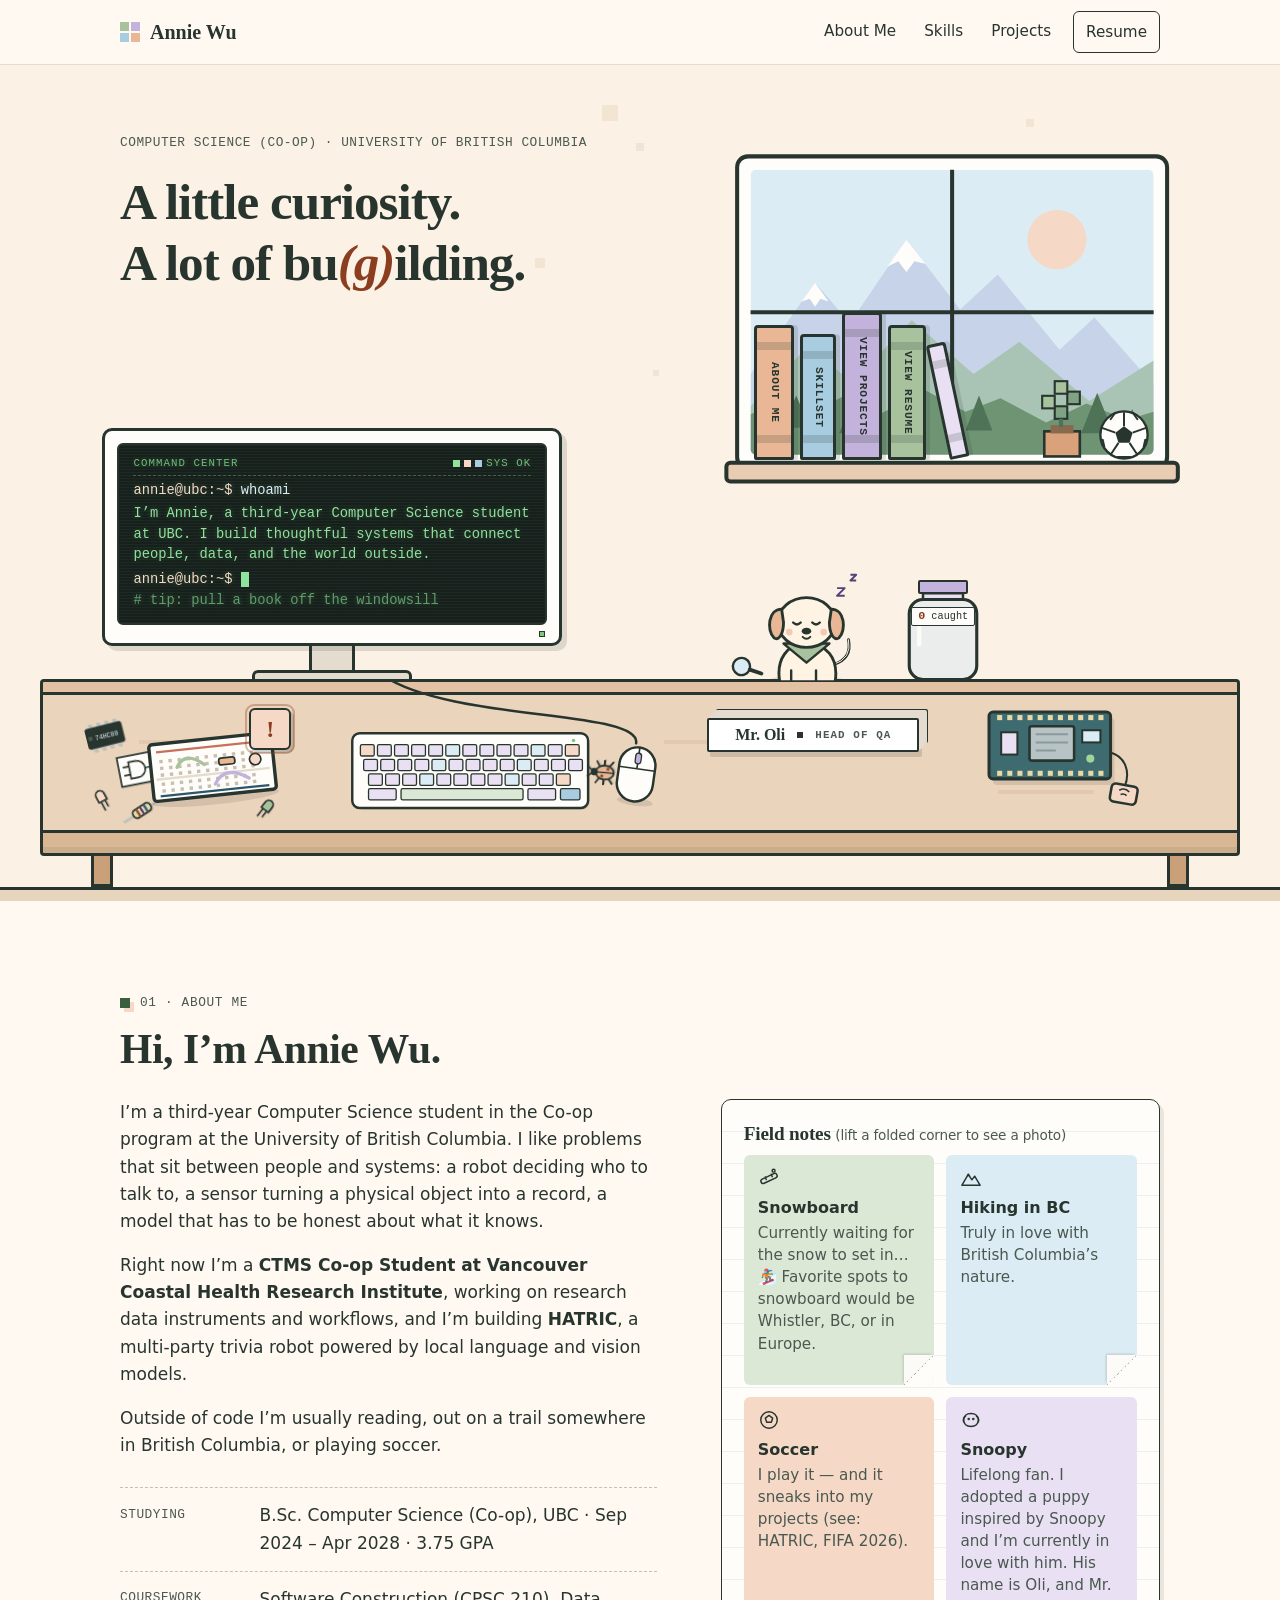
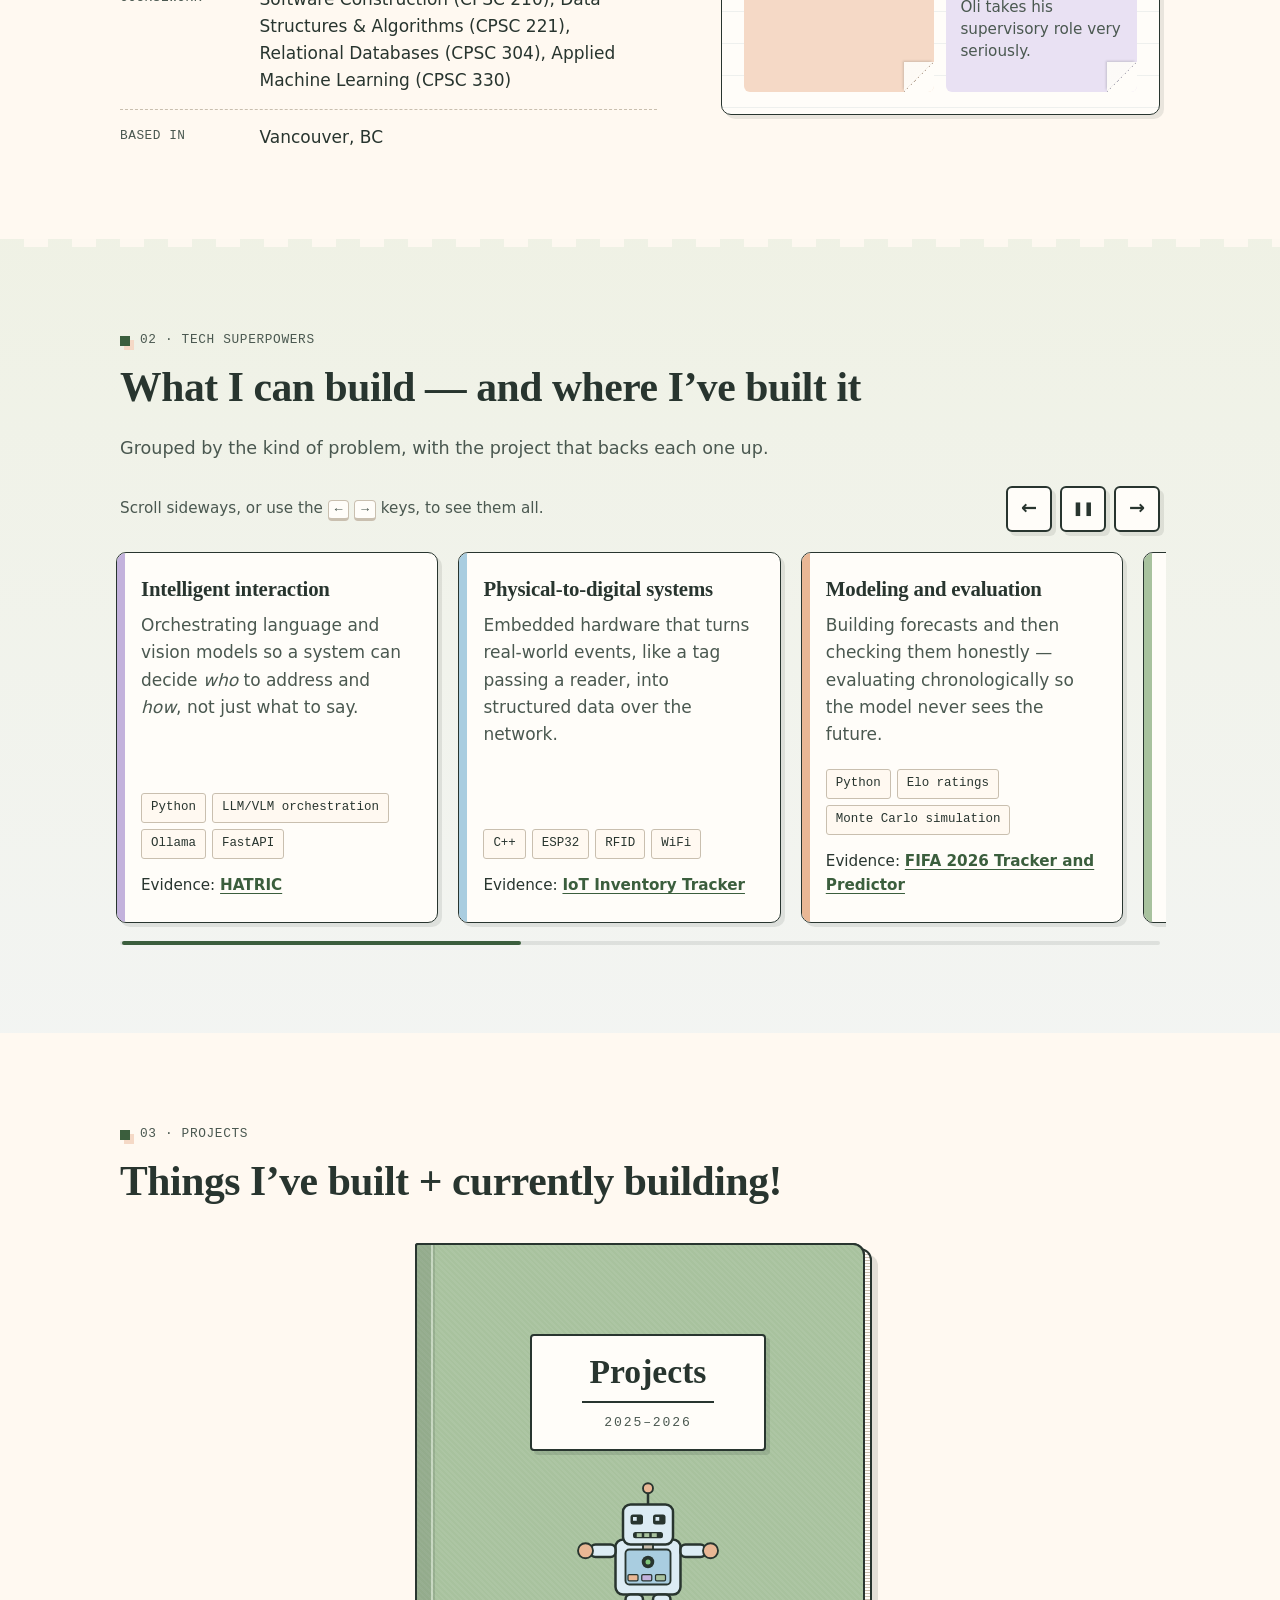
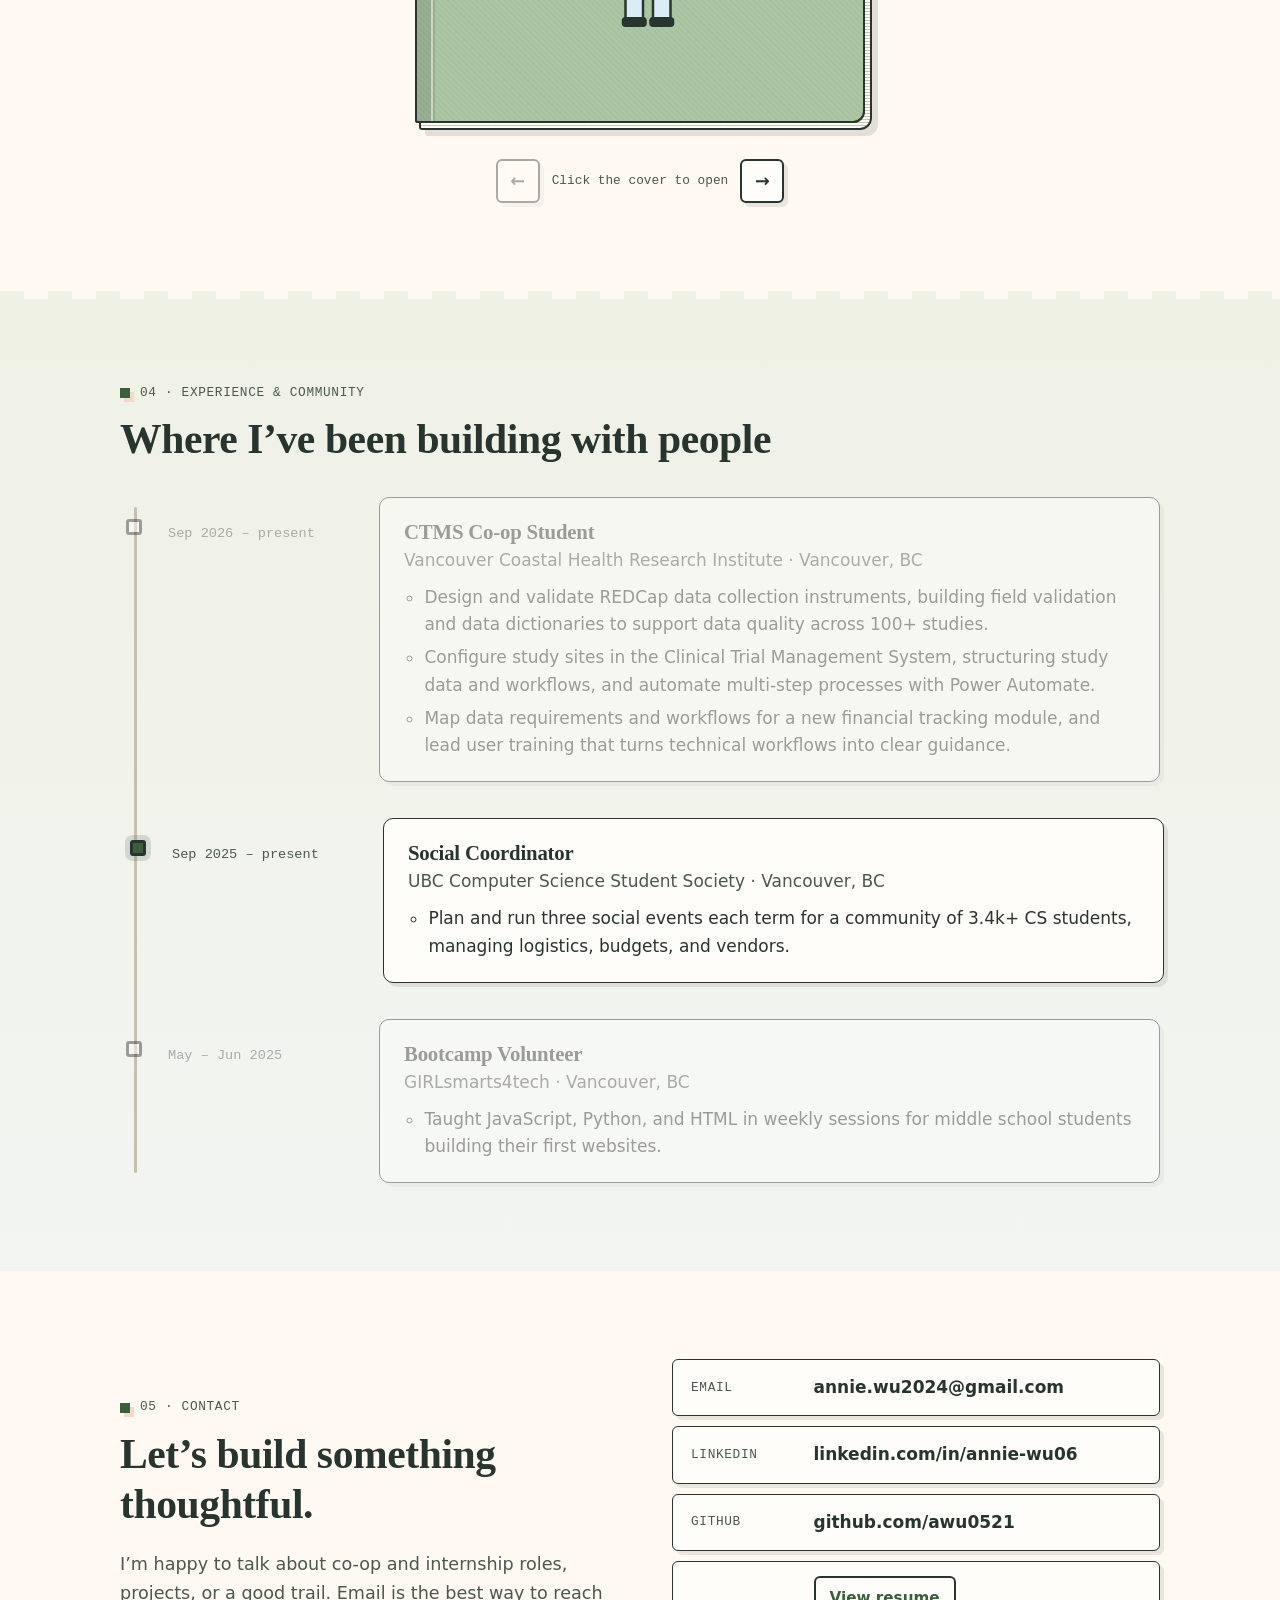
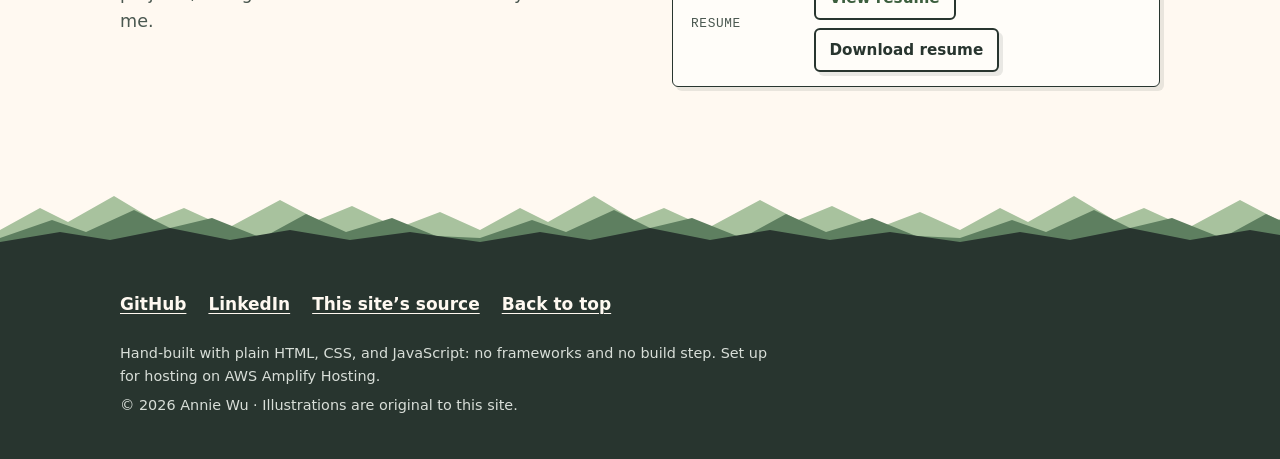
<file: index.html>
<!doctype html>
<html lang="en">
<head>
  <meta charset="utf-8">
  <meta name="viewport" content="width=device-width, initial-scale=1">
  <title>Annie Wu — Computer Science @ UBC | Software Developer, Vancouver</title>
  <link rel="canonical" href="https://anniewu.dev/">
  <meta name="description" content="Annie Wu is a third-year Computer Science (Co-op) student at UBC who builds thoughtful systems that connect people, data, and the world outside. Includes a small, optional Debug Playground.">
  <meta name="author" content="Annie Wu">
  <meta name="theme-color" content="#FFF9F1">
  <meta property="og:title" content="Annie Wu — Computer Science @ UBC | Software Developer, Vancouver">
  <meta property="og:description" content="Third-year CS student at UBC. I build thoughtful systems that connect people, data, and the world outside.">
  <meta property="og:type" content="website">
  <meta property="og:url" content="https://anniewu.dev/">
  <meta property="og:image" content="https://anniewu.dev/assets/og.jpg">
  <meta property="og:image:width" content="1200">
  <meta property="og:image:height" content="630">
  <meta property="og:image:alt" content="Annie Wu, Computer Science (Co-op) student at UBC">
  <meta name="twitter:card" content="summary_large_image">
  <meta name="twitter:title" content="Annie Wu — Computer Science @ UBC | Software Developer, Vancouver">
  <meta name="twitter:description" content="Third-year CS student at UBC. I build thoughtful systems that connect people, data, and the world outside.">
  <meta name="twitter:image" content="https://anniewu.dev/assets/og.jpg">
  <script type="application/ld+json">
  {
    "@context": "https://schema.org",
    "@type": "Person",
    "name": "Annie Wu",
    "url": "https://anniewu.dev/",
    "jobTitle": "Computer Science (Co-op) Student",
    "alumniOf": {
      "@type": "CollegeOrUniversity",
      "name": "University of British Columbia",
      "sameAs": "https://www.ubc.ca/"
    },
    "address": {
      "@type": "PostalAddress",
      "addressLocality": "Vancouver",
      "addressRegion": "BC",
      "addressCountry": "CA"
    },
    "sameAs": [
      "https://github.com/awu0521",
      "https://www.linkedin.com/in/annie-wu06"
    ],
    "knowsAbout": [
      "Python", "Java", "C++", "C", "JavaScript", "TypeScript", "SQL", "R",
      "FastAPI", "SQLite", "WebSockets", "React", "Next.js", "Expo", "Firebase", "HTML", "CSS", "Git",
      "Large language models", "Vision-language models", "Prompt engineering", "Agent orchestration",
      "Object-oriented programming", "Client-server architecture", "Embedded systems", "ESP32", "RFID",
      "Elo ratings", "Monte Carlo simulation", "Ollama", "REDCap", "Power Automate", "Figma"
    ]
  }
  </script>
  <link rel="icon" href="assets/favicon.svg" type="image/svg+xml">
  <link rel="stylesheet" href="styles.css?v=20261107v">
  <script>document.documentElement.classList.add('js');</script>
</head>
<body id="top">
  <a class="skip-link" href="#main">Skip to main content</a>

  <header class="site-header">
    <div class="wrap header-inner">
      <a class="brand" href="#top" aria-label="Annie Wu, back to top">
        <span class="brand-mark" aria-hidden="true"><i></i><i></i><i></i><i></i></span>
        Annie Wu
      </a>
      <button class="nav-toggle" type="button" aria-expanded="false" aria-controls="site-nav">
        <span class="nav-toggle-bars" aria-hidden="true"></span>
        Menu
      </button>
      <nav id="site-nav" class="site-nav" aria-label="Main">
        <ul>
          <li><a href="#about">About Me</a></li>
          <li><a href="#superpowers">Skills</a></li>
          <li><a href="#projects">Projects</a></li>
          <li><a class="nav-resume" href="Annie-Wu-Resume.pdf" target="_blank" rel="noopener">Resume<span class="visually-hidden"> (PDF, opens in a new tab)</span></a></li>
        </ul>
      </nav>
    </div>
  </header>

  <main id="main" tabindex="-1">

    <!-- ============ HERO: the whole room ============ -->
    <section class="hero" aria-labelledby="hero-title">
      <div class="room-wall">
        <div class="wrap room-grid">
          <div class="room-left">
            <div class="wall-text">
              <p class="eyebrow">Computer Science (Co-op) · University of British Columbia</p>
              <h1 id="hero-title">A little curiosity.<br>A lot of <span aria-hidden="true">bu<span class="bug-g">(g)</span>ilding</span><span class="visually-hidden">building (and debugging)</span>.</h1>
            </div>

          </div>

          <div class="room-right">
            <div class="window-unit">
            <div class="room-window">
              <svg viewBox="32 30 344 250" aria-hidden="true" focusable="false">
                <defs><clipPath id="room-win"><rect x="54" y="44" width="300" height="212" rx="4"/></clipPath></defs>
  <!-- window -->
  <rect x="44" y="34" width="320" height="232" rx="8" fill="#FFFDF9" stroke="#28352F" stroke-width="3"/>
  <g clip-path="url(#room-win)">
    <rect x="54" y="44" width="300" height="212" fill="#DCECF4"/>
    <circle cx="282" cy="96" r="22" fill="#F5D9C6"/>
    <!-- far range -->
    <path d="M54 196 102 128l26 30 42-62 40 52 28-26 46 56 26-24 44 50v52H54z" fill="#C7D3E8"/>
    <path d="m170 96 14 18-8-2-6 8-6-8-8 4zM102 128l10 14-6-2-4 6-4-6-6 2z" fill="#FFFDF9"/>
    <!-- mid range -->
    <path d="M54 220 96 176l34 26 44-46 46 40 34-24 52 44 48-30v70H54z" fill="#A9C4B4"/>
    <!-- trees / near ridge -->
    <path d="M54 256v-30l18-8 22 10 30-16 26 14 34-18 30 16 26-10 34 18 30-14 30 12 20-6v32z" fill="#6F9474"/>
    <g fill="#4F7356">
      <path d="m78 236 10-24 10 24z"/><path d="m120 240 12-30 12 30z"/><path d="m214 238 10-26 10 26z"/><path d="m300 240 12-30 12 30z"/><path d="m330 242 8-20 8 20z"/>
    </g>
  </g>
  <path d="M204 44v212M54 150h300" stroke="#28352F" stroke-width="3"/>
  <rect x="36" y="262" width="336" height="14" rx="3" fill="#E8CDB2" stroke="#28352F" stroke-width="3"/>

              </svg>
            </div>
            <div class="shelf shelf-sill">
              <nav class="shelf-books" aria-label="Quick links">
                <a class="book book-about" href="#about"><span class="book-label">About me</span></a>
                <a class="book book-skills" href="#superpowers"><span class="book-label">Skillset</span></a>
                <a class="book book-projects" href="#projects"><span class="book-label">View projects</span></a>
                <a class="book book-resume" href="Annie-Wu-Resume.pdf" target="_blank" rel="noopener"><span class="book-label">View resume</span><span class="visually-hidden"> (PDF, opens in a new tab)</span></a>
              </nav>
              <span class="book book-lean" aria-hidden="true"></span>
              <svg viewBox="484 94 44 80" aria-hidden="true" focusable="false" class="shelf-plant">  <g>
    <rect x="490" y="146" width="34" height="24" fill="#D9A27B" stroke="#28352F" stroke-width="2.5"/>
    <rect x="496" y="140" width="22" height="8" fill="#8A6A4E"/>
    <g stroke="#28352F" stroke-width="2">
      <rect x="500" y="122" width="12" height="12" fill="#7FA383"/>
      <rect x="488" y="112" width="12" height="12" fill="#A8C29E"/>
      <rect x="512" y="108" width="12" height="12" fill="#7FA383"/>
      <rect x="500" y="98" width="12" height="12" fill="#A8C29E"/>
    </g>
    <rect x="504" y="134" width="4" height="8" fill="#4F7356"/>
  </g></svg>
              <svg viewBox="-33 -33 66 65" class="shelf-ball" aria-hidden="true" focusable="false">
    
    <circle r="30" fill="#FFFDF9" stroke="#28352F" stroke-width="3"/>
    <path d="m0-11 11 8-4 13H-7l-4-13z" fill="#28352F"/>
    <path d="M0-11v-18M11-3l17-6M7 10l10 15M-7 10l-10 15M-11-3l-17-6" stroke="#28352F" stroke-width="2.5"/>
    <path d="M-12-27-17-20M12-27 17-20M27 6l-2 9M-27 6l2 9M-8 28H8" stroke="#28352F" stroke-width="2.5" stroke-linecap="round"/>
  </svg>
              <span class="shelf-plank" aria-hidden="true"></span>
            </div>
            </div>
          </div>
        </div>
      </div>

      <div class="desk-unit">
        <div class="desk" data-desk>
        <div class="desk-items">
          <svg class="mouse-cord" aria-hidden="true" focusable="false"><path data-mouse-cord d=""/></svg>
          <div class="desk-item item-computer">
            <div class="monitor">
              <div class="monitor-screen">
                <p class="term-bar" aria-hidden="true"><span>Command center</span><span class="term-status"><i></i><i></i><i></i> sys ok</span></p>
                <p class="term-line" aria-hidden="true"><span class="term-prompt">annie@ubc:~$</span> whoami</p>
                <p class="term-out">I’m Annie, a third-year Computer Science student at UBC. I build thoughtful systems that connect people, data, and the world outside.</p>
                <div class="term-dynamic" data-term-dynamic aria-hidden="true">
                  <p class="term-line"><span class="term-prompt">annie@ubc:~$</span> <span data-term-cmd></span><span class="term-cursor"></span></p>
                  <p class="term-note is-dim" data-term-out># tip: pull a book off the windowsill</p>
                </div>
              </div>
            </div>
            <span class="monitor-neck" aria-hidden="true"></span>
            <span class="monitor-base" aria-hidden="true"></span>
          </div>
          <div class="desk-item item-breadboard">
            <svg viewBox="-4 -4 116 66" aria-hidden="true" focusable="false">
    <ellipse cx="54" cy="52" rx="56" ry="6" fill="#28352F" opacity=".12"/>
    <rect width="108" height="50" rx="3" fill="#FFFDF9" stroke="#28352F" stroke-width="3"/>
    <path d="M6 7h96" stroke="#C9705A" stroke-width="2"/>
    <path d="M6 46h96" stroke="#2B566E" stroke-width="2"/>
    <rect x="4" y="30" width="100" height="2" fill="#E4DCCF"/>
    <g fill="#C9BFAF"><rect x="8" y="14" width="3" height="3"/><rect x="16" y="14" width="3" height="3"/><rect x="24" y="14" width="3" height="3"/><rect x="32" y="14" width="3" height="3"/><rect x="40" y="14" width="3" height="3"/><rect x="48" y="14" width="3" height="3"/><rect x="56" y="14" width="3" height="3"/><rect x="64" y="14" width="3" height="3"/><rect x="72" y="14" width="3" height="3"/><rect x="80" y="14" width="3" height="3"/><rect x="88" y="14" width="3" height="3"/><rect x="8" y="20" width="3" height="3"/><rect x="16" y="20" width="3" height="3"/><rect x="24" y="20" width="3" height="3"/><rect x="32" y="20" width="3" height="3"/><rect x="40" y="20" width="3" height="3"/><rect x="48" y="20" width="3" height="3"/><rect x="56" y="20" width="3" height="3"/><rect x="64" y="20" width="3" height="3"/><rect x="72" y="20" width="3" height="3"/><rect x="80" y="20" width="3" height="3"/><rect x="88" y="20" width="3" height="3"/><rect x="8" y="26" width="3" height="3"/><rect x="16" y="26" width="3" height="3"/><rect x="24" y="26" width="3" height="3"/><rect x="32" y="26" width="3" height="3"/><rect x="40" y="26" width="3" height="3"/><rect x="48" y="26" width="3" height="3"/><rect x="56" y="26" width="3" height="3"/><rect x="64" y="26" width="3" height="3"/><rect x="72" y="26" width="3" height="3"/><rect x="80" y="26" width="3" height="3"/><rect x="88" y="26" width="3" height="3"/><rect x="8" y="34" width="3" height="3"/><rect x="16" y="34" width="3" height="3"/><rect x="24" y="34" width="3" height="3"/><rect x="32" y="34" width="3" height="3"/><rect x="40" y="34" width="3" height="3"/><rect x="48" y="34" width="3" height="3"/><rect x="56" y="34" width="3" height="3"/><rect x="64" y="34" width="3" height="3"/><rect x="72" y="34" width="3" height="3"/><rect x="80" y="34" width="3" height="3"/><rect x="88" y="34" width="3" height="3"/><rect x="8" y="40" width="3" height="3"/><rect x="16" y="40" width="3" height="3"/><rect x="24" y="40" width="3" height="3"/><rect x="32" y="40" width="3" height="3"/><rect x="40" y="40" width="3" height="3"/><rect x="48" y="40" width="3" height="3"/><rect x="56" y="40" width="3" height="3"/><rect x="64" y="40" width="3" height="3"/><rect x="72" y="40" width="3" height="3"/><rect x="80" y="40" width="3" height="3"/><rect x="88" y="40" width="3" height="3"/></g>
    <path d="M23 22q8-14 24 0" fill="none" stroke="#A8C29E" stroke-width="3" stroke-linecap="round"/>
    <path d="M55 40q10-16 30-2" fill="none" stroke="#C3B2DC" stroke-width="3" stroke-linecap="round"/>
    <rect x="60" y="18" width="14" height="6" rx="2" fill="#E9B795" stroke="#28352F" stroke-width="1.5"/>
    <circle cx="92" cy="22" r="5" fill="#F5D9C6" stroke="#28352F" stroke-width="1.5"/>
  </svg>
            <a class="debug-bang" href="playground/index.html" target="_blank" rel="noopener" aria-describedby="debug-tip">
              <span aria-hidden="true">!</span>
              <span class="visually-hidden">Open the Debug Playground (opens in a new window)</span>
            </a>
            <span class="debug-tip" id="debug-tip" role="tooltip">A few tiny systems need a little help. Want to debug them with me?</span>
          </div>
          <span class="desk-item part part-note"><svg viewBox="0 0 40 30" aria-hidden="true" focusable="false"><rect x="1" y="1" width="38" height="28" fill="#FFFDF9" stroke="#28352F" stroke-width="1.6"/><path d="M11 7h7a8 8 0 0 1 0 16h-7z" fill="none" stroke="#28352F" stroke-width="1.6"/><path d="M5 11h6M5 19h6M26 15h8" stroke="#28352F" stroke-width="1.6"/></svg></span>
          <span class="desk-item part part-chip"><svg viewBox="0 0 34 24" aria-hidden="true" focusable="false"><g fill="#B7C3C4"><rect x="4" y="0" width="3" height="4"/><rect x="11" y="0" width="3" height="4"/><rect x="18" y="0" width="3" height="4"/><rect x="25" y="0" width="3" height="4"/><rect x="4" y="20" width="3" height="4"/><rect x="11" y="20" width="3" height="4"/><rect x="18" y="20" width="3" height="4"/><rect x="25" y="20" width="3" height="4"/></g><rect x="0" y="3" width="32" height="18" rx="2" fill="#28352F"/><circle cx="3.5" cy="12" r="2" fill="#4A5850"/><text x="17.5" y="14.5" text-anchor="middle" font-family="ui-monospace, Menlo, monospace" font-size="5.6" fill="#DCECF4">74HC00</text></svg></span>
          <span class="desk-item part part-led-a"><svg viewBox="0 0 12 22" aria-hidden="true" focusable="false"><path d="M4 12v9M8 12v7" stroke="#28352F" stroke-width="1.4"/><path d="M2 12V6a4 4 0 0 1 8 0v6z" fill="#F5D9C6" stroke="#28352F" stroke-width="1.6"/></svg></span>
          <span class="desk-item part part-led-b"><svg viewBox="0 0 12 22" aria-hidden="true" focusable="false"><path d="M4 12v9M8 12v7" stroke="#28352F" stroke-width="1.4"/><path d="M2 12V6a4 4 0 0 1 8 0v6z" fill="#A8C29E" stroke="#28352F" stroke-width="1.6"/></svg></span>
          <span class="desk-item part part-resistor"><svg viewBox="0 0 40 10" aria-hidden="true" focusable="false"><path d="M0 5h40" stroke="#B7C3C4" stroke-width="2"/><rect x="11" y="1" width="18" height="8" rx="3" fill="#E8D9A8" stroke="#28352F" stroke-width="1.5"/><rect x="15" y="1" width="2" height="8" fill="#84442A"/><rect x="19" y="1" width="2" height="8" fill="#574178"/><rect x="23" y="1" width="2" height="8" fill="#2B566E"/></svg></span>
          <span class="desk-item item-keyboard"><svg viewBox="-4 -4 300 100" aria-hidden="true" focusable="false"><rect x="4" y="6" width="288" height="88" rx="9" fill="#28352F" opacity=".12"/><rect x="0" y="0" width="290" height="92" rx="9" fill="#FFFDF9" stroke="#28352F" stroke-width="3"/><rect x="10" y="14" width="17" height="14" rx="2" fill="#F5D9C6" stroke="#28352F" stroke-width="1.6"/><rect x="31" y="14" width="17" height="14" rx="2" fill="#E9E1F3" stroke="#28352F" stroke-width="1.6"/><rect x="52" y="14" width="17" height="14" rx="2" fill="#E9E1F3" stroke="#28352F" stroke-width="1.6"/><rect x="73" y="14" width="17" height="14" rx="2" fill="#E9E1F3" stroke="#28352F" stroke-width="1.6"/><rect x="94" y="14" width="17" height="14" rx="2" fill="#E9E1F3" stroke="#28352F" stroke-width="1.6"/><rect x="115" y="14" width="17" height="14" rx="2" fill="#DCECF4" stroke="#28352F" stroke-width="1.6"/><rect x="136" y="14" width="17" height="14" rx="2" fill="#E9E1F3" stroke="#28352F" stroke-width="1.6"/><rect x="157" y="14" width="17" height="14" rx="2" fill="#E9E1F3" stroke="#28352F" stroke-width="1.6"/><rect x="178" y="14" width="17" height="14" rx="2" fill="#E9E1F3" stroke="#28352F" stroke-width="1.6"/><rect x="199" y="14" width="17" height="14" rx="2" fill="#E9E1F3" stroke="#28352F" stroke-width="1.6"/><rect x="220" y="14" width="17" height="14" rx="2" fill="#DCECF4" stroke="#28352F" stroke-width="1.6"/><rect x="241" y="14" width="17" height="14" rx="2" fill="#E9E1F3" stroke="#28352F" stroke-width="1.6"/><rect x="262" y="14" width="17" height="14" rx="2" fill="#F5D9C6" stroke="#28352F" stroke-width="1.6"/><rect x="14" y="32" width="17" height="14" rx="2" fill="#E9E1F3" stroke="#28352F" stroke-width="1.6"/><rect x="35" y="32" width="17" height="14" rx="2" fill="#E9E1F3" stroke="#28352F" stroke-width="1.6"/><rect x="56" y="32" width="17" height="14" rx="2" fill="#E9E1F3" stroke="#28352F" stroke-width="1.6"/><rect x="77" y="32" width="17" height="14" rx="2" fill="#E9E1F3" stroke="#28352F" stroke-width="1.6"/><rect x="98" y="32" width="17" height="14" rx="2" fill="#DCECF4" stroke="#28352F" stroke-width="1.6"/><rect x="119" y="32" width="17" height="14" rx="2" fill="#E9E1F3" stroke="#28352F" stroke-width="1.6"/><rect x="140" y="32" width="17" height="14" rx="2" fill="#E9E1F3" stroke="#28352F" stroke-width="1.6"/><rect x="161" y="32" width="17" height="14" rx="2" fill="#E9E1F3" stroke="#28352F" stroke-width="1.6"/><rect x="182" y="32" width="17" height="14" rx="2" fill="#E9E1F3" stroke="#28352F" stroke-width="1.6"/><rect x="203" y="32" width="17" height="14" rx="2" fill="#DCECF4" stroke="#28352F" stroke-width="1.6"/><rect x="224" y="32" width="17" height="14" rx="2" fill="#E9E1F3" stroke="#28352F" stroke-width="1.6"/><rect x="245" y="32" width="17" height="14" rx="2" fill="#E9E1F3" stroke="#28352F" stroke-width="1.6"/><rect x="266" y="32" width="17" height="14" rx="2" fill="#E9E1F3" stroke="#28352F" stroke-width="1.6"/><rect x="20" y="50" width="17" height="14" rx="2" fill="#E9E1F3" stroke="#28352F" stroke-width="1.6"/><rect x="41" y="50" width="17" height="14" rx="2" fill="#E9E1F3" stroke="#28352F" stroke-width="1.6"/><rect x="62" y="50" width="17" height="14" rx="2" fill="#E9E1F3" stroke="#28352F" stroke-width="1.6"/><rect x="83" y="50" width="17" height="14" rx="2" fill="#DCECF4" stroke="#28352F" stroke-width="1.6"/><rect x="104" y="50" width="17" height="14" rx="2" fill="#E9E1F3" stroke="#28352F" stroke-width="1.6"/><rect x="125" y="50" width="17" height="14" rx="2" fill="#E9E1F3" stroke="#28352F" stroke-width="1.6"/><rect x="146" y="50" width="17" height="14" rx="2" fill="#E9E1F3" stroke="#28352F" stroke-width="1.6"/><rect x="167" y="50" width="17" height="14" rx="2" fill="#E9E1F3" stroke="#28352F" stroke-width="1.6"/><rect x="188" y="50" width="17" height="14" rx="2" fill="#DCECF4" stroke="#28352F" stroke-width="1.6"/><rect x="209" y="50" width="17" height="14" rx="2" fill="#E9E1F3" stroke="#28352F" stroke-width="1.6"/><rect x="230" y="50" width="17" height="14" rx="2" fill="#E9E1F3" stroke="#28352F" stroke-width="1.6"/><rect x="251" y="50" width="17" height="14" rx="2" fill="#F5D9C6" stroke="#28352F" stroke-width="1.6"/><rect x="20" y="68" width="34" height="14" rx="2" fill="#E9E1F3" stroke="#28352F" stroke-width="1.6"/><rect x="60" y="68" width="150" height="14" rx="2" fill="#DCE8D6" stroke="#28352F" stroke-width="1.6"/><rect x="216" y="68" width="34" height="14" rx="2" fill="#E9E1F3" stroke="#28352F" stroke-width="1.6"/><rect x="256" y="68" width="24" height="14" rx="2" fill="#A9CDE0" stroke="#28352F" stroke-width="1.6"/><circle cx="272" cy="9" r="2.2" fill="#7FC77A"/></svg></span>
          <span class="desk-item item-mouse"><svg viewBox="-2 -2 56 76" aria-hidden="true" focusable="false"><ellipse cx="29" cy="68" rx="22" ry="5" fill="#28352F" opacity=".12"/><rect x="4" y="2" width="44" height="66" rx="22" fill="#FFFDF9" stroke="#28352F" stroke-width="3"/><path d="M26 2v26M4 28h44" stroke="#28352F" stroke-width="2"/><rect x="22.5" y="9" width="7" height="13" rx="3.5" fill="#C3B2DC" stroke="#28352F" stroke-width="1.6"/></svg></span>
          <span class="desk-item item-pup"><svg viewBox="-46 -56 136 119" aria-hidden="true" focusable="false">
    <ellipse cx="34" cy="62" rx="40" ry="8" fill="#28352F" opacity=".12"/>
    <!-- tail -->
    <path d="M62 44q20-6 16-26" stroke="#28352F" stroke-width="3" fill="none" stroke-linecap="round"/>
    <path d="M62 44q20-6 16-26" stroke="#FFF3E3" stroke-width="1" fill="none" stroke-linecap="round"/>
    <!-- body -->
    <path d="M6 62c-4-24 8-40 28-40s34 14 30 40z" fill="#FFF3E3" stroke="#28352F" stroke-width="3" stroke-linejoin="round"/>
    <path d="M18 62v-12M44 62v-12" stroke="#28352F" stroke-width="2.5" stroke-linecap="round"/>
    <!-- bandana -->
    <path d="M10 22h48l-24 20z" fill="#A8C29E" stroke="#28352F" stroke-width="2.5" stroke-linejoin="round"/>
    <!-- head -->
    <ellipse cx="34" cy="0" rx="30" ry="26" fill="#FFF3E3" stroke="#28352F" stroke-width="3"/>
    <!-- floppy ears -->
    <path d="M8-14c-14 0-16 22-8 30 6 4 10-6 10-16z" fill="#E9B795" stroke="#28352F" stroke-width="3" stroke-linejoin="round"/>
    <path d="M60-14c14 0 16 22 8 30-6 4-10-6-10-16z" fill="#E9B795" stroke="#28352F" stroke-width="3" stroke-linejoin="round"/>
    <!-- face: content, slightly sleepy -->
    <path d="M20 0q4 4 8 0M40 0q4 4 8 0" stroke="#28352F" stroke-width="2.5" fill="none" stroke-linecap="round"/>
    <ellipse cx="34" cy="9" rx="5" ry="3.5" fill="#28352F"/>
    <path d="M30 15q4 4 8 0" stroke="#28352F" stroke-width="2" fill="none" stroke-linecap="round"/>
    <circle cx="16" cy="10" r="3.5" fill="#F5C7B4"/><circle cx="52" cy="10" r="3.5" fill="#F5C7B4"/>
    <!-- tiny magnifying glass on the desk -->
    <g transform="translate(-34 46) rotate(-20)">
      <circle r="9" fill="#DCECF4" stroke="#28352F" stroke-width="2.5"/>
      <path d="M7 6l10 8" stroke="#28352F" stroke-width="4" stroke-linecap="round"/>
    </g>
    <!-- zzz -->
    <g fill="none" stroke="#574178" stroke-width="2" stroke-linejoin="round">
      <path d="M66-36h8l-8 8h8"/><path d="M80-50h6l-6 6h6"/>
    </g>
  </svg></span>
          <p class="desk-item item-nameplate"><span class="nameplate-name">Mr. Oli</span><span class="nameplate-sep" aria-hidden="true"></span><span class="nameplate-role">Head of QA</span></p>
          <div class="desk-item item-jar">
            <svg viewBox="0 0 64 84" aria-hidden="true" focusable="false">
              <path d="M16 13h32v5H16z" fill="#E9E1F3" stroke="#28352F" stroke-width="2"/>
              <rect x="5" y="18" width="54" height="64" rx="11" fill="#DCECF4" fill-opacity=".55" stroke="#28352F" stroke-width="2.5"/>
              <path d="M13 28v26" stroke="#FFFDF9" stroke-width="3.5" stroke-linecap="round" opacity=".9"/>
            </svg>
            <button class="jar-lid" type="button" data-jar-lid aria-describedby="jar-tip"><span class="visually-hidden">Release the bugs from the jar</span></button>
            <span class="jar-tip" id="jar-tip" role="tooltip">release bugs</span>
            <span class="jar-bugs" data-jar-bugs></span>
            <span class="jar-label"><b data-jar-count>0</b> caught</span>
            <span class="visually-hidden" role="status" aria-live="polite" data-jar-status></span>
          </div>
          <span class="desk-item item-board"><svg viewBox="-2 -2 156 100" aria-hidden="true" focusable="false">
    <rect x="4" y="6" width="120" height="66" rx="4" fill="#28352F" opacity=".12"/>
    <rect width="120" height="66" rx="4" fill="#3E6B70" stroke="#28352F" stroke-width="3"/>
    <rect x="40" y="14" width="44" height="34" rx="2" fill="#B7C3C4" stroke="#28352F" stroke-width="2.5"/>
    <path d="M46 22h32M46 30h32M46 38h20" stroke="#8C9A9B" stroke-width="2"/>
    <rect x="92" y="18" width="18" height="12" fill="#DCECF4" stroke="#28352F" stroke-width="2"/>
    <rect x="12" y="20" width="16" height="22" fill="#E9E1F3" stroke="#28352F" stroke-width="2"/>
    <circle cx="100" cy="46" r="4" fill="#9FD49A"/>
    <g fill="#E8D9A8">
      <rect x="8" y="58" width="5" height="5"/><rect x="18" y="58" width="5" height="5"/><rect x="28" y="58" width="5" height="5"/><rect x="38" y="58" width="5" height="5"/><rect x="48" y="58" width="5" height="5"/><rect x="58" y="58" width="5" height="5"/><rect x="68" y="58" width="5" height="5"/><rect x="78" y="58" width="5" height="5"/><rect x="88" y="58" width="5" height="5"/><rect x="98" y="58" width="5" height="5"/><rect x="108" y="58" width="5" height="5"/>
      <rect x="8" y="3" width="5" height="5"/><rect x="18" y="3" width="5" height="5"/><rect x="28" y="3" width="5" height="5"/><rect x="38" y="3" width="5" height="5"/><rect x="48" y="3" width="5" height="5"/><rect x="58" y="3" width="5" height="5"/><rect x="68" y="3" width="5" height="5"/><rect x="78" y="3" width="5" height="5"/><rect x="88" y="3" width="5" height="5"/><rect x="98" y="3" width="5" height="5"/><rect x="108" y="3" width="5" height="5"/>
    </g>
    <!-- RFID tag on a cord -->
    <path d="M120 40c14 4 20 18 14 34" stroke="#28352F" stroke-width="2" fill="none"/>
    <rect x="120" y="72" width="26" height="18" rx="4" fill="#F5D9C6" stroke="#28352F" stroke-width="2.5" transform="rotate(10 133 81)"/>
    <path d="M128 78q5-4 10 0M130 82q3-2 6 0" stroke="#28352F" stroke-width="1.6" fill="none" transform="rotate(10 133 81)"/>
  </svg></span>
        </div>
      </div>
        <div class="desk-front" aria-hidden="true"><span class="desk-leg leg-l"></span><span class="desk-leg leg-r"></span></div>
      </div>
      <div class="room-floor" aria-hidden="true"></div>
    </section>

    <!-- ============ ABOUT ============ -->
    <section class="section" id="about" aria-labelledby="about-title">
      <div class="wrap">
        <p class="section-kicker"><span class="block-dot" aria-hidden="true"></span>01 · About me</p>
        <h2 id="about-title">Hi, I’m Annie Wu.</h2>
        <div class="about-grid">
          <div class="about-text">
            <p>I’m a third-year Computer Science student in the Co-op program at the University of British Columbia. I like problems that sit between people and systems: a robot deciding who to talk to, a sensor turning a physical object into a record, a model that has to be honest about what it knows.</p>
            <p>Right now I’m a <strong>CTMS Co-op Student at Vancouver Coastal Health Research Institute</strong>, working on research data instruments and workflows, and I’m building <strong>HATRIC</strong>, a multi-party trivia robot powered by local language and vision models.</p>
            <p>Outside of code I’m usually reading, out on a trail somewhere in British Columbia, or playing soccer.</p>
            <dl class="facts">
              <div><dt>Studying</dt><dd>B.Sc. Computer Science (Co-op), UBC · Sep 2024 – Apr 2028 · 3.75 GPA</dd></div>
              <div><dt>Coursework</dt><dd>Software Construction (CPSC 210), Data Structures &amp; Algorithms (CPSC 221), Relational Databases (CPSC 304), Applied Machine Learning (CPSC 330)</dd></div>
              <div><dt>Based in</dt><dd>Vancouver, BC</dd></div>
            </dl>
          </div>

          <div class="field-notes" aria-labelledby="notes-title">
            <h3 id="notes-title" class="notes-title">Field notes <span>(lift a folded corner to see a photo)</span></h3>
            <ul class="notes">
              <li class="note note-sage flip" data-flip>
                <div class="flip-inner">
                  <div class="note-face note-front">
                    <svg class="note-icon" viewBox="0 0 24 24" aria-hidden="true"><rect x="2.5" y="10" width="19" height="5" rx="2.5" transform="rotate(-25 12 12.5)"/><path d="M8 10.8 9 13.6M14.5 7.8l1 2.8"/><circle cx="17" cy="4" r="1.6"/></svg>
                    <strong>Snowboard</strong>
                    <span>Currently waiting for the snow to set in… <span role="img" aria-label="snowboarder">🏂</span> Favorite spots to snowboard would be Whistler, BC, or in Europe.</span>
                  </div>
                  <figure class="note-face note-back">
                    <img src="assets/photos/snowboard.jpg" alt="Annie kneeling on a snowy slope beside her snowboard, with the city and a sea of clouds far below." loading="lazy" width="750" height="1000" style="object-position: 50% 70%;">
                  </figure>
                </div>
                <button class="flap" type="button" aria-pressed="false"><span class="visually-hidden">Flip the Snowboard card to see a photo</span></button>
              </li>
              <li class="note note-blue flip" data-flip>
                <div class="flip-inner">
                  <div class="note-face note-front">
                    <svg class="note-icon" viewBox="0 0 24 24" aria-hidden="true"><path d="M2 20 9 8l4 6 3-4 6 10z"/><path d="M8.2 9.4 9 8l1.4 2.1"/></svg>
                    <strong>Hiking in BC</strong>
                    <span>Truly in love with British Columbia’s nature.</span>
                  </div>
                  <figure class="note-face note-back">
                    <img src="assets/photos/chief.jpg" alt="Annie sitting on the granite summit of the Chief, looking out over the water and mountains under a cloudy sky." loading="lazy" width="750" height="1000" style="object-position: 40% 60%;">
                    <p class="photo-caption">Climbing a local hike: the Chief!</p>
                  </figure>
                </div>
                <button class="flap" type="button" aria-pressed="false"><span class="visually-hidden">Flip the Hiking in BC card to see a photo</span></button>
              </li>
              <li class="note note-peach flip" data-flip>
                <div class="flip-inner">
                  <div class="note-face note-front">
                    <svg class="note-icon" viewBox="0 0 24 24" aria-hidden="true"><circle cx="12" cy="12" r="9"/><path d="m12 7 4 3-1.5 4.5h-5L8 10z"/></svg>
                    <strong>Soccer</strong>
                    <span>I play it — and it sneaks into my projects (see: HATRIC, FIFA 2026).</span>
                  </div>
                  <figure class="note-face note-back">
                    <img src="assets/photos/fifa.jpg" alt="Annie in a yellow Colombia jersey in a packed stadium before a FIFA World Cup 2026 match." loading="lazy" width="750" height="1000" style="object-position: 50% 55%;">
                    <p class="photo-caption">Somehow got tickets to watch FIFA 2026 in my hometown in Canada</p>
                  </figure>
                </div>
                <button class="flap" type="button" aria-pressed="false"><span class="visually-hidden">Flip the Soccer card to see a photo</span></button>
              </li>
              <li class="note note-lavender flip" data-flip>
                <div class="flip-inner">
                  <div class="note-face note-front">
                    <svg class="note-icon" viewBox="0 0 24 24" aria-hidden="true"><path d="M4 12c0-4 3-7 8-7s8 3 8 7-3 7-8 7-8-3-8-7z"/><path d="M6 8c-2 1-3 4-2 6M18 8c2 1 3 4 2 6"/><circle cx="9.5" cy="11" r=".6"/><circle cx="14.5" cy="11" r=".6"/></svg>
                    <strong>Snoopy</strong>
                    <span>Lifelong fan. I adopted a puppy inspired by Snoopy and I’m currently in love with him. His name is Oli, and Mr. Oli takes his supervisory role very seriously.</span>
                  </div>
                  <figure class="note-face note-back">
                    <img src="assets/photos/oli.jpg" alt="Mr. Oli, a fluffy apricot puppy, sitting beside Annie’s laptop while she types." loading="lazy" width="750" height="1000" style="object-position: 72% 40%;">
                    <p class="photo-caption">Mr. Oli hard at work reviewing code!</p>
                  </figure>
                </div>
                <button class="flap" type="button" aria-pressed="false"><span class="visually-hidden">Flip the Snoopy card to see a photo</span></button>
              </li>
            </ul>
          </div>
        </div>
      </div>
    </section>

    <!-- ============ TECH SUPERPOWERS ============ -->
    <section class="section section-tint" id="superpowers" aria-labelledby="superpowers-title">
      <div class="wrap">
        <p class="section-kicker"><span class="block-dot" aria-hidden="true"></span>02 · Tech Superpowers</p>
        <h2 id="superpowers-title">What I can build — and where I’ve built it</h2>
        <p class="section-intro">Grouped by the kind of problem, with the project that backs each one up.</p>

        <div class="carousel" data-carousel>
          <div class="carousel-bar">
            <p class="carousel-hint" id="powers-hint">Scroll sideways, or use the <kbd>←</kbd> <kbd>→</kbd> keys, to see them all.</p>
            <div class="carousel-controls">
              <button class="carousel-btn" type="button" data-carousel-prev aria-controls="powers-track"><span aria-hidden="true">←</span><span class="visually-hidden">Previous skill</span></button>
              <button class="carousel-btn carousel-toggle" type="button" data-carousel-toggle aria-controls="powers-track"><span aria-hidden="true" data-toggle-icon>❚❚</span><span class="visually-hidden" data-toggle-label>Pause auto-scroll</span></button>
              <button class="carousel-btn" type="button" data-carousel-next aria-controls="powers-track"><span aria-hidden="true">→</span><span class="visually-hidden">Next skill</span></button>
            </div>
          </div>
          <ul class="carousel-track" id="powers-track" tabindex="0" aria-label="Tech superpowers" aria-describedby="powers-hint">
            <li class="power power-lavender">
              <h3>Intelligent interaction</h3>
              <p>Orchestrating language and vision models so a system can decide <em>who</em> to address and <em>how</em>, not just what to say.</p>
              <ul class="chips" aria-label="Technologies"><li>Python</li><li>LLM/VLM orchestration</li><li>Ollama</li><li>FastAPI</li></ul>
              <p class="evidence">Evidence: <a href="#project-hatric">HATRIC</a></p>
            </li>
            <li class="power power-blue">
              <h3>Physical-to-digital systems</h3>
              <p>Embedded hardware that turns real-world events, like a tag passing a reader, into structured data over the network.</p>
              <ul class="chips" aria-label="Technologies"><li>C++</li><li>ESP32</li><li>RFID</li><li>WiFi</li></ul>
              <p class="evidence">Evidence: <a href="#project-inventory">IoT Inventory Tracker</a></p>
            </li>
            <li class="power power-peach">
              <h3>Modeling and evaluation</h3>
              <p>Building forecasts and then checking them honestly — evaluating chronologically so the model never sees the future.</p>
              <ul class="chips" aria-label="Technologies"><li>Python</li><li>Elo ratings</li><li>Monte Carlo simulation</li></ul>
              <p class="evidence">Evidence: <a href="#project-fifa">FIFA 2026 Tracker and Predictor</a></p>
            </li>
            <li class="power power-sage">
              <h3>Application design and dependable data</h3>
              <p>Clean object-oriented structure, data that survives a restart, and validation and workflows that keep records trustworthy.</p>
              <ul class="chips" aria-label="Technologies"><li>Java</li><li>OOP</li><li>JSON</li><li>Validation</li><li>Workflows</li></ul>
              <p class="evidence">Evidence: <a href="#project-trek">TrackTheTrek</a> and my <a href="#experience">co-op at VCHRI</a></p>
            </li>
            <li class="power power-lavender power-tool">
              <h3>Languages</h3>
              <p>The languages I write in.</p>
              <ul class="chips" aria-label="Technologies"><li>Python</li><li>Java</li><li>C++</li><li>C</li><li>JavaScript</li><li>TypeScript</li><li>SQL</li><li>R</li></ul>
            </li>
            <li class="power power-blue power-tool">
              <h3>Web &amp; backend</h3>
              <p>Servers, data, and front ends.</p>
              <ul class="chips" aria-label="Technologies"><li>FastAPI</li><li>SQLite</li><li>WebSockets</li><li>React</li><li>Next.js</li><li>Expo</li><li>Firebase</li><li>HTML</li><li>CSS</li><li>Git</li></ul>
            </li>
            <li class="power power-peach power-tool">
              <h3>Concepts</h3>
              <p>Ideas I work with day to day.</p>
              <ul class="chips" aria-label="Technologies"><li>LLMs</li><li>VLMs</li><li>Prompt engineering</li><li>Agent orchestration</li><li>OOP</li><li>Client-server</li><li>Embedded systems</li></ul>
            </li>
            <li class="power power-sage power-tool">
              <h3>Tools</h3>
              <p>What else is on the workbench.</p>
              <ul class="chips" aria-label="Technologies"><li>Ollama</li><li>REDCap</li><li>Power Automate</li><li>Figma</li><li>Excel</li></ul>
            </li>
          </ul>
          <div class="carousel-progress" aria-hidden="true"><i data-carousel-progress></i></div>
        </div>
      </div>
    </section>

    <!-- ============ PROJECTS ============ -->
    <section class="section" id="projects" aria-labelledby="projects-title">
      <div class="wrap">
        <p class="section-kicker"><span class="block-dot" aria-hidden="true"></span>03 · Projects</p>
        <h2 id="projects-title">Things I’ve built + currently building!</h2>

        <div class="pb" data-pbook>
          <div class="pb-viewport">
            <div class="pb-book" data-pb-book data-open="false" data-side="right" tabindex="0" role="region" aria-roledescription="book" aria-label="Projects book. Click a page, swipe, or use the arrow keys to turn pages.">
              <!-- book thickness under the closed cover -->
              <div class="pb-thick" aria-hidden="true"></div>
              <!-- back cover board (under the right-hand pages) -->
              <div class="pb-board" aria-hidden="true"></div>
              <!-- last page: sits on the back cover, under every leaf -->
              <div class="pb-base pb-paper pb-paper-right" data-pb-face>
                <div class="pb-content pb-end">
                  <p class="pb-end-title">The end (for now)</p>
                  <p class="pb-end-text">More experiments and half-finished ideas live on my GitHub.</p>
                  <a class="btn btn-small" href="https://github.com/awu0521" target="_blank" rel="noopener">GitHub profile</a>
                </div>
              </div>
              <!-- front cover: front = cover art, back = inside cover with contents -->
              <div class="pb-leaf pb-leaf-cover" data-pb-leaf>
                <div class="pb-face pb-front pb-cover" data-pb-face>
                  <div class="pb-cover-plate">
                    <p class="pb-cover-title">Projects</p>
                    <span class="pb-cover-rule" aria-hidden="true"></span>
                    <p class="pb-cover-year">2025–2026</p>
                  </div>
                  <svg class="pb-cover-art" viewBox="40 60 120 124" aria-hidden="true" focusable="false">
                    <rect x="74" y="110" width="52" height="44" rx="6" fill="#DCECF4" stroke="#28352F" stroke-width="2"/>
                    <rect x="80" y="82" width="40" height="32" rx="6" fill="#DCECF4" stroke="#28352F" stroke-width="2"/>
                    <line x1="100" y1="82" x2="100" y2="72" stroke="#28352F" stroke-width="2"/>
                    <circle cx="100" cy="69" r="4" fill="#E9B795" stroke="#28352F" stroke-width="1.5"/>
                    <rect x="86" y="90" width="10" height="8" rx="2" fill="#28352F"/>
                    <rect x="104" y="90" width="10" height="8" rx="2" fill="#28352F"/>
                    <rect x="88" y="92" width="3" height="3" fill="#DCECF4"/>
                    <rect x="106" y="92" width="3" height="3" fill="#DCECF4"/>
                    <rect x="88" y="104" width="24" height="5" rx="2" fill="#28352F"/>
                    <rect x="91" y="105" width="4" height="3" fill="#A8C29E"/>
                    <rect x="97" y="105" width="4" height="3" fill="#A8C29E"/>
                    <rect x="103" y="105" width="4" height="3" fill="#A8C29E"/>
                    <rect x="96" y="114" width="8" height="6" fill="#C9BFAF" stroke="#28352F" stroke-width="1.5"/>
                    <rect x="54" y="114" width="20" height="10" rx="4" fill="#DCECF4" stroke="#28352F" stroke-width="2"/>
                    <rect x="126" y="114" width="20" height="10" rx="4" fill="#DCECF4" stroke="#28352F" stroke-width="2"/>
                    <circle cx="50" cy="119" r="6" fill="#E9B795" stroke="#28352F" stroke-width="1.5"/>
                    <circle cx="150" cy="119" r="6" fill="#E9B795" stroke="#28352F" stroke-width="1.5"/>
                    <rect x="82" y="118" width="36" height="28" rx="3" fill="#A9CDE0" stroke="#28352F" stroke-width="1.5"/>
                    <circle cx="100" cy="128" r="5" fill="#28352F"/>
                    <circle cx="100" cy="128" r="2" fill="#7FC77A"/>
                    <rect x="84" y="138" width="8" height="5" rx="1" fill="#E9B795" stroke="#28352F" stroke-width="1"/>
                    <rect x="95" y="138" width="8" height="5" rx="1" fill="#C3B2DC" stroke="#28352F" stroke-width="1"/>
                    <rect x="106" y="138" width="8" height="5" rx="1" fill="#A8C29E" stroke="#28352F" stroke-width="1"/>
                    <rect x="82" y="154" width="14" height="22" rx="4" fill="#DCECF4" stroke="#28352F" stroke-width="2"/>
                    <rect x="104" y="154" width="14" height="22" rx="4" fill="#DCECF4" stroke="#28352F" stroke-width="2"/>
                    <rect x="79" y="172" width="20" height="8" rx="3" fill="#28352F"/>
                    <rect x="101" y="172" width="20" height="8" rx="3" fill="#28352F"/>
                  </svg>
                </div>
                <div class="pb-face pb-back pb-inside" data-pb-face>
                  <div class="pb-endpaper">
                    <div class="pb-content">
                      <p class="pb-page-num">Contents</p>
                      <ol class="pb-toc" data-pb-toc></ol>
                    </div>
                  </div>
                </div>
              </div>
              <!-- project leaves: real HTML so the text is in the page source; script.js turns them -->
              <div class="pb-leaf" data-pb-leaf>
                <div class="pb-face pb-front pb-paper pb-paper-right" data-pb-face>
                  <div class="pb-content">
                    <p class="pb-page-num">01 / 06</p>
                    <div class="book-project-head"><h3>HATRIC: LLM/VLM Trivia Robot</h3><span class="status status-progress">In progress</span></div>
                    <p class="book-meta">Oct 2026 – present</p>
                    <dl class="book-dl">
                      <dt>The problem</dt><dd>A robot hosting a game for several people has to decide who to address, where to look, and how to gesture — not just what to say.</dd>
                      <dt>What I'm doing</dt><dd>Multi-party LLM agent in async Python; on-device VLM via Ollama reads webcam frames to steer gaze; FastAPI/WebSocket server with SQLite drives a web avatar and an ESP32.</dd>
                      <dt>Currently working with</dt><dd><ul class="chips"><li>Python</li><li>Ollama</li><li>FastAPI</li><li>WebSockets</li><li>SQLite</li><li>ESP32</li></ul></dd>
                    </dl>
                  </div>
                </div>
                <div class="pb-face pb-back pb-paper pb-paper-left" data-pb-face>
                  <div class="pb-content">
                    <p class="pb-page-num">02 / 06</p>
                    <div class="book-project-head"><h3>IoT Inventory Tracker</h3><span class="status status-done">Built</span></div>
                    <p class="book-meta">Jun – Aug 2026</p>
                    <dl class="book-dl">
                      <dt>The problem</dt><dd>Logging physical items by hand is slow and error-prone.</dd>
                      <dt>What I did</dt><dd>ESP32 reads RFID tags in real time; client-server over WiFi turns each scan into a structured inventory record.</dd>
                      <dt>Built with</dt><dd><ul class="chips"><li>C++</li><li>Arduino</li><li>ESP32</li><li>RFID</li><li>TypeScript</li></ul></dd>
                      <dt>Outcome</dt><dd>A working hardware-to-software pipeline.</dd>
                    </dl>
                    <div class="book-links"><a class="btn btn-small" href="https://github.com/awu0521/inventory-tracker" target="_blank" rel="noopener">GitHub</a></div>
                  </div>
                </div>
              </div>
              <div class="pb-leaf" data-pb-leaf>
                <div class="pb-face pb-front pb-paper pb-paper-right" data-pb-face>
                  <div class="pb-content">
                    <p class="pb-page-num">03 / 06</p>
                    <div class="book-project-head"><h3>FIFA 2026 Tracker and Predictor</h3><span class="status status-done">Built</span></div>
                    <p class="book-meta">Jun – Jul 2026</p>
                    <dl class="book-dl">
                      <dt>The problem</dt><dd>Forecast the 2026 World Cup winner without fooling myself about accuracy.</dd>
                      <dt>What I did</dt><dd>Python engine: Elo ratings seeded from FIFA rankings + 200,000 Monte Carlo simulations of the remaining bracket.</dd>
                      <dt>Built with</dt><dd><ul class="chips"><li>Python</li><li>Elo ratings</li><li>Monte Carlo simulation</li></ul></dd>
                      <dt>How I checked it</dt><dd><p class="stat"><span class="stat-num">83.8%</span> <span class="stat-label">of decisive matches called correctly</span></p></dd>
                    </dl>
                    <div class="book-links"><a class="btn btn-small" href="https://github.com/awu0521/fifa2026" target="_blank" rel="noopener">GitHub</a></div>
                  </div>
                </div>
                <div class="pb-face pb-back pb-paper pb-paper-left" data-pb-face>
                  <div class="pb-content">
                    <p class="pb-page-num">04 / 06</p>
                    <div class="book-project-head"><h3>TrackTheTrek</h3><span class="status status-done">Built</span></div>
                    <p class="book-meta">Jul – Sep 2025</p>
                    <dl class="book-dl">
                      <dt>The problem</dt><dd>I wanted a simple way to keep track of hikes around BC.</dd>
                      <dt>What I did</dt><dd>Java desktop hiking tracker with an OOP class hierarchy; hikes saved to/loaded from JSON so the trail log persists between sessions.</dd>
                      <dt>Built with</dt><dd><ul class="chips"><li>Java</li><li>OOP</li><li>JSON persistence</li></ul></dd>
                      <dt>Outcome</dt><dd>A desktop app whose trail log is still there the next time it opens.</dd>
                    </dl>
                    <div class="book-links"><a class="btn btn-small" href="https://github.com/awu0521/TrackTheTrek" target="_blank" rel="noopener">GitHub</a></div>
                  </div>
                </div>
              </div>
              <div class="pb-leaf" data-pb-leaf>
                <div class="pb-face pb-front pb-paper pb-paper-right" data-pb-face>
                  <div class="pb-content">
                    <p class="pb-page-num">05 / 06</p>
                    <div class="book-project-head"><h3>Save Our Foods</h3><span class="status status-done">Built</span></div>
                    <p class="book-meta">2025 · Hackathon</p>
                    <dl class="book-dl">
                      <dt>The problem</dt><dd>Food waste from near-expiry items that never get sold or used.</dd>
                      <dt>What I did</dt><dd>Full-stack Next.js marketplace where sellers list near-expiry food; Gemini AI reads item photos to suggest names, expiry dates, and fair prices; buyers get a PDF receipt on checkout.</dd>
                      <dt>Built with</dt><dd><ul class="chips"><li>Next.js</li><li>Supabase</li><li>Gemini AI</li><li>TypeScript</li></ul></dd>
                    </dl>
                    <div class="book-links"><a class="btn btn-small" href="https://github.com/hackscholar/save-our-foods" target="_blank" rel="noopener">GitHub</a></div>
                  </div>
                </div>
                <div class="pb-face pb-back pb-paper pb-paper-left" data-pb-face>
                  <div class="pb-content">
                    <p class="pb-page-num">06 / 06</p>
                    <div class="book-project-head"><h3>How Cooked Are You?</h3><span class="status status-done">Built</span></div>
                    <p class="book-meta">2025 · Hackathon</p>
                    <dl class="book-dl">
                      <dt>The problem</dt><dd>UBC CS students need a fun, honest way to gauge how overwhelmed they are by upcoming deadlines.</dd>
                      <dt>What I did</dt><dd>Next.js web app: enter assignments with weights and due dates (or import a .ics schedule), get a “how cooked” score, an auto-generated study schedule, and an .ics export for Google/Apple/Outlook Calendar.</dd>
                      <dt>Built with</dt><dd><ul class="chips"><li>Next.js</li><li>TypeScript</li><li>iCal</li></ul></dd>
                    </dl>
                    <div class="book-links"><a class="btn btn-small" href="https://github.com/awu0521/how-cooked-are-you" target="_blank" rel="noopener">GitHub</a></div>
                  </div>
                </div>
              </div>
            </div>
          </div>

          <div class="book-controls">
            <button class="book-btn" type="button" data-book-prev aria-label="Previous page" disabled><span aria-hidden="true">←</span></button>
            <span class="book-indicator" data-book-indicator aria-live="polite">Click the cover to open</span>
            <button class="book-btn" type="button" data-book-next aria-label="Open the book"><span aria-hidden="true">→</span></button>
          </div>
        </div>
      </div>
    </section>

    <!-- ============ EXPERIENCE ============ -->
    <section class="section section-tint" id="experience" aria-labelledby="experience-title">
      <div class="wrap">
        <p class="section-kicker"><span class="block-dot" aria-hidden="true"></span>04 · Experience &amp; Community</p>
        <h2 id="experience-title">Where I’ve been building with people</h2>

        <ol class="timeline">
          <li class="role">
            <div class="role-when">Sep 2026 – present</div>
            <div class="role-card">
              <h3>CTMS Co-op Student</h3>
              <p class="role-org">Vancouver Coastal Health Research Institute · Vancouver, BC</p>
              <ul>
                <li>Design and validate REDCap data collection instruments, building field validation and data dictionaries to support data quality across 100+ studies.</li>
                <li>Configure study sites in the Clinical Trial Management System, structuring study data and workflows, and automate multi-step processes with Power Automate.</li>
                <li>Map data requirements and workflows for a new financial tracking module, and lead user training that turns technical workflows into clear guidance.</li>
              </ul>
            </div>
          </li>
          <li class="role">
            <div class="role-when">Sep 2025 – present</div>
            <div class="role-card">
              <h3>Social Coordinator</h3>
              <p class="role-org">UBC Computer Science Student Society · Vancouver, BC</p>
              <ul>
                <li>Plan and run three social events each term for a community of 3.4k+ CS students, managing logistics, budgets, and vendors.</li>
              </ul>
            </div>
          </li>
          <li class="role">
            <div class="role-when">May – Jun 2025</div>
            <div class="role-card">
              <h3>Bootcamp Volunteer</h3>
              <p class="role-org">GIRLsmarts4tech · Vancouver, BC</p>
              <ul>
                <li>Taught JavaScript, Python, and HTML in weekly sessions for middle school students building their first websites.</li>
              </ul>
            </div>
          </li>
        </ol>
      </div>
    </section>

    <!-- ============ CONTACT ============ -->
    <section class="section contact" id="contact" aria-labelledby="contact-title">
      <div class="wrap contact-grid">
        <div>
          <p class="section-kicker"><span class="block-dot" aria-hidden="true"></span>05 · Contact</p>
          <h2 id="contact-title">Let’s build something thoughtful.</h2>
          <p class="section-intro">I’m happy to talk about co-op and internship roles, projects, or a good trail. Email is the best way to reach me.</p>
        </div>
        <ul class="contact-list">
          <li><a class="contact-item" href="mailto:annie.wu2024@gmail.com"><span class="contact-kind">Email</span><span class="contact-value">annie.wu2024@gmail.com</span></a></li>
          <li><a class="contact-item" href="https://linkedin.com/in/annie-wu06" target="_blank" rel="noopener"><span class="contact-kind">LinkedIn</span><span class="contact-value">linkedin.com/in/annie-wu06</span><span class="visually-hidden"> (opens in a new tab)</span></a></li>
          <li><a class="contact-item" href="https://github.com/awu0521" target="_blank" rel="noopener"><span class="contact-kind">GitHub</span><span class="contact-value">github.com/awu0521</span><span class="visually-hidden"> (opens in a new tab)</span></a></li>
          <li class="contact-resume">
            <span class="contact-kind">Resume</span>
            <span class="contact-actions">
              <a class="btn btn-small" href="Annie-Wu-Resume.pdf" target="_blank" rel="noopener">View resume<span class="visually-hidden"> (PDF, opens in a new tab)</span></a>
              <a class="btn btn-small btn-secondary" href="Annie-Wu-Resume.pdf" download="Annie-Wu-Resume.pdf">Download resume<span class="visually-hidden"> (PDF)</span></a>
            </span>
          </li>
        </ul>
      </div>
    </section>
  </main>

  <footer class="site-footer">
    <div class="mountains" aria-hidden="true"></div>
    <div class="wrap footer-inner">
      <ul class="footer-links">
        <li><a href="https://github.com/awu0521" target="_blank" rel="noopener">GitHub<span class="visually-hidden"> (opens in a new tab)</span></a></li>
        <li><a href="https://linkedin.com/in/annie-wu06" target="_blank" rel="noopener">LinkedIn<span class="visually-hidden"> (opens in a new tab)</span></a></li>
        <li><a href="https://github.com/awu0521/anniewu.dev" target="_blank" rel="noopener">This site’s source<span class="visually-hidden"> (opens in a new tab)</span></a></li>
        <li><a href="#top">Back to top</a></li>
      </ul>
      <!-- Update this note after the Amplify deployment is verified. -->
      <p class="footer-note">Hand-built with plain HTML, CSS, and JavaScript: no frameworks and no build step. Set up for hosting on AWS Amplify Hosting.</p>
      <p class="footer-note">© 2026 Annie Wu · Illustrations are original to this site.</p>
    </div>
  </footer>

  <aside class="qa-toast" id="qa-toast" aria-labelledby="qa-toast-title" hidden>
    <svg class="qa-avatar" viewBox="0 0 64 60" width="56" height="52" aria-hidden="true">
      <path d="M12 14C0 14-2 34 6 40c6 3 9-6 9-15z" fill="#E9B795" stroke="#28352F" stroke-width="2.5" stroke-linejoin="round"/>
      <path d="M52 14c12 0 14 20 6 26-6 3-9-6-9-15z" fill="#E9B795" stroke="#28352F" stroke-width="2.5" stroke-linejoin="round"/>
      <ellipse cx="32" cy="28" rx="22" ry="20" fill="#FFF3E3" stroke="#28352F" stroke-width="2.5"/>
      <circle cx="24" cy="25" r="3" fill="#28352F"/><circle cx="40" cy="25" r="3" fill="#28352F"/>
      <ellipse cx="32" cy="34" rx="4.5" ry="3" fill="#28352F"/>
      <path d="M12 46h40l-20 13z" fill="#A8C29E" stroke="#28352F" stroke-width="2.5" stroke-linejoin="round"/>
    </svg>
    <div class="qa-body">
      <p class="qa-title" id="qa-toast-title">QA report from Mr. Oli</p>
      <p class="qa-text"><span data-qa-count>3 bugs</span> spotted in the workshop. They need fixing!</p>
      <a class="btn btn-small btn-primary" href="playground/index.html" target="_blank" rel="noopener" data-qa-go>Help debug <span aria-hidden="true">↗</span><span class="visually-hidden"> (opens in a new window)</span></a>
    </div>
    <button class="qa-close" type="button" data-qa-close><span aria-hidden="true">×</span><span class="visually-hidden">Dismiss Mr. Oli’s QA report</span></button>
  </aside>

  <button class="qa-bang" id="qa-bang" type="button" hidden>
    <span aria-hidden="true">!</span>
    <span class="visually-hidden" data-bang-label>Open Mr. Oli’s QA report</span>
  </button>

  <script src="script.js?v=20261110a" defer></script>
</body>
</html>
</file>
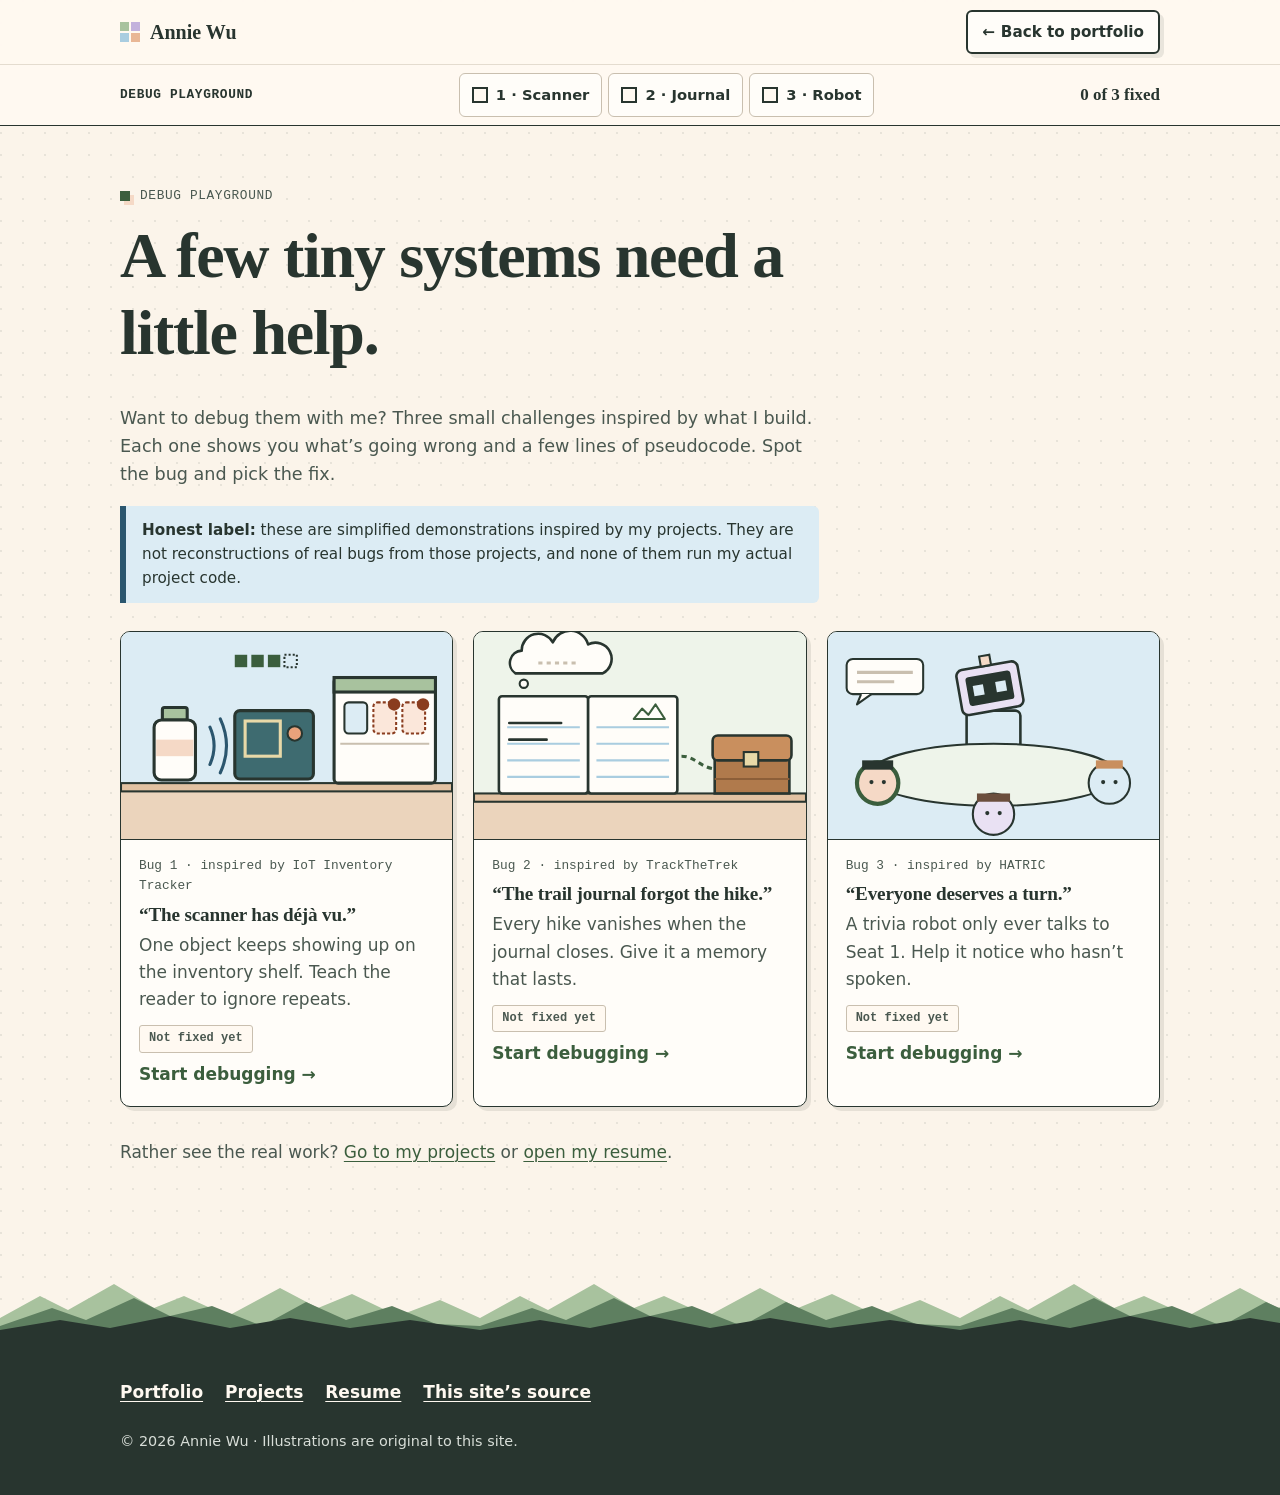
<file: playground/index.html>
<!doctype html>
<html lang="en">
<head>
  <meta charset="utf-8">
  <meta name="viewport" content="width=device-width, initial-scale=1">
  <title>Debug Playground · Annie Wu</title>
  <link rel="canonical" href="https://anniewu.dev/playground/index.html">
  <meta name="description" content="Annie Wu's Debug Playground: three tiny interactive systems, inspired by her projects, that need a little help.">
  <meta name="theme-color" content="#FFF9F1">
  <link rel="icon" href="../assets/favicon.svg" type="image/svg+xml">
  <link rel="stylesheet" href="../styles.css?v=20261107u">
  <script>document.documentElement.classList.add('js');</script>
</head>
<body class="pg-page">
  <a class="skip-link" href="#main">Skip to main content</a>

  <header class="site-header">
    <div class="wrap header-inner">
      <a class="brand" href="../index.html" aria-label="Annie Wu, back to the portfolio">
        <span class="brand-mark" aria-hidden="true"><i></i><i></i><i></i><i></i></span>
        Annie Wu
      </a>
      <a class="btn btn-small btn-secondary" href="../index.html"><span aria-hidden="true">←</span> Back to portfolio</a>
    </div>
  </header>

  <nav class="pg-subnav" aria-label="Debug Playground">
    <div class="wrap pg-subnav-inner">
      <a class="pg-home" href="index.html" aria-current="page">Debug Playground</a>
      <ol class="pg-steps">
        <li><a href="scanner.html" data-chip="scanner"><span class="chip-box" aria-hidden="true"></span>1 · Scanner<span class="visually-hidden" data-chip-state> (not fixed yet)</span></a></li>
        <li><a href="journal.html" data-chip="journal"><span class="chip-box" aria-hidden="true"></span>2 · Journal<span class="visually-hidden" data-chip-state> (not fixed yet)</span></a></li>
        <li><a href="robot.html" data-chip="robot"><span class="chip-box" aria-hidden="true"></span>3 · Robot<span class="visually-hidden" data-chip-state> (not fixed yet)</span></a></li>
      </ol>
      <p class="pg-count"><span data-fixed-count>0</span> of 3 fixed</p>
    </div>
  </nav>

  <main id="main" tabindex="-1" class="pg-main">
    <div class="wrap">
      <header class="pg-hub-head">
        <p class="section-kicker"><span class="block-dot" aria-hidden="true"></span>Debug Playground</p>
        <h1>A few tiny systems need a little help.</h1>
        <p class="section-intro">Want to debug them with me? Three small challenges inspired by what I build. Each one shows you what’s going wrong and a few lines of pseudocode. Spot the bug and pick the fix.</p>
        <p class="disclaimer"><strong>Honest label:</strong> these are simplified demonstrations inspired by my projects. They are not reconstructions of real bugs from those projects, and none of them run my actual project code.</p>
      </header>
      <ol class="pg-cards" aria-label="The three bugs">
          <li class="pg-card">
            <img src="../assets/pg-scanner.svg" width="320" height="200" alt="Illustration: a water bottle at an RFID reader, with the same bottle on the inventory shelf three times.">
            <div class="pg-card-body">
              <p class="scenario-num">Bug 1 · inspired by IoT Inventory Tracker</p>
              <h2><a href="scanner.html">“The scanner has déjà vu.”</a></h2>
              <p>One object keeps showing up on the inventory shelf. Teach the reader to ignore repeats.</p>
              <p class="pg-card-foot"><span class="status-badge" data-status="scanner">Not fixed yet</span> <span class="pg-card-cta" aria-hidden="true">Start debugging →</span></p>
            </div>
          </li>
          <li class="pg-card">
            <img src="../assets/pg-journal.svg" width="320" height="200" alt="Illustration: an open trail journal, a thought cloud, and a storage chest.">
            <div class="pg-card-body">
              <p class="scenario-num">Bug 2 · inspired by TrackTheTrek</p>
              <h2><a href="journal.html">“The trail journal forgot the hike.”</a></h2>
              <p>Every hike vanishes when the journal closes. Give it a memory that lasts.</p>
              <p class="pg-card-foot"><span class="status-badge" data-status="journal">Not fixed yet</span> <span class="pg-card-cta" aria-hidden="true">Start debugging →</span></p>
            </div>
          </li>
          <li class="pg-card">
            <img src="../assets/pg-robot.svg" width="320" height="200" alt="Illustration: a blocky robot at a round table looking at one of three players.">
            <div class="pg-card-body">
              <p class="scenario-num">Bug 3 · inspired by HATRIC</p>
              <h2><a href="robot.html">“Everyone deserves a turn.”</a></h2>
              <p>A trivia robot only ever talks to Seat 1. Help it notice who hasn’t spoken.</p>
              <p class="pg-card-foot"><span class="status-badge" data-status="robot">Not fixed yet</span> <span class="pg-card-cta" aria-hidden="true">Start debugging →</span></p>
            </div>
          </li>
      </ol>
      <p class="pg-hub-foot">Rather see the real work? <a href="../index.html#projects">Go to my projects</a> or <a href="../Annie-Wu-Resume.pdf" target="_blank" rel="noopener">open my resume<span class="visually-hidden"> (PDF, opens in a new tab)</span></a>.</p>
    </div>
  </main>

  <footer class="site-footer pg-footer">
    <div class="mountains" aria-hidden="true"></div>
    <div class="wrap footer-inner">
      <ul class="footer-links">
        <li><a href="../index.html">Portfolio</a></li>
        <li><a href="../index.html#projects">Projects</a></li>
        <li><a href="../Annie-Wu-Resume.pdf" target="_blank" rel="noopener">Resume<span class="visually-hidden"> (PDF, opens in a new tab)</span></a></li>
        <li><a href="https://github.com/awu0521/anniewu.dev" target="_blank" rel="noopener">This site’s source<span class="visually-hidden"> (opens in a new tab)</span></a></li>
      </ul>
      <p class="footer-note">© 2026 Annie Wu · Illustrations are original to this site.</p>
    </div>
  </footer>

  <script src="../script.js?v=20261107u" defer></script>
</body>
</html>
</file>
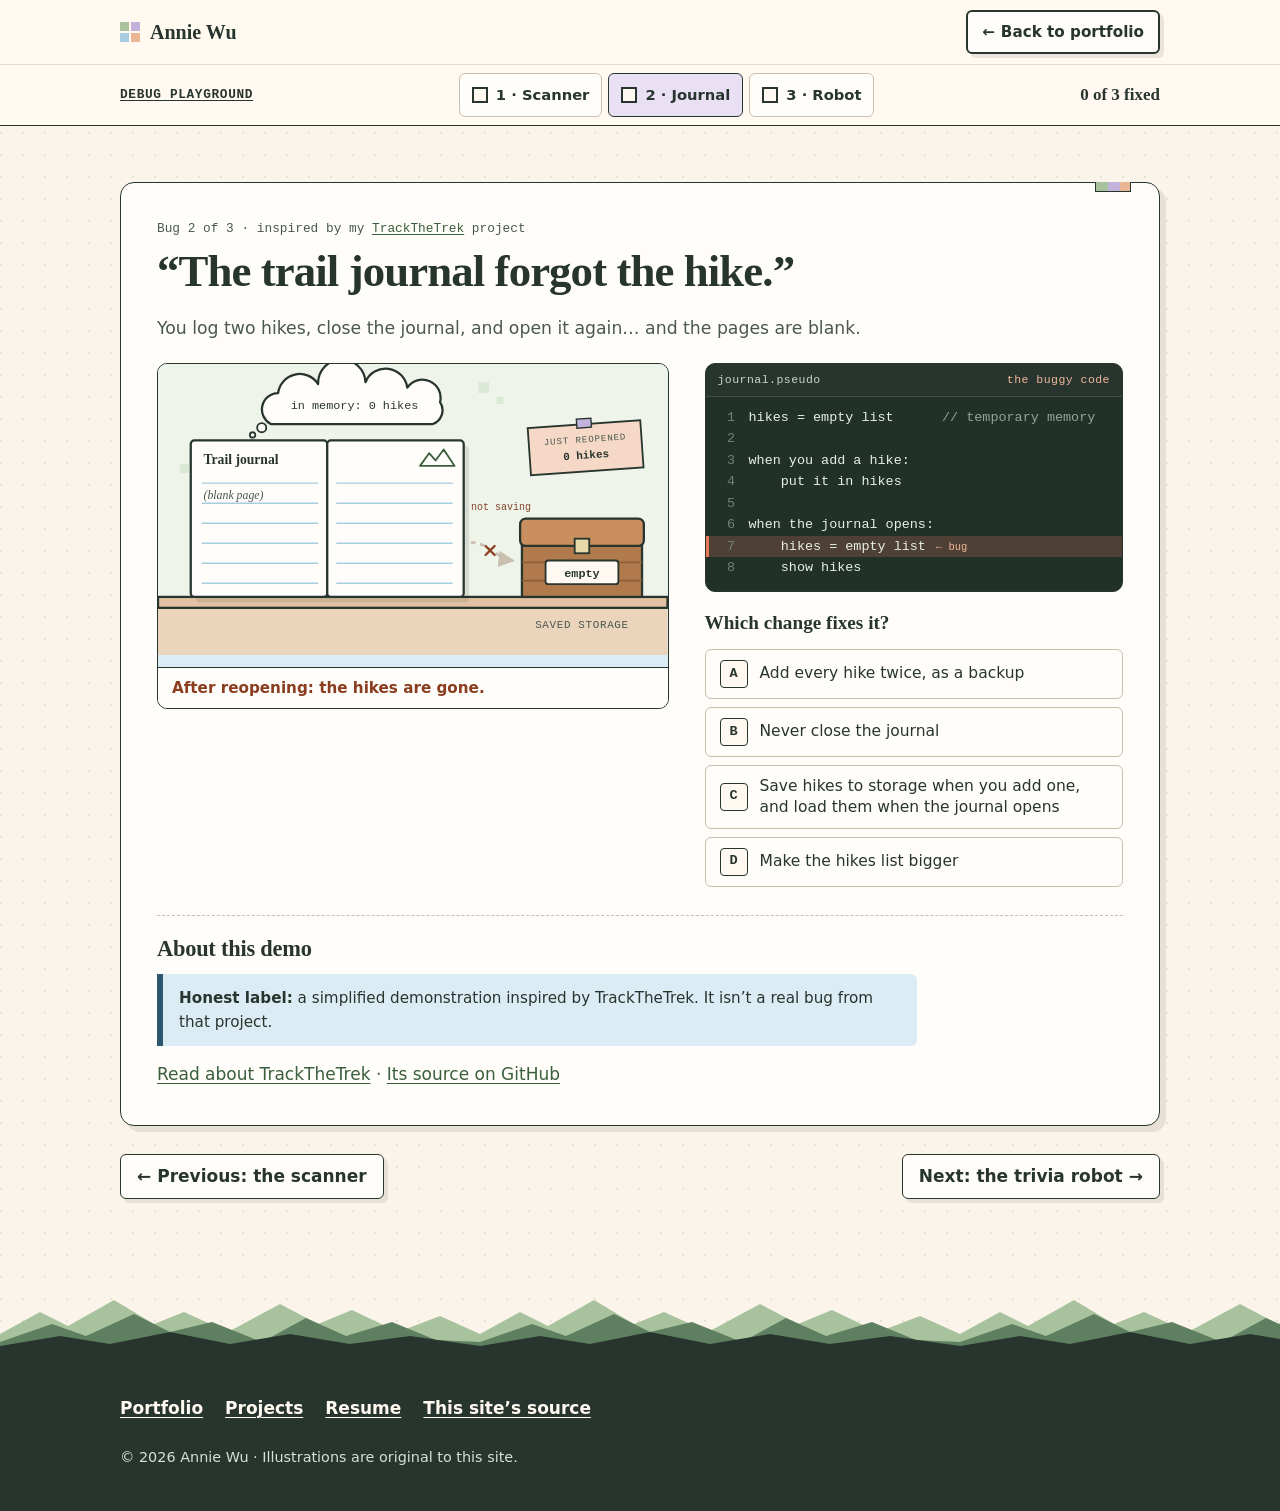
<file: playground/journal.html>
<!doctype html>
<html lang="en">
<head>
  <meta charset="utf-8">
  <meta name="viewport" content="width=device-width, initial-scale=1">
  <title>The trail journal forgot the hike · Debug Playground · Annie Wu</title>
  <meta name="description" content="Bug 2 of Annie Wu's Debug Playground: fix a trail journal that forgets every hike when it closes.">
  <meta name="theme-color" content="#FFF9F1">
  <link rel="icon" href="../assets/favicon.svg" type="image/svg+xml">
  <link rel="stylesheet" href="../styles.css?v=20261107u">
  <script>document.documentElement.classList.add('js');</script>
</head>
<body class="pg-page">
  <a class="skip-link" href="#main">Skip to main content</a>

  <header class="site-header">
    <div class="wrap header-inner">
      <a class="brand" href="../index.html" aria-label="Annie Wu, back to the portfolio">
        <span class="brand-mark" aria-hidden="true"><i></i><i></i><i></i><i></i></span>
        Annie Wu
      </a>
      <a class="btn btn-small btn-secondary" href="../index.html"><span aria-hidden="true">←</span> Back to portfolio</a>
    </div>
  </header>

  <nav class="pg-subnav" aria-label="Debug Playground">
    <div class="wrap pg-subnav-inner">
      <a class="pg-home" href="index.html">Debug Playground</a>
      <ol class="pg-steps">
        <li><a href="scanner.html" data-chip="scanner"><span class="chip-box" aria-hidden="true"></span>1 · Scanner<span class="visually-hidden" data-chip-state> (not fixed yet)</span></a></li>
        <li><a href="journal.html" data-chip="journal" aria-current="page"><span class="chip-box" aria-hidden="true"></span>2 · Journal<span class="visually-hidden" data-chip-state> (not fixed yet)</span></a></li>
        <li><a href="robot.html" data-chip="robot"><span class="chip-box" aria-hidden="true"></span>3 · Robot<span class="visually-hidden" data-chip-state> (not fixed yet)</span></a></li>
      </ol>
      <p class="pg-count"><span data-fixed-count>0</span> of 3 fixed</p>
    </div>
  </nav>

  <main id="main" tabindex="-1" class="pg-main">
    <div class="wrap">
      <article class="scenario scenario-page" id="scenario-journal" aria-labelledby="journal-title" data-scenario="journal">
        <header class="scenario-head">
          <p class="scenario-num">Bug 2 of 3 · inspired by my <a href="../index.html#projects">TrackTheTrek</a> project</p>
          <h1 id="journal-title">“The trail journal forgot the hike.”</h1>
          <p class="scenario-problem">You log two hikes, close the journal, and open it again… and the pages are blank.</p>
        </header>

        <noscript><p class="pg-error">The quiz needs JavaScript. The rest of the portfolio works without it.</p></noscript>

        <div class="quiz-grid">
          <figure class="scene-frame quiz-scene">
            <svg class="scene journal-scene" viewBox="0 0 560 320" role="img" aria-labelledby="journal-scene-title">
              <title id="journal-scene-title">The trail journal right after it was reopened, a thought cloud for temporary memory, and a storage chest for saved data. Before the fix, nothing reaches the chest and the journal is blank. After the fix, two hikes are saved and loaded back.</title>
              <defs>
                <marker id="pipe-arrow" viewBox="0 0 8 8" refX="7" refY="4" markerWidth="6" markerHeight="6" orient="auto">
                  <path d="M0 0 8 4 0 8z" class="pipe-head"/>
                </marker>
              </defs>

              <!-- room + desk -->
              <rect width="560" height="320" fill="#EEF4EA"/>
              <g fill="#DCE8D6"><rect x="352" y="20" width="12" height="12"/><rect x="372" y="36" width="8" height="8"/><rect x="24" y="110" width="10" height="10"/></g>
              <rect y="262" width="560" height="58" fill="#EBD4BC"/>
              <rect y="256" width="560" height="12" fill="#E2C2A2" stroke="#28352F" stroke-width="2.5"/>

              <!-- temporary memory cloud -->
              <g transform="translate(40 8)">
                <path d="M84 58 A18 18 0 0 1 92 24 A24 24 0 0 1 136 14 A26 26 0 0 1 188 12 A24 24 0 0 1 234 18 A20 20 0 0 1 270 34 A16 16 0 0 1 262 58 Z" fill="#FFFDF9" stroke="#28352F" stroke-width="2.5" stroke-linejoin="round"/>
                <text x="176" y="42" text-anchor="middle" class="cloud-text"><tspan class="quiz-bug">in memory: 0 hikes</tspan><tspan class="quiz-fix">loaded: 2 hikes</tspan></text>
                <circle cx="74" cy="62" r="5" fill="#FFFDF9" stroke="#28352F" stroke-width="2"/>
                <circle cx="64" cy="70" r="3" fill="#FFFDF9" stroke="#28352F" stroke-width="2"/>
              </g>

              <!-- notebook -->
              <rect x="42" y="90" width="300" height="172" rx="4" fill="#28352F" opacity=".12"/>
              <rect x="36" y="84" width="150" height="172" rx="4" fill="#FFFDF9" stroke="#28352F" stroke-width="2.5"/>
              <rect x="186" y="84" width="150" height="172" rx="4" fill="#FFFDF9" stroke="#28352F" stroke-width="2.5"/>
              <g stroke="#A9CDE0" stroke-width="1.5">
                <path d="M48 131h128M48 153h128M48 175h128M48 197h128M48 219h128M48 241h128"/>
                <path d="M196 131h128M196 153h128M196 175h128M196 197h128M196 219h128M196 241h128"/>
              </g>
              <text x="50" y="110" class="page-heading">Trail journal</text>
              <g transform="translate(288 92)" fill="none" stroke="#3B5E3D" stroke-width="2" stroke-linejoin="round">
                <path d="m0 20 10-14 7 8 9-12 12 18z"/>
              </g>
              <text x="50" y="148" class="page-empty quiz-bug">(blank page)</text>
              <g class="quiz-fix">
                <text x="50" y="148" class="page-entry">Mossy Switchback Loop</text>
                <text x="50" y="170" class="page-km">4.2 km</text>
                <text x="50" y="192" class="page-entry">Cedar Ridge Trail</text>
                <text x="50" y="214" class="page-km">7.8 km</text>
              </g>

              <!-- the pipe from journal to storage -->
              <path class="pipe" d="M344 196 C 362 196, 372 214, 390 216" marker-end="url(#pipe-arrow)"/>
              <text x="344" y="160" class="pipe-label"><tspan class="quiz-bug">not saving</tspan><tspan class="quiz-fix">saving</tspan></text>
              <g class="pipe-x quiz-bug" stroke="#8A3D1F" stroke-width="2.5" stroke-linecap="round"><path d="M360 200l10 10M370 200l-10 10"/></g>

              <!-- storage chest -->
              <g class="chest">
                <rect x="400" y="198" width="132" height="58" fill="#B07A4C" stroke="#28352F" stroke-width="2.5"/>
                <path d="M400 218h132M400 238h132" stroke="#8C5E38" stroke-width="2"/>
                <rect x="398" y="170" width="136" height="30" rx="6" fill="#C98F5E" stroke="#28352F" stroke-width="2.5"/>
                <rect x="458" y="192" width="16" height="16" fill="#E8D9A8" stroke="#28352F" stroke-width="2"/>
                <rect x="426" y="216" width="80" height="26" rx="3" fill="#FFF9F1" stroke="#28352F" stroke-width="2"/>
                <text x="466" y="234" text-anchor="middle" class="chest-count"><tspan class="quiz-bug">empty</tspan><tspan class="quiz-fix">2 hikes</tspan></text>
              </g>
              <text x="466" y="290" text-anchor="middle" class="scene-label">SAVED STORAGE</text>

              <!-- mode sticky note -->
              <g transform="rotate(-4 470 92)">
                <rect x="408" y="66" width="124" height="52" fill="#F5D9C6" stroke="#28352F" stroke-width="2"/>
                <rect x="462" y="60" width="16" height="10" fill="#C3B2DC" stroke="#28352F" stroke-width="1.5"/>
                <text x="470" y="86" text-anchor="middle" class="note-kicker">JUST REOPENED</text>
                <text x="470" y="104" text-anchor="middle" class="note-text"><tspan class="quiz-bug">0 hikes</tspan><tspan class="quiz-fix">2 hikes ✓</tspan></text>
              </g>
            </svg>
            <figcaption class="scene-caption"><span class="quiz-bug">After reopening: the hikes are gone.</span><span class="quiz-fix">After reopening: both hikes are back.</span></figcaption>
          </figure>

          <div class="quiz-panel">
            <div class="code-card">
              <p class="code-card-head"><span>journal.pseudo</span><span data-code-title>the buggy code</span></p>
              <pre class="code quiz-bug"><code><span class="ln">hikes = empty list      <span class="cmt">// temporary memory</span></span><span class="ln"></span><span class="ln">when you add a hike:</span><span class="ln">    put it in hikes</span><span class="ln"></span><span class="ln">when the journal opens:</span><span class="ln is-bug">    hikes = empty list</span><span class="ln">    show hikes</span></code></pre>
              <pre class="code quiz-fix"><code><span class="ln">hikes = empty list      <span class="cmt">// temporary memory</span></span><span class="ln"></span><span class="ln">when you add a hike:</span><span class="ln">    put it in hikes</span><span class="ln is-new">    save hikes to storage</span><span class="ln"></span><span class="ln">when the journal opens:</span><span class="ln is-new">    hikes = load hikes from storage</span><span class="ln">    show hikes</span></code></pre>
            </div>

            <fieldset class="quiz">
              <legend>Which change fixes it?</legend>
              <div class="quiz-options">
                <button class="quiz-option" type="button" data-option data-why="Two copies in temporary memory still disappear together when the journal closes.">Add every hike twice, as a backup</button>
                <button class="quiz-option" type="button" data-option data-why="That only hides the problem. Closing the app or refreshing the page still wipes everything.">Never close the journal</button>
                <button class="quiz-option" type="button" data-option data-correct data-why="Hikes are now written to storage that survives closing, and read back in when the journal opens.">Save hikes to storage when you add one, and load them when the journal opens</button>
                <button class="quiz-option" type="button" data-option data-why="The list isn’t too small. It gets wiped and nothing is saved anywhere it could come back from.">Make the hikes list bigger</button>
              </div>
            </fieldset>
            <p class="feedback" data-feedback role="status" aria-live="polite"></p>
            <button class="btn btn-ghost" type="button" data-quiz-reset hidden>Try it again</button>
          </div>
        </div>

        <section class="explain-section" aria-label="About this bug">
          <h2 class="quiz-bug">About this demo</h2>
          <h2 class="quiz-fix">What was the bug?</h2>
          <p class="quiz-fix">The hikes only lived in temporary memory, which is wiped when the journal closes. The fix saves them somewhere that lasts and loads them back on open. The real TrackTheTrek app does this with a JSON file.</p>
          <p class="disclaimer"><strong>Honest label:</strong> a simplified demonstration inspired by TrackTheTrek. It isn’t a real bug from that project.</p>
          <p><a href="../index.html#projects">Read about TrackTheTrek</a> · <a href="https://github.com/awu0521/TrackTheTrek" target="_blank" rel="noopener">Its source on GitHub<span class="visually-hidden"> (opens in a new tab)</span></a></p>
        </section>
      </article>

      <nav class="pg-pager" aria-label="Scenario pages">
        <a href="scanner.html"><span aria-hidden="true">←</span> Previous: the scanner</a>
        <a href="robot.html">Next: the trivia robot <span aria-hidden="true">→</span></a>
      </nav>
    </div>
  </main>

  <footer class="site-footer pg-footer">
    <div class="mountains" aria-hidden="true"></div>
    <div class="wrap footer-inner">
      <ul class="footer-links">
        <li><a href="../index.html">Portfolio</a></li>
        <li><a href="../index.html#projects">Projects</a></li>
        <li><a href="../Annie-Wu-Resume.pdf" target="_blank" rel="noopener">Resume<span class="visually-hidden"> (PDF, opens in a new tab)</span></a></li>
        <li><a href="https://github.com/awu0521/anniewu.dev" target="_blank" rel="noopener">This site’s source<span class="visually-hidden"> (opens in a new tab)</span></a></li>
      </ul>
      <p class="footer-note">© 2026 Annie Wu · Illustrations are original to this site.</p>
    </div>
  </footer>

  <script src="../script.js?v=20261107u" defer></script>
</body>
</html>
</file>
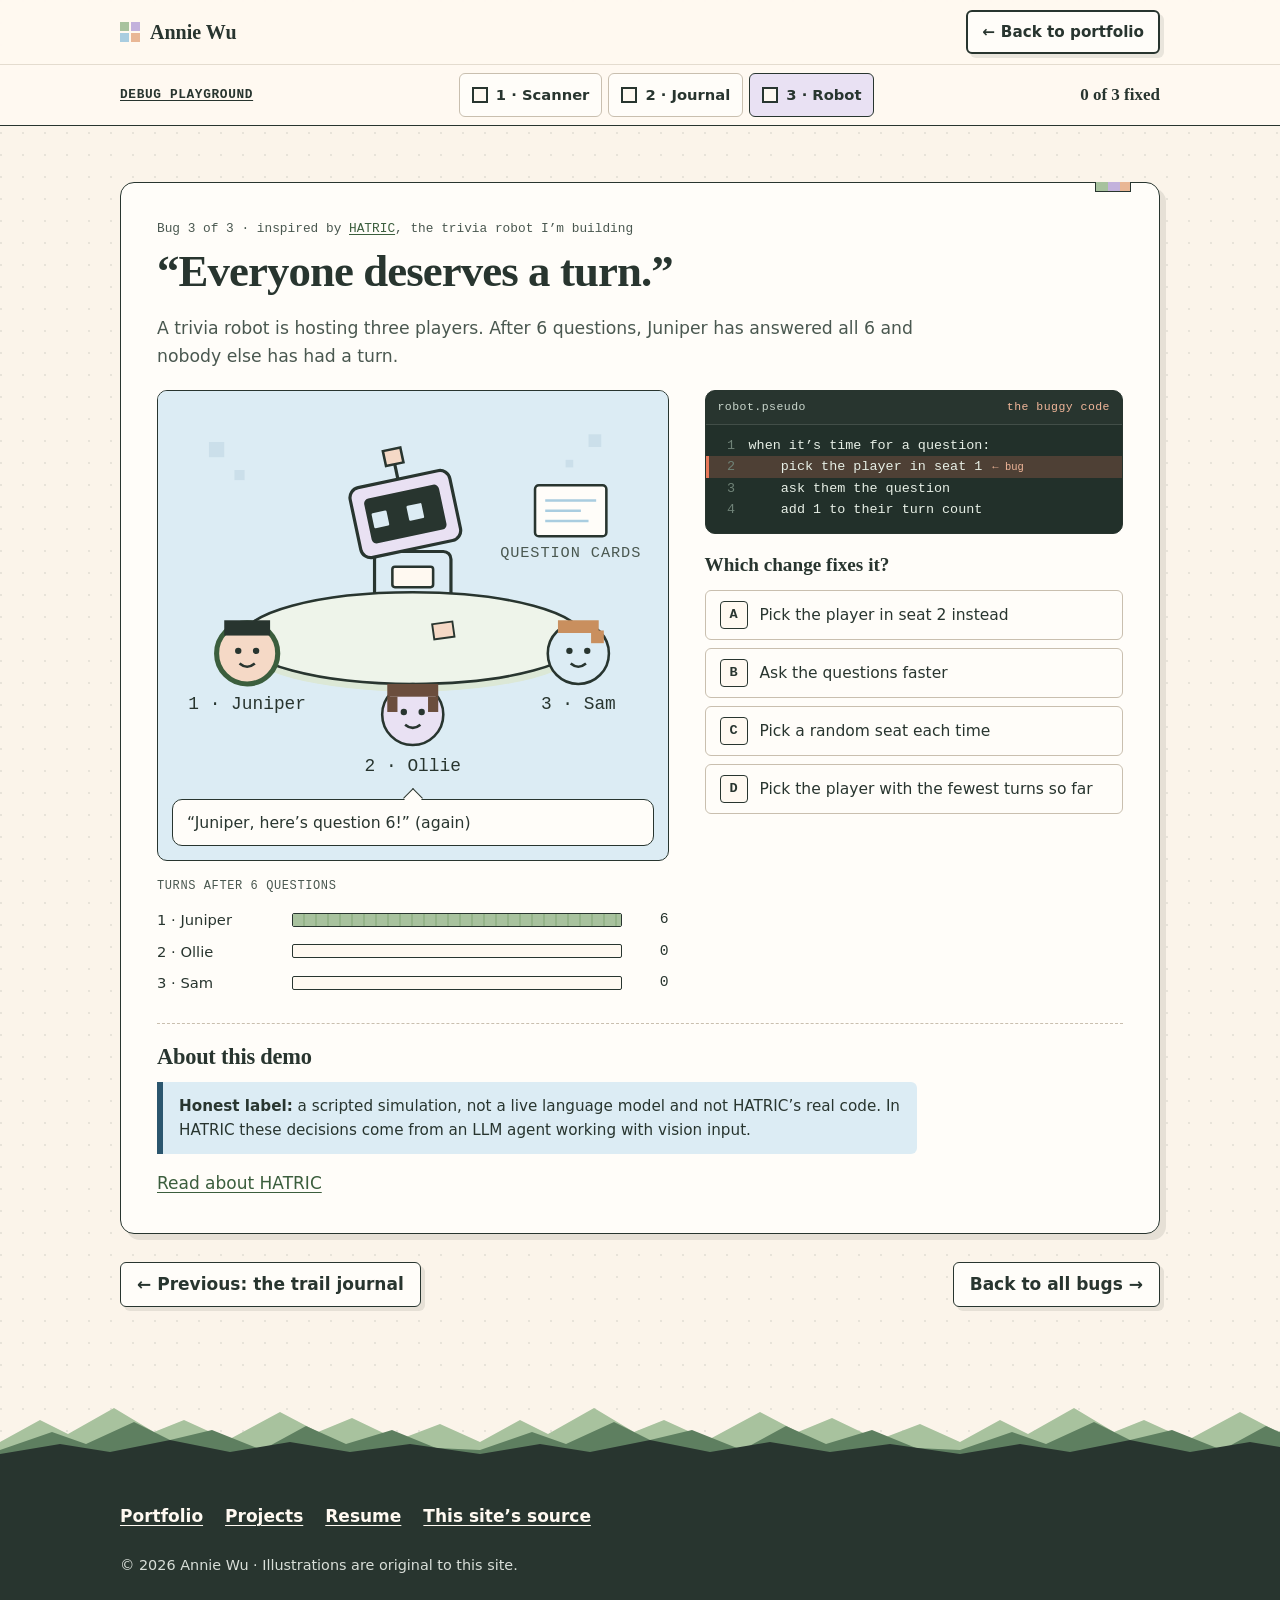
<file: playground/robot.html>
<!doctype html>
<html lang="en">
<head>
  <meta charset="utf-8">
  <meta name="viewport" content="width=device-width, initial-scale=1">
  <title>Everyone deserves a turn · Debug Playground · Annie Wu</title>
  <meta name="description" content="Bug 3 of Annie Wu's Debug Playground: fix a trivia robot that only ever talks to Seat 1.">
  <meta name="theme-color" content="#FFF9F1">
  <link rel="icon" href="../assets/favicon.svg" type="image/svg+xml">
  <link rel="stylesheet" href="../styles.css?v=20261107u">
  <script>document.documentElement.classList.add('js');</script>
</head>
<body class="pg-page">
  <a class="skip-link" href="#main">Skip to main content</a>

  <header class="site-header">
    <div class="wrap header-inner">
      <a class="brand" href="../index.html" aria-label="Annie Wu, back to the portfolio">
        <span class="brand-mark" aria-hidden="true"><i></i><i></i><i></i><i></i></span>
        Annie Wu
      </a>
      <a class="btn btn-small btn-secondary" href="../index.html"><span aria-hidden="true">←</span> Back to portfolio</a>
    </div>
  </header>

  <nav class="pg-subnav" aria-label="Debug Playground">
    <div class="wrap pg-subnav-inner">
      <a class="pg-home" href="index.html">Debug Playground</a>
      <ol class="pg-steps">
        <li><a href="scanner.html" data-chip="scanner"><span class="chip-box" aria-hidden="true"></span>1 · Scanner<span class="visually-hidden" data-chip-state> (not fixed yet)</span></a></li>
        <li><a href="journal.html" data-chip="journal"><span class="chip-box" aria-hidden="true"></span>2 · Journal<span class="visually-hidden" data-chip-state> (not fixed yet)</span></a></li>
        <li><a href="robot.html" data-chip="robot" aria-current="page"><span class="chip-box" aria-hidden="true"></span>3 · Robot<span class="visually-hidden" data-chip-state> (not fixed yet)</span></a></li>
      </ol>
      <p class="pg-count"><span data-fixed-count>0</span> of 3 fixed</p>
    </div>
  </nav>

  <main id="main" tabindex="-1" class="pg-main">
    <div class="wrap">
      <article class="scenario scenario-page" id="scenario-robot" aria-labelledby="robot-title" data-scenario="robot">
        <header class="scenario-head">
          <p class="scenario-num">Bug 3 of 3 · inspired by <a href="../index.html#projects">HATRIC</a>, the trivia robot I’m building</p>
          <h1 id="robot-title">“Everyone deserves a turn.”</h1>
          <p class="scenario-problem">A trivia robot is hosting three players. After 6 questions, Juniper has answered all 6 and nobody else has had a turn.</p>
        </header>

        <noscript><p class="pg-error">The quiz needs JavaScript. The rest of the portfolio works without it.</p></noscript>

        <div class="quiz-grid">
          <div class="quiz-scene">
            <figure class="scene-frame table-scene">
              <svg class="scene robot-scene" viewBox="-20 -10 400 320" role="img" aria-labelledby="robot-scene-title">
                <title id="robot-scene-title">A robot behind a round table with three players: Juniper in seat 1 on the left, Ollie in seat 2 at the front, and Sam in seat 3 on the right. Before the fix the robot always looks at Juniper; after the fix it takes turns.</title>
                <rect x="-20" y="-10" width="400" height="320" fill="#DCECF4"/>
                <g fill="#CBDFEA"><rect x="20" y="30" width="12" height="12"/><rect x="40" y="52" width="8" height="8"/><rect x="318" y="24" width="10" height="10"/><rect x="300" y="44" width="6" height="6"/></g>
                <g transform="translate(276 64)"><rect width="56" height="40" rx="3" fill="#FFFDF9" stroke="#28352F" stroke-width="2"/><path d="M8 12h40M8 20h28M8 28h34" stroke="#A9CDE0" stroke-width="2"/></g>
                <text x="304" y="120" text-anchor="middle" class="scene-label">QUESTION CARDS</text>
                <!-- robot (drawn first so the table hides its base) -->
                <g class="robot">
                  <rect x="150" y="116" width="60" height="64" rx="6" fill="#DCECF4" stroke="#28352F" stroke-width="2.5"/>
                  <rect x="164" y="128" width="32" height="16" rx="2" fill="#FFF9F1" stroke="#28352F" stroke-width="2"/>
                  <g class="robot-head">
                    <rect x="140" y="58" width="80" height="56" rx="8" fill="#E9E1F3" stroke="#28352F" stroke-width="2.5"/>
                    <rect x="150" y="68" width="60" height="36" rx="4" fill="#28352F"/>
                    <g class="robot-eyes">
                      <rect x="160" y="80" width="12" height="12" rx="1" fill="#DCECF4"/>
                      <rect x="188" y="80" width="12" height="12" rx="1" fill="#DCECF4"/>
                    </g>
                    <line x1="180" y1="58" x2="180" y2="44" stroke="#28352F" stroke-width="2.5"/>
                    <rect x="173" y="34" width="14" height="12" fill="#F5D9C6" stroke="#28352F" stroke-width="2"/>
                  </g>
                </g>
                <ellipse cx="180" cy="190" rx="134" ry="36" fill="#DCE8D6"/>
                <ellipse cx="180" cy="184" rx="134" ry="36" fill="#EEF4EA" stroke="#28352F" stroke-width="2"/>
                <rect x="196" y="172" width="16" height="12" fill="#F5D9C6" stroke="#28352F" stroke-width="1.5" transform="rotate(-8 204 178)"/>
                <!-- players -->
                <g class="seat" data-seat="0" transform="translate(50 196)">
                  <circle r="24" fill="#F5D9C6" stroke="#28352F" stroke-width="2"/>
                  <rect x="-18" y="-26" width="36" height="12" fill="#28352F"/>
                  <circle cx="-7" cy="-2" r="2.5" fill="#28352F"/><circle cx="7" cy="-2" r="2.5" fill="#28352F"/>
                  <path d="M-6 8q6 5 12 0" stroke="#28352F" stroke-width="2" fill="none"/>
                  <text y="44" text-anchor="middle" class="seat-label">1 · Juniper</text>
                </g>
                <g class="seat" data-seat="1" transform="translate(180 244)">
                  <circle r="24" fill="#E9E1F3" stroke="#28352F" stroke-width="2"/>
                  <rect x="-20" y="-24" width="40" height="10" fill="#6B4E3D"/><rect x="-20" y="-14" width="8" height="12" fill="#6B4E3D"/><rect x="12" y="-14" width="8" height="12" fill="#6B4E3D"/>
                  <circle cx="-7" cy="-2" r="2.5" fill="#28352F"/><circle cx="7" cy="-2" r="2.5" fill="#28352F"/>
                  <path d="M-6 8q6 5 12 0" stroke="#28352F" stroke-width="2" fill="none"/>
                  <text y="44" text-anchor="middle" class="seat-label">2 · Ollie</text>
                </g>
                <g class="seat" data-seat="2" transform="translate(310 196)">
                  <circle r="24" fill="#DCECF4" stroke="#28352F" stroke-width="2"/>
                  <rect x="-16" y="-26" width="32" height="10" fill="#C98F5E"/><rect x="10" y="-18" width="10" height="10" fill="#C98F5E"/>
                  <circle cx="-7" cy="-2" r="2.5" fill="#28352F"/><circle cx="7" cy="-2" r="2.5" fill="#28352F"/>
                  <path d="M-6 8q6 5 12 0" stroke="#28352F" stroke-width="2" fill="none"/>
                  <text y="44" text-anchor="middle" class="seat-label">3 · Sam</text>
                </g>
              </svg>
              <p class="speech"><span class="quiz-bug">“Juniper, here’s question 6!” (again)</span><span class="quiz-fix">“Sam, here’s question 6!”</span></p>
            </figure>
            <p class="turn-bars-title">Turns after 6 questions</p>
            <ul class="turn-bars" aria-label="Turns per player after 6 questions">
              <li><span>1 · Juniper</span><span class="bar"><i class="quiz-bug" style="width:100%"></i><i class="quiz-fix" style="width:33.3%"></i></span><span class="num"><span class="quiz-bug">6</span><span class="quiz-fix">2</span></span></li>
              <li><span>2 · Ollie</span><span class="bar"><i class="quiz-bug" style="width:0"></i><i class="quiz-fix" style="width:33.3%"></i></span><span class="num"><span class="quiz-bug">0</span><span class="quiz-fix">2</span></span></li>
              <li><span>3 · Sam</span><span class="bar"><i class="quiz-bug" style="width:0"></i><i class="quiz-fix" style="width:33.3%"></i></span><span class="num"><span class="quiz-bug">0</span><span class="quiz-fix">2</span></span></li>
            </ul>
          </div>

          <div class="quiz-panel">
            <div class="code-card">
              <p class="code-card-head"><span>robot.pseudo</span><span data-code-title>the buggy code</span></p>
              <pre class="code quiz-bug"><code><span class="ln">when it’s time for a question:</span><span class="ln is-bug">    pick the player in seat 1</span><span class="ln">    ask them the question</span><span class="ln">    add 1 to their turn count</span></code></pre>
              <pre class="code quiz-fix"><code><span class="ln">when it’s time for a question:</span><span class="ln is-new">    pick the player with the fewest turns</span><span class="ln is-new">    (if it’s a tie, the lowest seat number)</span><span class="ln">    ask them the question</span><span class="ln">    add 1 to their turn count</span></code></pre>
            </div>

            <fieldset class="quiz">
              <legend>Which change fixes it?</legend>
              <div class="quiz-options">
                <button class="quiz-option" type="button" data-option data-why="Now Ollie answers every question instead. It’s the same bug in a different seat.">Pick the player in seat 2 instead</button>
                <button class="quiz-option" type="button" data-option data-why="Asking faster doesn’t change who gets picked. Juniper still gets every question.">Ask the questions faster</button>
                <button class="quiz-option" type="button" data-option data-why="Random picks can still choose the same person many times in a row, so it isn’t guaranteed to be fair.">Pick a random seat each time</button>
                <button class="quiz-option" type="button" data-option data-correct data-why="Whoever has had the fewest turns goes next, so turns rotate evenly: Juniper, Ollie, Sam, Juniper, Ollie, Sam.">Pick the player with the fewest turns so far</button>
              </div>
            </fieldset>
            <p class="feedback" data-feedback role="status" aria-live="polite"></p>
            <button class="btn btn-ghost" type="button" data-quiz-reset hidden>Try it again</button>
          </div>
        </div>

        <section class="explain-section" aria-label="About this bug">
          <h2 class="quiz-bug">About this demo</h2>
          <h2 class="quiz-fix">What was the bug?</h2>
          <p class="quiz-fix">The robot’s rule ignored everything about the game and always returned seat 1. The fix looks at how many turns each player has had and picks whoever is furthest behind, so everyone gets an even share.</p>
          <p class="disclaimer"><strong>Honest label:</strong> a scripted simulation, not a live language model and not HATRIC’s real code. In HATRIC these decisions come from an LLM agent working with vision input.</p>
          <p><a href="../index.html#projects">Read about HATRIC</a></p>
        </section>
      </article>

      <nav class="pg-pager" aria-label="Scenario pages">
        <a href="journal.html"><span aria-hidden="true">←</span> Previous: the trail journal</a>
        <a href="index.html">Back to all bugs <span aria-hidden="true">→</span></a>
      </nav>
    </div>
  </main>

  <footer class="site-footer pg-footer">
    <div class="mountains" aria-hidden="true"></div>
    <div class="wrap footer-inner">
      <ul class="footer-links">
        <li><a href="../index.html">Portfolio</a></li>
        <li><a href="../index.html#projects">Projects</a></li>
        <li><a href="../Annie-Wu-Resume.pdf" target="_blank" rel="noopener">Resume<span class="visually-hidden"> (PDF, opens in a new tab)</span></a></li>
        <li><a href="https://github.com/awu0521/anniewu.dev" target="_blank" rel="noopener">This site’s source<span class="visually-hidden"> (opens in a new tab)</span></a></li>
      </ul>
      <p class="footer-note">© 2026 Annie Wu · Illustrations are original to this site.</p>
    </div>
  </footer>

  <script src="../script.js?v=20261107u" defer></script>
</body>
</html>
</file>
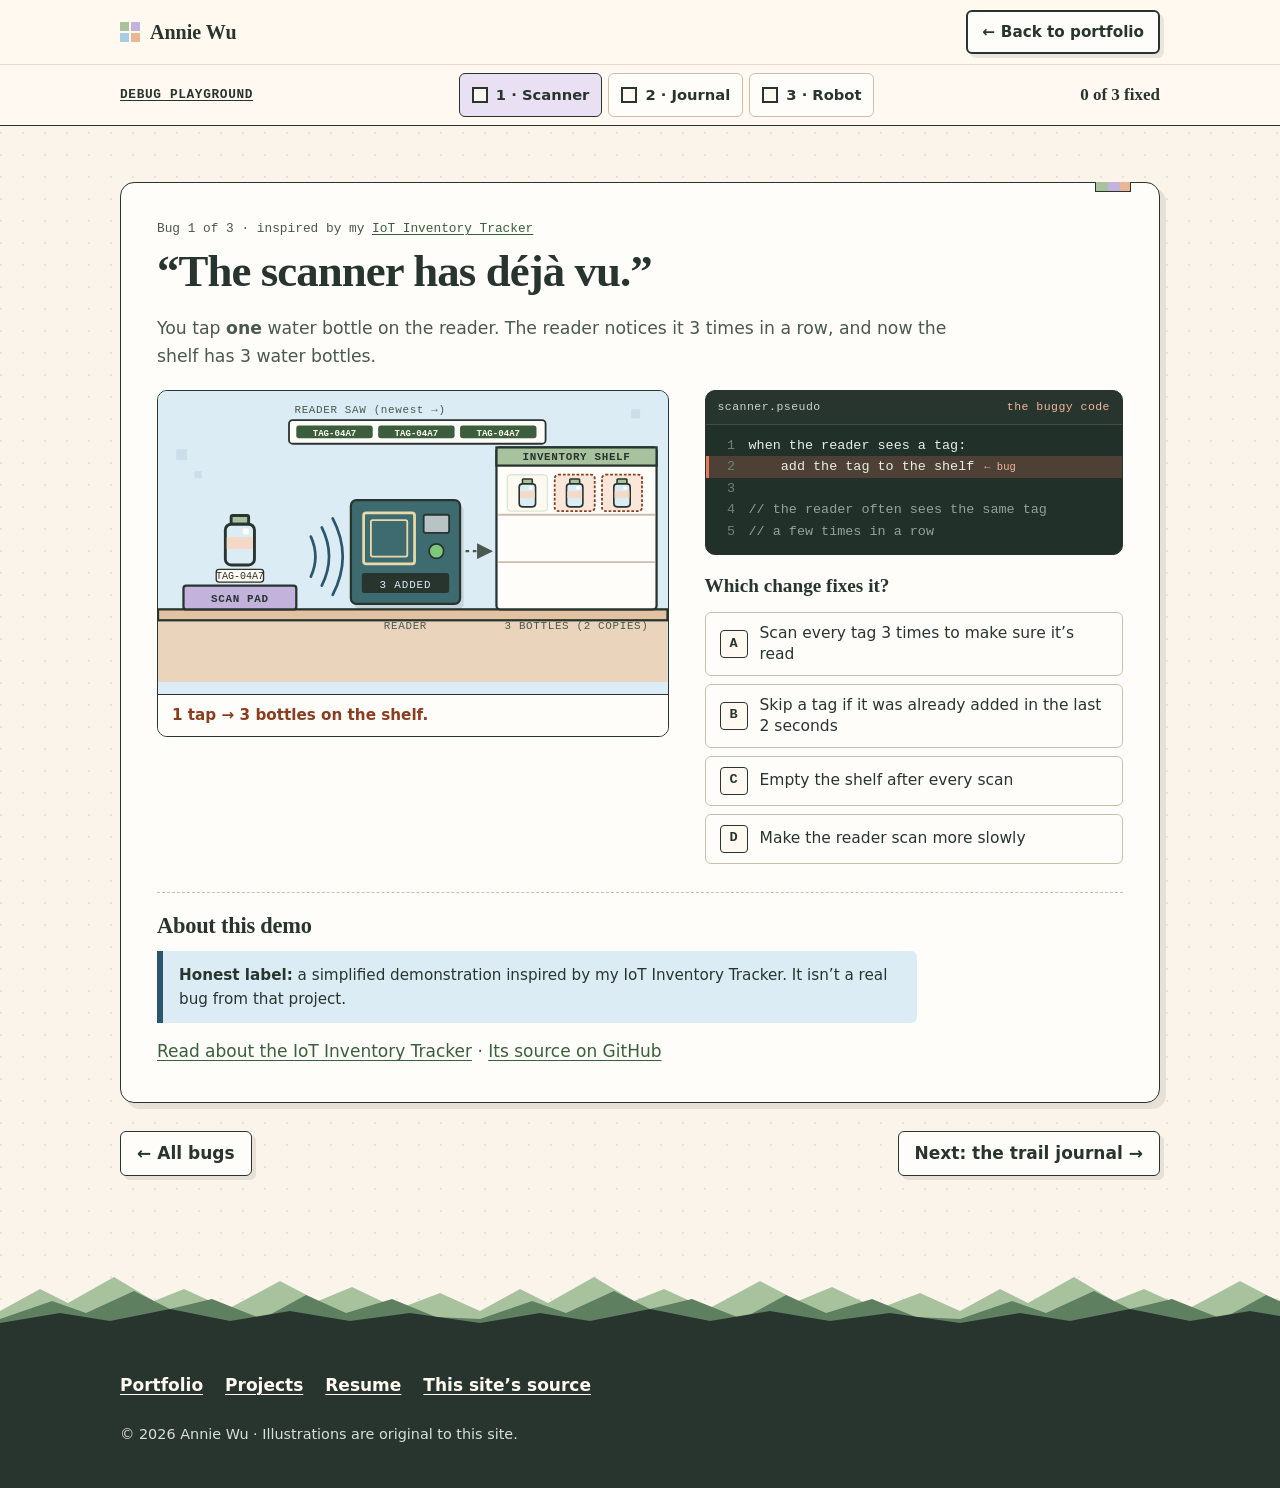
<file: playground/scanner.html>
<!doctype html>
<html lang="en">
<head>
  <meta charset="utf-8">
  <meta name="viewport" content="width=device-width, initial-scale=1">
  <title>The scanner has déjà vu · Debug Playground · Annie Wu</title>
  <meta name="description" content="Bug 1 of Annie Wu's Debug Playground: fix a scanner that records the same RFID tag again and again.">
  <meta name="theme-color" content="#FFF9F1">
  <link rel="icon" href="../assets/favicon.svg" type="image/svg+xml">
  <link rel="stylesheet" href="../styles.css?v=20261107u">
  <script>document.documentElement.classList.add('js');</script>
</head>
<body class="pg-page">
  <a class="skip-link" href="#main">Skip to main content</a>

  <header class="site-header">
    <div class="wrap header-inner">
      <a class="brand" href="../index.html" aria-label="Annie Wu, back to the portfolio">
        <span class="brand-mark" aria-hidden="true"><i></i><i></i><i></i><i></i></span>
        Annie Wu
      </a>
      <a class="btn btn-small btn-secondary" href="../index.html"><span aria-hidden="true">←</span> Back to portfolio</a>
    </div>
  </header>

  <nav class="pg-subnav" aria-label="Debug Playground">
    <div class="wrap pg-subnav-inner">
      <a class="pg-home" href="index.html">Debug Playground</a>
      <ol class="pg-steps">
        <li><a href="scanner.html" data-chip="scanner" aria-current="page"><span class="chip-box" aria-hidden="true"></span>1 · Scanner<span class="visually-hidden" data-chip-state> (not fixed yet)</span></a></li>
        <li><a href="journal.html" data-chip="journal"><span class="chip-box" aria-hidden="true"></span>2 · Journal<span class="visually-hidden" data-chip-state> (not fixed yet)</span></a></li>
        <li><a href="robot.html" data-chip="robot"><span class="chip-box" aria-hidden="true"></span>3 · Robot<span class="visually-hidden" data-chip-state> (not fixed yet)</span></a></li>
      </ol>
      <p class="pg-count"><span data-fixed-count>0</span> of 3 fixed</p>
    </div>
  </nav>

  <main id="main" tabindex="-1" class="pg-main">
    <div class="wrap">
      <article class="scenario scenario-page" id="scenario-scanner" aria-labelledby="scanner-title" data-scenario="scanner">
        <header class="scenario-head">
          <p class="scenario-num">Bug 1 of 3 · inspired by my <a href="../index.html#projects">IoT Inventory Tracker</a></p>
          <h1 id="scanner-title">“The scanner has déjà vu.”</h1>
          <p class="scenario-problem">You tap <strong>one</strong> water bottle on the reader. The reader notices it 3 times in a row, and now the shelf has 3 water bottles.</p>
        </header>

        <noscript><p class="pg-error">The quiz needs JavaScript. The rest of the portfolio works without it.</p></noscript>

        <div class="quiz-grid">
          <figure class="scene-frame quiz-scene">
            <svg class="scene scanner-scene" viewBox="0 0 560 320" role="img" aria-labelledby="scanner-scene-title">
              <title id="scanner-scene-title">A water bottle on a scan pad next to an RFID reader. The reader detected its tag 3 times. Before the fix, the inventory shelf holds 3 bottles; after the fix, it holds 1.</title>
              <defs>
                <symbol id="icon-bottle" viewBox="0 0 40 40">
                  <rect x="14" y="3" width="12" height="6" rx="1" fill="#A8C29E" stroke="#28352F" stroke-width="2"/>
                  <rect x="10" y="9" width="20" height="28" rx="4" fill="#DCECF4" stroke="#28352F" stroke-width="2"/>
                  <rect x="11" y="18" width="18" height="8" fill="#F5D9C6"/>
                  <rect x="22" y="12" width="4" height="4" fill="#FFFDF9"/>
                </symbol>
                <marker id="scan-arrow" viewBox="0 0 8 8" refX="7" refY="4" markerWidth="7" markerHeight="7" orient="auto">
                  <path d="M0 0 8 4 0 8z" fill="#4A5850"/>
                </marker>
              </defs>

              <!-- room -->
              <rect width="560" height="320" fill="#DCECF4"/>
              <g fill="#CBDFEA"><rect x="20" y="64" width="12" height="12"/><rect x="40" y="88" width="8" height="8"/><rect x="520" y="20" width="10" height="10"/></g>
              <rect y="246" width="560" height="74" fill="#EBD4BC"/>
              <rect y="240" width="560" height="12" fill="#E2C2A2" stroke="#28352F" stroke-width="2.5"/>

              <!-- what the reader saw -->
              <text x="150" y="24" class="scene-label">READER SAW (newest →)</text>
              <rect x="144" y="32" width="282" height="26" rx="4" fill="#FFFDF9" stroke="#28352F" stroke-width="2"/>
              <g transform="translate(152 38)">
                <g class="tape-chip"><rect width="84" height="14" rx="3"/><text x="42" y="11" text-anchor="middle">TAG-04A7</text></g>
                <g class="tape-chip" transform="translate(90 0)"><rect width="84" height="14" rx="3"/><text x="42" y="11" text-anchor="middle"><tspan class="quiz-bug">TAG-04A7</tspan><tspan class="quiz-fix">skip</tspan></text></g>
                <g class="tape-chip" transform="translate(180 0)"><rect width="84" height="14" rx="3"/><text x="42" y="11" text-anchor="middle"><tspan class="quiz-bug">TAG-04A7</tspan><tspan class="quiz-fix">skip</tspan></text></g>
              </g>

              <!-- scanning pad + object -->
              <rect x="28" y="214" width="124" height="26" rx="3" fill="#C3B2DC" stroke="#28352F" stroke-width="2.5"/>
              <text x="90" y="232" text-anchor="middle" class="scene-label scene-label-dark">SCAN PAD</text>
              <use href="#icon-bottle" x="58" y="132" width="64" height="64"/>
              <rect x="64" y="196" width="52" height="14" rx="3" fill="#FFF9F1" stroke="#28352F" stroke-width="1.5"/>
              <text x="90" y="207" text-anchor="middle" class="scene-tag">TAG-04A7</text>

              <!-- radio waves -->
              <g fill="none" stroke="#2B566E" stroke-width="3" stroke-linecap="round">
                <path d="M168 160q10 22 0 44"/>
                <path d="M180 150q16 32 0 64"/>
                <path d="M192 140q22 42 0 84"/>
              </g>

              <!-- reader board -->
              <g transform="translate(212 120)">
                <rect x="4" y="6" width="120" height="114" rx="6" fill="#28352F" opacity=".12"/>
                <rect width="120" height="114" rx="6" fill="#3E6B70" stroke="#28352F" stroke-width="2.5"/>
                <rect x="14" y="14" width="56" height="56" rx="3" fill="none" stroke="#E8D9A8" stroke-width="3"/>
                <rect x="22" y="22" width="40" height="40" rx="2" fill="none" stroke="#E8D9A8" stroke-width="2"/>
                <rect x="80" y="16" width="28" height="20" rx="2" fill="#B7C3C4" stroke="#28352F" stroke-width="2"/>
                <circle cx="94" cy="56" r="8" fill="#7FC77A" stroke="#28352F" stroke-width="2"/>
                <rect x="12" y="80" width="96" height="22" rx="3" fill="#28352F"/>
                <text x="60" y="96" text-anchor="middle" class="scene-readout"><tspan class="quiz-bug">3 ADDED</tspan><tspan class="quiz-fix">1 ADDED</tspan></text>
              </g>
              <text x="272" y="262" text-anchor="middle" class="scene-label">READER</text>

              <!-- arrow from reader to shelf -->
              <path d="M338 176h28" stroke="#4A5850" stroke-width="2.5" stroke-dasharray="4 4" marker-end="url(#scan-arrow)"/>

              <!-- inventory shelf -->
              <rect x="372" y="62" width="176" height="178" rx="4" fill="#FFFDF9" stroke="#28352F" stroke-width="2.5"/>
              <rect x="372" y="62" width="176" height="20" fill="#A8C29E" stroke="#28352F" stroke-width="2.5"/>
              <text x="460" y="76" text-anchor="middle" class="scene-label scene-label-dark">INVENTORY SHELF</text>
              <g stroke="#C9BFAF" stroke-width="2"><path d="M374 136h172M374 188h172"/></g>
              <g transform="translate(384 92)">
                <g class="shelf-item"><rect class="shelf-slot" width="44" height="40" rx="4"/><use href="#icon-bottle" x="4" y="2" width="36" height="36"/></g>
                <g class="quiz-bug">
                  <g class="shelf-item is-dupe" transform="translate(52 0)"><rect class="shelf-slot" width="44" height="40" rx="4"/><use href="#icon-bottle" x="4" y="2" width="36" height="36"/></g>
                  <g class="shelf-item is-dupe" transform="translate(104 0)"><rect class="shelf-slot" width="44" height="40" rx="4"/><use href="#icon-bottle" x="4" y="2" width="36" height="36"/></g>
                </g>
              </g>
              <text x="460" y="262" text-anchor="middle" class="scene-label"><tspan class="quiz-bug">3 BOTTLES (2 COPIES)</tspan><tspan class="quiz-fix">1 BOTTLE ✓</tspan></text>
            </svg>
            <figcaption class="scene-caption"><span class="quiz-bug">1 tap → 3 bottles on the shelf.</span><span class="quiz-fix">1 tap → 1 bottle on the shelf. The repeats are skipped.</span></figcaption>
          </figure>

          <div class="quiz-panel">
            <div class="code-card">
              <p class="code-card-head"><span>scanner.pseudo</span><span data-code-title>the buggy code</span></p>
              <pre class="code quiz-bug"><code><span class="ln">when the reader sees a tag:</span><span class="ln is-bug">    add the tag to the shelf</span><span class="ln"></span><span class="ln cmt">// the reader often sees the same tag</span><span class="ln cmt">// a few times in a row</span></code></pre>
              <pre class="code quiz-fix"><code><span class="ln">when the reader sees a tag:</span><span class="ln is-new">    if this tag was added in the last 2 seconds:</span><span class="ln is-new">        skip it</span><span class="ln">    add the tag to the shelf</span></code></pre>
            </div>

            <fieldset class="quiz">
              <legend>Which change fixes it?</legend>
              <div class="quiz-options">
                <button class="quiz-option" type="button" data-option data-why="Scanning more makes it worse: every extra detection becomes another bottle on the shelf.">Scan every tag 3 times to make sure it’s read</button>
                <button class="quiz-option" type="button" data-option data-correct data-why="The repeats now get skipped, so one tap adds one bottle. A different tag, or the same one scanned later, still gets added.">Skip a tag if it was already added in the last 2 seconds</button>
                <button class="quiz-option" type="button" data-option data-why="Then the shelf would never keep anything for long, and you’d lose the real items too.">Empty the shelf after every scan</button>
                <button class="quiz-option" type="button" data-option data-why="A slower reader still sees the tag more than once, and the code still adds every detection.">Make the reader scan more slowly</button>
              </div>
            </fieldset>
            <p class="feedback" data-feedback role="status" aria-live="polite"></p>
            <button class="btn btn-ghost" type="button" data-quiz-reset hidden>Try it again</button>
          </div>
        </div>

        <section class="explain-section" aria-label="About this bug">
          <h2 class="quiz-bug">About this demo</h2>
          <h2 class="quiz-fix">What was the bug?</h2>
          <p class="quiz-fix">The code added <em>every</em> detection to the shelf. But a reader can see one tag several times while you hold it there. The fix remembers when each tag was last added and skips repeats that come in too soon.</p>
          <p class="disclaimer"><strong>Honest label:</strong> a simplified demonstration inspired by my IoT Inventory Tracker. It isn’t a real bug from that project.</p>
          <p><a href="../index.html#projects">Read about the IoT Inventory Tracker</a> · <a href="https://github.com/awu0521/inventory-tracker" target="_blank" rel="noopener">Its source on GitHub<span class="visually-hidden"> (opens in a new tab)</span></a></p>
        </section>
      </article>

      <nav class="pg-pager" aria-label="Scenario pages">
        <a href="index.html"><span aria-hidden="true">←</span> All bugs</a>
        <a href="journal.html">Next: the trail journal <span aria-hidden="true">→</span></a>
      </nav>
    </div>
  </main>

  <footer class="site-footer pg-footer">
    <div class="mountains" aria-hidden="true"></div>
    <div class="wrap footer-inner">
      <ul class="footer-links">
        <li><a href="../index.html">Portfolio</a></li>
        <li><a href="../index.html#projects">Projects</a></li>
        <li><a href="../Annie-Wu-Resume.pdf" target="_blank" rel="noopener">Resume<span class="visually-hidden"> (PDF, opens in a new tab)</span></a></li>
        <li><a href="https://github.com/awu0521/anniewu.dev" target="_blank" rel="noopener">This site’s source<span class="visually-hidden"> (opens in a new tab)</span></a></li>
      </ul>
      <p class="footer-note">© 2026 Annie Wu · Illustrations are original to this site.</p>
    </div>
  </footer>

  <script src="../script.js?v=20261107u" defer></script>
</body>
</html>
</file>
<file: styles.css>
/* =========================================================
   Annie Wu — The Portfolio You Can Debug
   Plain CSS, no build step.
   ========================================================= */

:root {
  /* Palette from the brief */
  --cream: #FFF9F1;
  --ink: #28352F;
  --sage: #DCE8D6;
  --lavender: #E9E1F3;
  --blue: #DCECF4;
  --peach: #F5D9C6;

  /* Derived, contrast-safe accents (all ≥ 4.5:1 on cream and on their tints) */
  --ink-soft: #4A5850;
  --sage-deep: #3B5E3D;
  --lavender-deep: #574178;
  --blue-deep: #2B566E;
  --peach-deep: #84442A;
  --paper: #FFFDF9;
  --line: #E4DCCF;
  --line-strong: #C9BFAF;
  --ok: #2F6B3A;
  --ok-bg: #E3F0DD;
  --warn: #8A3D1F;
  --warn-bg: #FBE7DA;

  --shadow-soft: 0 1px 2px rgba(40, 53, 47, .06), 0 6px 20px rgba(40, 53, 47, .06);
  --shadow-block: 4px 4px 0 rgba(40, 53, 47, .10);
  --radius: 10px;
  --radius-sm: 6px;

  --font-serif: "Iowan Old Style", "Palatino Linotype", Palatino, "Book Antiqua", Georgia, "Times New Roman", serif;
  --font-sans: system-ui, -apple-system, "Segoe UI", Roboto, "Helvetica Neue", Arial, sans-serif;
  --font-mono: ui-monospace, "SF Mono", Menlo, Consolas, "Liberation Mono", monospace;

  --wrap: 1120px;
  --gutter: clamp(16px, 4vw, 40px);
  --section-y: clamp(56px, 7vw, 88px);
  --header-h: 64px;
}

*, *::before, *::after { box-sizing: border-box; }

html {
  scroll-behavior: smooth;
  scroll-padding-top: calc(var(--header-h) + 12px);
  -webkit-text-size-adjust: 100%;
}

body {
  margin: 0;
  background: var(--cream);
  color: var(--ink);
  font-family: var(--font-sans);
  font-size: 1.0625rem;
  line-height: 1.6;
  text-rendering: optimizeLegibility;
  overflow-x: hidden;
}

img, svg { max-width: 100%; height: auto; display: block; }

h1, h2, h3, h4 {
  font-family: var(--font-serif);
  line-height: 1.2;
  margin: 0 0 .5em;
  font-weight: 700;
  letter-spacing: -.01em;
}
h1 { font-size: clamp(2.4rem, 5.6vw, 4rem); letter-spacing: -.02em; }
h2 { font-size: clamp(1.8rem, 3.6vw, 2.6rem); }
h3 { font-size: 1.3rem; }
h4 { font-size: 1rem; font-family: var(--font-sans); }

p { margin: 0 0 1em; }
ul, ol { padding-left: 1.2em; }

a { color: var(--sage-deep); text-decoration-thickness: .08em; text-underline-offset: .18em; }
a:hover { color: var(--ink); }

code, .mono { font-family: var(--font-mono); font-size: .88em; }
code { background: rgba(40, 53, 47, .06); padding: .08em .35em; border-radius: 4px; }

/* Visible keyboard focus everywhere */
:focus-visible {
  outline: 3px solid var(--blue-deep);
  outline-offset: 3px;
  border-radius: 4px;
}
main:focus { outline: none; }

.visually-hidden {
  position: absolute !important;
  width: 1px; height: 1px;
  padding: 0; margin: -1px;
  overflow: hidden; clip: rect(0 0 0 0);
  white-space: nowrap; border: 0;
}

.skip-link {
  position: absolute;
  left: 12px; top: -100px;
  z-index: 100;
  background: var(--ink);
  color: var(--cream);
  padding: 10px 16px;
  border-radius: var(--radius-sm);
  font-weight: 600;
}
.skip-link:focus { top: 12px; color: var(--cream); }

.wrap {
  width: 100%;
  max-width: var(--wrap);
  margin: 0 auto;
  padding: 0 var(--gutter);
}

/* ---------- Header ---------- */
.site-header {
  position: sticky;
  top: 0;
  z-index: 50;
  background: rgba(255, 249, 241, .92);
  backdrop-filter: saturate(140%) blur(8px);
  -webkit-backdrop-filter: saturate(140%) blur(8px);
  border-bottom: 1px solid var(--line);
}
.header-inner {
  display: flex;
  align-items: center;
  justify-content: space-between;
  min-height: var(--header-h);
  gap: 16px;
}
.brand {
  display: inline-flex;
  align-items: center;
  gap: 10px;
  font-family: var(--font-serif);
  font-weight: 700;
  font-size: 1.25rem;
  color: var(--ink);
  text-decoration: none;
}
.brand-mark {
  display: grid;
  grid-template-columns: 9px 9px;
  gap: 2px;
}
.brand-mark i { width: 9px; height: 9px; display: block; }
.brand-mark i:nth-child(1) { background: #A8C29E; }
.brand-mark i:nth-child(2) { background: #C3B2DC; }
.brand-mark i:nth-child(3) { background: #A9CDE0; }
.brand-mark i:nth-child(4) { background: #E9B795; }

.site-nav ul {
  list-style: none;
  display: flex;
  gap: 4px;
  margin: 0;
  padding: 0;
}
.site-nav a {
  display: block;
  padding: 8px 12px;
  border-radius: var(--radius-sm);
  color: var(--ink);
  text-decoration: none;
  font-size: .95rem;
  font-weight: 500;
}
.site-nav a:hover { background: var(--sage); }
.site-nav .nav-resume {
  border: 1.5px solid var(--ink);
  margin-left: 6px;
}
.site-nav .nav-resume:hover { background: var(--ink); color: var(--cream); }

.nav-toggle {
  display: none;
  align-items: center;
  gap: 8px;
  font: inherit;
  font-weight: 600;
  font-size: .95rem;
  color: var(--ink);
  background: transparent;
  border: 1.5px solid var(--ink);
  border-radius: var(--radius-sm);
  min-height: 44px;
  padding: 0 14px;
  cursor: pointer;
}
.nav-toggle-bars,
.nav-toggle-bars::before,
.nav-toggle-bars::after {
  display: block;
  width: 16px;
  height: 2px;
  background: var(--ink);
  position: relative;
}
.nav-toggle-bars::before, .nav-toggle-bars::after { content: ""; position: absolute; left: 0; }
.nav-toggle-bars::before { top: -5px; }
.nav-toggle-bars::after { top: 5px; }

@media (max-width: 860px) {
  /* Only collapse when JS is running; without JS the links simply wrap. */
  .js .nav-toggle { display: inline-flex; }
  .js .site-nav {
    position: absolute;
    left: 0; right: 0; top: 100%;
    background: var(--cream);
    border-bottom: 1px solid var(--line);
    box-shadow: var(--shadow-soft);
    padding: 8px var(--gutter) 16px;
    display: none;
  }
  .js .site-nav.is-open { display: block; }
  .js .site-nav ul { flex-direction: column; }
  .js .site-nav a { padding: 12px; font-size: 1.05rem; }
  .js .site-nav .nav-resume { margin: 8px 0 0; text-align: center; }

  html:not(.js) .header-inner { flex-wrap: wrap; padding-top: 8px; padding-bottom: 8px; }
  html:not(.js) .site-nav ul { flex-wrap: wrap; }
}

/* ---------- Buttons & links ---------- */
.btn {
  display: inline-flex;
  align-items: center;
  justify-content: center;
  gap: 6px;
  min-height: 46px;
  padding: 10px 20px;
  border-radius: var(--radius-sm);
  border: 2px solid var(--ink);
  font: inherit;
  font-weight: 600;
  font-size: 1rem;
  line-height: 1.2;
  text-decoration: none;
  cursor: pointer;
  touch-action: manipulation;
  transition: transform .12s ease, box-shadow .12s ease, background-color .12s ease;
  -webkit-user-select: none;
  user-select: none;
}
.btn-primary { background: var(--ink); color: var(--cream); box-shadow: var(--shadow-block); }
.btn-primary:hover { color: var(--cream); background: #1d2823; }
.btn-secondary { background: var(--paper); color: var(--ink); box-shadow: var(--shadow-block); }
.btn-secondary:hover { background: var(--sage); color: var(--ink); }
.btn-ghost { background: transparent; color: var(--ink); border-color: var(--line-strong); border-style: dashed; }
.btn-ghost:hover { background: rgba(40, 53, 47, .05); color: var(--ink); }
.btn:active { transform: translate(2px, 2px); box-shadow: 2px 2px 0 rgba(40, 53, 47, .10); }
.btn-small { min-height: 44px; padding: 8px 14px; font-size: .95rem; }
.btn-note { font-weight: 400; font-size: .85em; opacity: .85; }
.btn[disabled], .btn[aria-disabled="true"] { opacity: .55; cursor: progress; }

.text-link {
  font-weight: 600;
  color: var(--sage-deep);
}
.text-link span { display: inline-block; transition: transform .15s ease; }
.text-link:hover span { transform: translateX(3px); }

.actions { display: flex; flex-wrap: wrap; gap: 12px; margin: 28px 0 32px; }

/* ---------- Hero: the whole room (wall + bookshelf + window + desk) ---------- */
.hero {
  --desk-h: clamp(120px, 15vh, 168px);   /* depth of the desk top */
  --k: 1;            /* scale for the desk items */
  --edge: calc(var(--desk-h) + 13px); /* top of the desk's back edge, where things stand */
  position: relative;
  display: flex;
  flex-direction: column;
  min-height: calc(100vh - var(--header-h));
  min-height: calc(100svh - var(--header-h));
  background: #FBF1E4;
  overflow: hidden;
}
.room-wall {
  flex: 1;
  position: relative;
  display: flex;
  align-items: flex-start;
  padding: clamp(20px, 3.5vh, 52px) 0 calc(64px * var(--k) + clamp(36px, 6vh, 80px));
}
.room-wall::before { /* a few faint blocks on the wall */
  content: "";
  position: absolute;
  top: 40px; left: 47%;
  width: 16px; height: 16px;
  background: #F3E5D3;
  box-shadow: 30px 34px 0 -4px #F3E5D3, -70px 150px 0 -3px #F3E5D3, 46px 260px 0 -5px #F3E5D3, 420px 10px 0 -4px #F3E5D3;
}
.room-wall > .wrap { width: 100%; }
.room-grid {
  position: relative;
  display: grid;
  grid-template-columns: minmax(0, 1.1fr) minmax(0, .9fr);
  gap: clamp(28px, 5vw, 72px);
  align-items: start;
}
.room-left { padding-top: clamp(8px, 4vh, 48px); }
.eyebrow {
  font-family: var(--font-mono);
  font-size: .8rem;
  letter-spacing: .04em;
  text-transform: uppercase;
  color: var(--ink-soft);
  margin-bottom: 18px;
}
.lede { font-size: clamp(1.1rem, 1.6vw, 1.25rem); max-width: 32em; color: var(--ink); }
.hero h1 { font-size: clamp(2rem, min(4.4vw, 6.4vh), 3.2rem); }
.bug-g { color: var(--warn); font-style: italic; letter-spacing: -.02em; } /* the bug that snuck into "building" */

/* Bookshelf with two books that are the hero's links */
.shelf {
  position: relative;
  display: flex;
  align-items: flex-end;
  width: max-content;
  min-width: 290px;
  margin-top: clamp(16px, 3vh, 30px);
  padding: 0 24px;
}
.shelf-books { display: flex; align-items: flex-end; gap: 6px; }
.book {
  position: relative;
  display: flex;
  align-items: center;
  justify-content: center;
  width: 40px;
  border: 3px solid var(--ink);
  border-radius: 4px 4px 2px 2px;
  color: var(--ink);
  text-decoration: none;
  box-shadow: 4px 0 0 rgba(40, 53, 47, .14);
  transition: transform .18s ease, box-shadow .18s ease;
}
.book::before, .book::after { /* spine bands */
  content: "";
  position: absolute;
  left: 0; right: 0;
  height: 8px;
  background: rgba(40, 53, 47, .18);
}
.book::before { top: 14px; }
.book::after { bottom: 14px; }
.book-about { height: clamp(118px, 15vh, 156px); background: #E9B795; }
.book-skills { height: clamp(110px, 14vh, 146px); width: 36px; background: #A9CDE0; }
.book-projects { height: clamp(128px, 16.5vh, 166px); background: #C3B2DC; }
.book-resume { height: clamp(116px, 15vh, 154px); width: 38px; background: #A8C29E; }
.book-label {
  writing-mode: vertical-rl;
  font-family: var(--font-mono);
  font-weight: 700;
  font-size: .7rem;
  letter-spacing: .08em;
  text-transform: uppercase;
  white-space: nowrap;
}
.book:hover, .book:focus-visible { transform: translateY(-14px); color: var(--ink); box-shadow: 4px 6px 0 rgba(40, 53, 47, .16); }
.book:focus-visible { outline-offset: 4px; }
/* An unlabeled book leaning against the others */
.book-lean {
  height: clamp(100px, 13vh, 138px);
  width: 20px;
  margin-left: clamp(20px, 2.7vh, 28px);
  background: #E9E1F3;
  transform-origin: bottom left;
  rotate: -12deg;
  pointer-events: none;
}
.shelf-ball { width: 52px; height: auto; margin-left: 14px; }
.shelf-plant { width: 46px; height: auto; margin-left: 10px; }
.shelf-plank {
  position: absolute;
  left: 0; right: 0; bottom: -14px;
  height: 14px;
  background: #E8CDB2;
  border: 3px solid var(--ink);
  border-radius: 3px;
}
.shelf-plank::before, .shelf-plank::after { /* brackets */
  content: "";
  position: absolute;
  top: 100%;
  width: 12px; height: 16px;
  background: #D9B795;
  border: 2.5px solid var(--ink);
  border-top: 0;
}
.shelf-plank::before { left: 18px; }
.shelf-plank::after { right: 18px; }
/* Window (now on the right) and the pinned sticky note */
.room-right { position: relative; padding-top: clamp(12px, 6vh, 64px); margin-right: calc(-1 * clamp(0px, 1.8vw, 30px)); }
.window-unit { position: relative; max-width: 480px; margin: 0 0 0 auto; }
.room-window { max-width: none; }
/* The window sill IS the bookshelf: the books stand on the sill drawn in the window
   picture, in front of the bottom of the mountain view. Positions are fractions of the
   window drawing (sill: x 36–372 of 344 wide, its top edge 19.5 units above the bottom). */
.shelf.shelf-sill {
  position: absolute;
  left: 5%; right: 5%;
  bottom: 7.8%;
  width: auto;
  min-width: 0;
  margin: 0;
  padding: 0 10px;
}
.shelf-sill .shelf-plant { margin-left: auto; }
.shelf-sill .shelf-plank { display: none; } /* the drawn window sill is the shelf */
.room-window svg { display: block; width: 100%; height: auto; }

/* The desk: full width along the bottom of the hero */
.desk-unit {
  position: relative;
  flex: none;
  width: min(calc(100% - 2 * var(--gutter)), calc(var(--wrap) + 160px));
  margin: 0 auto;
}
.desk {
  position: relative;
  height: var(--desk-h);
  border-left: 3px solid var(--ink);
  border-right: 3px solid var(--ink);
  background:
    linear-gradient(90deg, transparent 0 8%, #E2C8AE 8% 14%, transparent 14% 52%, #E2C8AE 52% 62%, transparent 62%) 0 34% / 100% 4px no-repeat,
    linear-gradient(90deg, transparent 0 30%, #E2C8AE 30% 38%, transparent 38% 80%, #E2C8AE 80% 88%, transparent 88%) 0 72% / 100% 4px no-repeat,
    #EBD4BC;
}
.desk::before { /* the desk's back edge */
  content: "";
  position: absolute;
  left: -3px; right: -3px; top: -16px;
  height: 16px;
  background: #E2C2A2;
  border: 3px solid var(--ink);
  border-radius: 4px 4px 0 0;
}
.desk-front { /* thick front edge of the desk top, with legs below */
  position: relative;
  height: 26px;
  background: #D9B795;
  border: 3px solid var(--ink);
  border-radius: 0 0 4px 4px;
  box-shadow: inset 0 -6px 0 rgba(40, 53, 47, .08);
}
.desk-leg {
  position: absolute;
  top: calc(100% + 3px);
  width: 22px;
  height: clamp(18px, 3.4vh, 34px);
  background: #C9A07A;
  border: 3px solid var(--ink);
  border-top: 0;
}
.leg-l { left: 4%; }
.leg-r { right: 4%; }
.room-floor {
  flex: none;
  height: calc(clamp(18px, 3.4vh, 34px) + 14px);
  margin-top: 0;
  background: linear-gradient(#FBF1E4 0 calc(100% - 14px), var(--ink) calc(100% - 14px) calc(100% - 11px), #E8D5BE calc(100% - 11px));
}
.desk-items { position: relative; max-width: var(--wrap); height: 100%; margin: 0 auto; }
.desk-item { position: absolute; display: block; margin: 0; }
.desk-item > svg { display: block; width: 100%; height: auto; }
.item-breadboard { left: 6%; bottom: calc(var(--desk-h) * .16); width: calc(132px * var(--k)); z-index: 2; } /* sits on top of the loose parts */
.item-breadboard > svg { rotate: -6deg; } /* a little askew */
.item-computer {
  left: 2%;
  bottom: var(--edge);
  width: calc(460px * var(--k));
  display: flex;
  flex-direction: column;
  align-items: center;
}
.monitor {
  position: relative;
  width: 100%;
  padding: calc(12px * var(--k)) calc(12px * var(--k)) calc(18px * var(--k));
  background: #FFFDF9;
  border: 3px solid var(--ink);
  border-radius: 10px;
  box-shadow: 5px 5px 0 rgba(40, 53, 47, .14);
}
.monitor::after { /* power light */
  content: "";
  position: absolute;
  right: 14px; bottom: calc(6px * var(--k));
  width: 6px; height: 6px;
  background: #7FC77A;
  border: 1.5px solid var(--ink);
}
.monitor-screen {
  padding: calc(10px * var(--k)) calc(14px * var(--k)) calc(12px * var(--k));
  background:
    repeating-linear-gradient(0deg, rgba(143, 227, 155, .05) 0 1px, transparent 1px 3px),
    #17201C;
  border: 2.5px solid var(--ink);
  border-radius: 6px;
  font-family: var(--font-mono);
  font-size: calc(.86rem * var(--k));
  line-height: 1.5;
  color: #8FE39B;
  text-shadow: 0 0 6px rgba(143, 227, 155, .25);
}
.monitor-screen p { margin: 0; }
.monitor-screen .term-bar {
  display: flex;
  justify-content: space-between;
  gap: 8px;
  margin-bottom: .5em;
  padding-bottom: .35em;
  border-bottom: 1px dashed rgba(143, 227, 155, .3);
  font-size: .78em;
  letter-spacing: .1em;
  text-transform: uppercase;
  color: #6FBF7B;
}
.term-status { display: inline-flex; align-items: center; gap: 4px; }
.term-status i { width: 7px; height: 7px; background: #8FE39B; display: inline-block; }
.term-status i:nth-child(2) { background: #F5D9C6; }
.term-status i:nth-child(3) { background: #A9CDE0; }
.term-prompt { color: #F5D9C6; }
.term-line { color: #DCECF4; }
.monitor-screen .term-out { margin: .15em 0 .3em; }
.term-cursor {
  display: inline-block;
  width: .6em; height: 1.1em;
  vertical-align: text-bottom;
  background: #8FE39B;
  animation: term-blink 1.1s steps(1) infinite;
}
@keyframes term-blink { 50% { opacity: 0; } }
.monitor-screen .term-note { min-height: 1.5em; }
.monitor-screen .is-dim { color: #5E9E69; }

/* Fade between the hero and a section when a book is pulled */
.page-fade {
  position: fixed;
  inset: 0;
  z-index: 45; /* under the sticky header */
  background: var(--cream);
  opacity: 0;
  pointer-events: none;
  transition: opacity .4s ease;
}
.page-fade.is-on { opacity: 1; }
.is-entering { animation: section-in .75s ease both; }
@keyframes section-in { from { opacity: 0; transform: translateY(16px); } to { opacity: 1; transform: none; } }
h2[tabindex="-1"]:focus { outline: none; }
.monitor-neck {
  width: calc(46px * var(--k));
  height: calc(24px * var(--k));
  background: #E4DCCF;
  border-left: 3px solid var(--ink);
  border-right: 3px solid var(--ink);
}
.monitor-base {
  width: calc(160px * var(--k));
  height: calc(12px * var(--k));
  background: #E4DCCF;
  border: 3px solid var(--ink);
  border-radius: 6px 6px 2px 2px;
}
.item-parts { display: none; }
/* Loose parts scattered at odd angles to the left of the breadboard */
.part { z-index: 1; }
.part-note     { left: 3.4%;  bottom: calc(var(--desk-h) * .34); width: calc(42px * var(--k)); rotate: -11deg; }
.part-chip     { left: .5%;   bottom: calc(var(--desk-h) * .6);  width: calc(40px * var(--k)); rotate: -14deg; }
.part-led-a    { left: 1.4%;  bottom: calc(var(--desk-h) * .14); width: calc(13px * var(--k)); rotate: -28deg; }
.part-led-b    { left: 16%;   bottom: calc(var(--desk-h) * .07); width: calc(13px * var(--k)); rotate: 38deg; }
.part-resistor { left: 3.6%;  bottom: calc(var(--desk-h) * .11); width: calc(44px * var(--k)); rotate: -33deg; }
.part svg { filter: drop-shadow(1.5px 1.5px 0 rgba(40, 53, 47, .14)); }
.item-keyboard { left: 24%; bottom: calc(var(--desk-h) * .14); width: calc(244px * var(--k)); }
.item-mouse { left: 47.6%; bottom: calc(var(--desk-h) * .18); width: calc(46px * var(--k)); rotate: 8deg; }
.mouse-cord { position: absolute; inset: 0; width: 100%; height: 100%; overflow: visible; pointer-events: none; }
.mouse-cord path { fill: none; stroke: var(--ink); stroke-width: 2.5; stroke-linecap: round; }
.item-pup { left: 58%; bottom: var(--edge); width: calc(130px * var(--k)); }
.item-nameplate { /* a long white desk name bar, extruded up and to the right */
  left: 56%;
  bottom: calc(var(--desk-h) * .58);
  display: flex;
  align-items: center;
  gap: 12px;
  padding: 7px 26px;
  background: #FFFFFF;
  border: 2.5px solid var(--ink);
  border-radius: 2px;
  box-shadow:
    1px -1px 0 #E4DCCF, 2px -2px 0 #E4DCCF, 3px -3px 0 #E4DCCF, 4px -4px 0 #E4DCCF,
    5px -5px 0 #E4DCCF, 6px -6px 0 #E4DCCF, 7px -7px 0 #E4DCCF, 8px -8px 0 #E4DCCF,
    9px -9px 0 var(--ink),
    3px 5px 0 rgba(40, 53, 47, .16);
  line-height: 1;
  white-space: nowrap;
}
.nameplate-name { font-family: var(--font-serif); font-weight: 800; font-size: 1rem; }
.nameplate-sep { width: 6px; height: 6px; background: var(--ink); }
.nameplate-role { font-family: var(--font-mono); font-size: .68rem; font-weight: 700; letter-spacing: .1em; text-transform: uppercase; color: var(--ink-soft); }
.item-board { left: 81%; bottom: calc(var(--desk-h) * .14); width: calc(158px * var(--k)); }

/* Short laptop screens: tighten the wall so the whole room fits */
@media (min-width: 761px) and (max-height: 860px) {
  .room-wall { padding-top: 14px; }
  .hero .eyebrow { margin-bottom: 10px; }
  .hero h1 { margin-bottom: .3em; }
  .hero .lede { margin-bottom: 0; }
  .shelf { margin-top: 12px; }
}
@media (max-width: 1000px) {
  .hero { --k: .85; --desk-h: clamp(128px, 16vh, 166px); }
  .item-board { left: 79%; }
  .item-nameplate { left: 53.5%; }
  .item-keyboard { left: 25.6%; }
  .item-mouse { left: 49.6%; }
}
@media (max-width: 760px) {
  .hero { min-height: 0; }
  .room-grid { grid-template-columns: 1fr; gap: 56px; }
  .room-wall { padding-bottom: calc(130px * var(--k)); }
  .room-left { padding-top: 0; }
  .room-right { padding-top: 0; margin-right: 0; }
  .window-unit { max-width: 380px; margin: 8px auto 0; }
}
@media (max-width: 560px) {
  .hero { --k: .72; --desk-h: 140px; }
  .item-mouse, .item-board, .item-nameplate, .shelf-plant, .item-parts, .part { display: none; }
  .item-breadboard { left: 2%; }
  .item-keyboard { left: 49.5%; width: 49%; }
  .item-pup { left: 74%; }
  .room-wall { padding-bottom: 244px; }
  .item-computer { left: 1%; width: 71%; }
  .monitor-screen { font-size: .62rem; padding: 6px 8px 8px; }
  .shelf.shelf-sill { padding: 0 6px; }
  .book { width: 30px; }
  .book-skills, .book-resume { width: 28px; }
  .book-about { height: 104px; } .book-skills { height: 96px; } .book-projects { height: 116px; } .book-resume { height: 102px; }
  .book-lean { width: 16px; height: 88px; margin-left: 18px; }
  .book-label { font-size: .56rem; letter-spacing: .05em; }
  .shelf-ball { width: 36px; margin-left: auto; }
}

/* ---------- Sections ---------- */
.section { padding: var(--section-y) 0; position: relative; }
.section-tint { background: linear-gradient(180deg, rgba(220, 232, 214, .45), rgba(220, 236, 244, .35)); }
.section-tint::before { /* blocky top edge */
  content: "";
  position: absolute; left: 0; right: 0; top: 0; height: 8px;
  background:
    linear-gradient(90deg, transparent 0 24px, var(--cream) 24px 48px) repeat-x;
  background-size: 48px 8px;
  opacity: .9;
}
.section-kicker {
  display: inline-flex;
  align-items: center;
  gap: 10px;
  font-family: var(--font-mono);
  font-size: .8rem;
  letter-spacing: .05em;
  text-transform: uppercase;
  color: var(--ink-soft);
  margin-bottom: 12px;
}
.block-dot {
  width: 10px; height: 10px;
  background: var(--sage-deep);
  box-shadow: 4px 4px 0 var(--peach);
}
.section-intro { font-size: 1.1rem; max-width: 40em; color: var(--ink-soft); }

/* ---------- About ---------- */
.about-grid {
  display: grid;
  grid-template-columns: 1.1fr .9fr;
  gap: clamp(32px, 5vw, 64px);
  align-items: start;
  margin-top: 24px;
}
.about-text p { max-width: 36em; }
.facts { margin: 28px 0 0; display: grid; gap: 14px; }
.facts div {
  display: grid;
  grid-template-columns: 7.5em 1fr;
  gap: 12px;
  padding-top: 14px;
  border-top: 1px dashed var(--line-strong);
}
.facts dt { font-family: var(--font-mono); font-size: .8rem; text-transform: uppercase; letter-spacing: .04em; color: var(--ink-soft); padding-top: .2em; }
.facts dd { margin: 0; }

.field-notes {
  background: var(--paper);
  border: 1.5px solid var(--ink);
  border-radius: var(--radius);
  padding: 22px;
  box-shadow: var(--shadow-block);
  /* notebook ruling */
  background-image: repeating-linear-gradient(180deg, transparent 0 31px, rgba(43, 86, 110, .08) 31px 32px);
}
.notes-title { font-size: 1.2rem; }
.notes-title span { font-family: var(--font-sans); font-weight: 400; font-size: .85rem; color: var(--ink-soft); }
.notes { list-style: none; padding: 0; margin: 0; display: grid; grid-template-columns: 1fr 1fr; gap: 12px; }
.note {
  border-radius: var(--radius-sm);
  padding: 12px 14px;
  display: grid;
  align-content: start;
  gap: 2px;
  font-size: .95rem;
  position: relative;
}
.note strong { font-size: 1rem; }
.note span { color: var(--ink-soft); line-height: 1.45; }
.note-icon { width: 22px; height: 22px; fill: none; stroke: var(--ink); stroke-width: 1.6; stroke-linejoin: round; stroke-linecap: round; margin-bottom: 4px; }
.note-sage { background: var(--sage); --card-bg: var(--sage); }
.note-blue { background: var(--blue); --card-bg: var(--blue); }
.note-peach { background: var(--peach); --card-bg: var(--peach); }
.note-lavender { background: var(--lavender); --card-bg: var(--lavender); }

@media (max-width: 860px) {
  .about-grid { grid-template-columns: 1fr; }
}
@media (max-width: 480px) {
  .notes { grid-template-columns: 1fr; }
  .facts div { grid-template-columns: 1fr; gap: 2px; }
}

/* ---------- Field notes: flip cards with a folded-corner flap ---------- */
.notes .flip {
  padding: 0;
  background: none;
  perspective: 1000px;
  min-height: 220px;
  display: flex;
}
.flip-inner {
  position: relative;
  flex: 1;
  transform-style: preserve-3d;
  transition: transform .6s cubic-bezier(.3, .7, .3, 1);
}
.flip.is-flipped .flip-inner { transform: rotateY(180deg); }
.note-face {
  -webkit-backface-visibility: hidden;
  backface-visibility: hidden;
  border-radius: var(--radius-sm);
}
.note-front {
  height: 100%;
  padding: 12px 14px 30px;
  display: grid;
  align-content: start;
  gap: 2px;
  background: var(--card-bg);
}
.note-front strong { font-size: 1rem; }
.note-front > span { color: var(--ink-soft); line-height: 1.45; }
.note-back {
  position: absolute;
  inset: 0;
  margin: 0;
  overflow: hidden;
  transform: rotateY(180deg);
  background: var(--ink);
}
.note-back img { width: 100%; height: 100%; object-fit: cover; display: block; }
.photo-caption {
  position: absolute;
  top: 0; left: 0; right: 0;
  margin: 0;
  padding: 10px 12px 34px;
  color: #fff;
  font-weight: 700;
  font-size: .92rem;
  line-height: 1.3;
  text-shadow: 0 1px 3px rgba(0, 0, 0, .6);
  background: linear-gradient(rgba(0, 0, 0, .62), rgba(0, 0, 0, 0));
}
/* The flap: a folded-down corner. It's a real button (click/tap/Enter pins the flip). */
.flap {
  position: absolute;
  right: 0;
  bottom: 0;
  z-index: 2;
  width: 30px;
  height: 30px;
  padding: 0;
  border: 0;
  border-radius: 0 0 var(--radius-sm) 0;
  cursor: pointer;
  background:
    linear-gradient(315deg, var(--paper) 0 50%, transparent 50%),
    linear-gradient(315deg, transparent 0 46%, rgba(40, 53, 47, .28) 50%, transparent 56%);
  transition: width .18s ease, height .18s ease;
}
.flap::before { /* the underside of the folded paper */
  content: "";
  position: absolute;
  inset: 0;
  background: linear-gradient(135deg, rgba(255, 253, 249, .95) 0 48%, transparent 50%);
  filter: drop-shadow(-1px -1px 1px rgba(40, 53, 47, .2));
}
.flap::after { /* bigger touch target */
  content: "";
  position: absolute;
  inset: -10px;
}
.flap:hover, .flap:focus-visible, .flip.is-flipped .flap { width: 40px; height: 40px; }
.flap:focus-visible { outline-offset: 2px; }
@media (max-width: 480px) {
  .notes .flip { min-height: 260px; }
}

/* ---------- Superpowers ---------- */
.power {
  background: var(--paper);
  border: 1.5px solid var(--ink);
  border-radius: var(--radius);
  padding: 24px;
  box-shadow: var(--shadow-block);
  position: relative;
  overflow: hidden;
}
.power::before { /* colored block strip */
  content: "";
  position: absolute; left: 0; top: 0; bottom: 0; width: 8px;
}
.power-lavender::before { background: #C3B2DC; }
.power-blue::before { background: #A9CDE0; }
.power-peach::before { background: #E9B795; }
.power-sage::before { background: #A8C29E; }
.power p { color: var(--ink-soft); }
.evidence { font-size: .95rem; margin: 14px 0 0; color: var(--ink) !important; }
.evidence a { font-weight: 600; }

.chips { list-style: none; padding: 0; margin: 0; display: flex; flex-wrap: wrap; gap: 6px; }
.chips li {
  font-family: var(--font-mono);
  font-size: .78rem;
  padding: 4px 9px;
  border-radius: 3px;
  background: var(--cream);
  border: 1px solid var(--line-strong);
  color: var(--ink);
}



/* ---------- Projects ---------- */
.projects {
  display: grid;
  grid-template-columns: repeat(2, minmax(0, 1fr));
  gap: 24px;
  margin-top: 32px;
}
.project {
  display: flex;
  flex-direction: column;
  background: var(--paper);
  border: 1.5px solid var(--ink);
  border-radius: var(--radius);
  padding: 26px;
  box-shadow: var(--shadow-block);
}
.project-head { display: flex; justify-content: space-between; align-items: flex-start; gap: 12px; margin-bottom: 14px; }
.project-head h3 { margin-bottom: 4px; }
.project-meta { font-family: var(--font-mono); font-size: .8rem; color: var(--ink-soft); margin: 0; }
.status {
  flex: none;
  font-family: var(--font-mono);
  font-size: .75rem;
  font-weight: 600;
  padding: 4px 10px;
  border-radius: 3px;
  border: 1.5px solid currentColor;
  white-space: nowrap;
}
.status-progress { color: var(--lavender-deep); background: var(--lavender); }
.status-done { color: var(--sage-deep); background: var(--sage); }

.project-body { margin: 0 0 18px; display: grid; gap: 14px; }
.project-body dt {
  font-family: var(--font-mono);
  font-size: .75rem;
  text-transform: uppercase;
  letter-spacing: .05em;
  color: var(--ink-soft);
  margin-bottom: 4px;
}
.project-body dd { margin: 0; }
.project-body dd ul:not(.chips) { margin: 0; padding-left: 1.1em; }
.project-body dd ul:not(.chips) li + li { margin-top: 6px; }
.project-links { margin: auto 0 0; display: flex; flex-wrap: wrap; align-items: center; gap: 10px 18px; padding-top: 8px; }

.stat { display: flex; align-items: baseline; flex-wrap: wrap; gap: 4px 10px; margin-bottom: 8px; }
.stat-num { font-family: var(--font-serif); font-size: 2rem; font-weight: 700; line-height: 1; color: var(--peach-deep); }
.stat-label { font-weight: 600; }
.fine { font-size: .9rem; color: var(--ink-soft); margin: 0; }

@media (max-width: 860px) {
  .projects { grid-template-columns: 1fr; }
}

/* ---------- Project book ---------- */
/* A hardcover book: closed it shows only the cover (centered); open it is a
   two-page spread. Each leaf turns around the spine in 3D. */
.pb {
  --pb-cover: #A8C29E;
  --pb-cover-dark: #8FAF86;
  --pb-inset: 10px;           /* how far the paper sits inside the boards */
  --pb-turn: .9s;
  --pb-ease: cubic-bezier(.645, .045, .355, 1);
  margin-top: 36px;
  display: flex;
  flex-direction: column;
  align-items: center;
  gap: 22px;
}
.pb-viewport { width: 100%; max-width: 900px; padding: 0 0 14px; }
.pb-book {
  position: relative;
  width: 100%;
  height: 480px;
  perspective: 2400px;
  perspective-origin: 50% 40%;
  transition: transform var(--pb-turn) var(--pb-ease);
  cursor: pointer;
  outline: none;
  -webkit-tap-highlight-color: transparent;
}
.pb-book:focus-visible .pb-board,
.pb-book:focus-visible[data-open="false"] .pb-cover { outline: 3px solid var(--blue-deep); outline-offset: 6px; }
@media (min-width: 641px) {
  /* closed: slide the book so the cover sits in the middle */
  .pb-book[data-open="false"] { transform: translateX(-25%); }
}

/* Back cover board, under the right-hand pages */
.pb-board,
.pb-thick {
  position: absolute;
  top: 0; bottom: 0; left: 50%; right: 0;
  border: 2.5px solid var(--ink);
  border-radius: 3px 12px 12px 3px;
}
.pb-board {
  background: var(--pb-cover);
  box-shadow: 8px 8px 0 rgba(40, 53, 47, .13);
}
/* Page block peeking out from under a closed cover */
.pb-thick {
  top: 5px; bottom: -7px; right: -7px; left: calc(50% + 4px);
  background:
    repeating-linear-gradient(0deg, var(--paper) 0 2px, var(--line-strong) 2px 3px);
  box-shadow: 6px 6px 0 rgba(40, 53, 47, .13);
  transition: opacity .3s ease;
}
.pb-book[data-open="true"] .pb-thick { opacity: 0; transition-delay: 0s; }
.pb-book[data-open="false"] .pb-thick { opacity: 1; transition-delay: calc(var(--pb-turn) * .6); }
.pb-book[data-open="false"] .pb-board { box-shadow: none; }

/* Leaves: hinged on the spine (the middle of the book) */
.pb-leaf,
.pb-base {
  position: absolute;
  top: var(--pb-inset); bottom: var(--pb-inset);
  left: 50%;
  width: calc(50% - var(--pb-inset));
}
.pb-leaf {
  transform-origin: left center;
  transform-style: preserve-3d;
  transition: transform var(--pb-turn) var(--pb-ease);
}
.pb-leaf.is-flipped { transform: rotateY(-180deg); }
.pb-leaf-cover { top: 0; bottom: 0; width: 50%; }
.pb-book.is-instant .pb-leaf,
.pb-book.is-instant { transition: none; }

.pb-face {
  position: absolute;
  inset: 0;
  overflow: hidden;
  backface-visibility: hidden;
  -webkit-backface-visibility: hidden;
}
.pb-back { transform: rotateY(180deg); }

/* Shading that sweeps across a page while it turns */
.pb-face::after {
  content: "";
  position: absolute;
  inset: 0;
  pointer-events: none;
  opacity: 0;
}
.pb-front::after { background: linear-gradient(90deg, rgba(40, 53, 47, .05), rgba(40, 53, 47, .28)); }
.pb-back::after  { background: linear-gradient(270deg, rgba(40, 53, 47, .05), rgba(40, 53, 47, .28)); }
.pb-leaf.is-turning .pb-face::after { animation: pb-shade var(--pb-turn) var(--pb-ease); }
@keyframes pb-shade {
  0%   { opacity: 0; }
  50%  { opacity: 1; }
  100% { opacity: 0; }
}

/* Paper pages, with a soft shadow in the gutter by the spine */
.pb-paper {
  background-color: var(--paper);
  border: 1.5px solid var(--ink);
}
.pb-paper-right {
  border-left: 0;
  border-radius: 0 6px 6px 0;
  background-image:
    linear-gradient(90deg, rgba(40, 53, 47, .16), rgba(40, 53, 47, .04) 22px, transparent 48px),
    repeating-linear-gradient(180deg, transparent 0 31px, rgba(43, 86, 110, .07) 31px 32px);
}
.pb-paper-left {
  border-right: 0;
  border-radius: 6px 0 0 6px;
  background-image:
    linear-gradient(270deg, rgba(40, 53, 47, .16), rgba(40, 53, 47, .04) 22px, transparent 48px),
    repeating-linear-gradient(180deg, transparent 0 31px, rgba(43, 86, 110, .07) 31px 32px);
}
/* the last page shows the edges of the pages stacked under it */
.pb-base { box-shadow: 1.5px 1.5px 0 var(--paper), 3px 3px 0 var(--line-strong), 4.5px 4.5px 0 var(--paper), 6px 6px 0 var(--line-strong); z-index: 0; }

.pb-content {
  height: 100%;
  box-sizing: border-box;
  padding: 26px 26px 20px 30px;
  display: flex;
  flex-direction: column;
  overflow-y: auto;
  scrollbar-width: thin;
}
.pb-paper-left .pb-content { padding: 26px 30px 20px 26px; }

/* Front cover */
.pb-cover {
  display: flex;
  flex-direction: column;
  align-items: center;
  justify-content: center;
  gap: 26px;
  padding: 28px 24px 28px 40px;
  box-sizing: border-box;
  border: 2.5px solid var(--ink);
  border-radius: 3px 12px 12px 3px;
  background:
    /* hinge groove near the spine */
    linear-gradient(90deg, rgba(40, 53, 47, .16) 0 14px, rgba(255, 255, 255, .35) 14px 16px, rgba(40, 53, 47, .14) 16px 18px, transparent 18px),
    /* cloth texture */
    repeating-linear-gradient(45deg, rgba(255, 255, 255, .06) 0 2px, transparent 2px 4px),
    var(--pb-cover);
}
.pb-cover-plate {
  min-width: 62%;
  padding: 18px 22px 16px;
  text-align: center;
  background: var(--paper);
  border: 2px solid var(--ink);
  border-radius: 4px;
  box-shadow: 4px 4px 0 rgba(40, 53, 47, .14);
}
.pb-cover-title {
  margin: 0;
  font-family: var(--font-serif);
  font-size: clamp(1.6rem, 3.4vw, 2.1rem);
  font-weight: 700;
  line-height: 1.1;
  color: var(--ink);
}
.pb-cover-rule {
  display: block;
  width: 70%;
  height: 0;
  margin: 10px auto 9px;
  border-top: 2px solid var(--ink);
}
.pb-cover-year {
  margin: 0;
  font-family: var(--font-mono);
  font-size: .82rem;
  letter-spacing: .14em;
  color: var(--ink-soft);
}
.pb-cover-art { width: 46%; max-width: 150px; height: auto; }
/* a hint of the cover lifting when you point at the closed book */
@media (hover: hover) {
  .pb-book[data-open="false"]:hover .pb-leaf-cover:not(.is-turning) { transform: rotateY(-14deg); }
}

/* Inside of the front cover: board edge with an endpaper holding the contents */
.pb-inside {
  border: 2.5px solid var(--ink);
  border-radius: 12px 3px 3px 12px;
  background: var(--pb-cover-dark);
}
.pb-endpaper {
  position: absolute;
  top: calc(var(--pb-inset) - 2.5px); bottom: calc(var(--pb-inset) - 2.5px);
  left: calc(var(--pb-inset) - 2.5px); right: -2.5px;
  background-color: var(--paper);
  border: 1.5px solid var(--ink);
  border-right: 0;
  border-radius: 6px 0 0 6px;
  background-image: linear-gradient(270deg, rgba(40, 53, 47, .16), rgba(40, 53, 47, .04) 22px, transparent 48px);
  box-shadow: -1.5px 1.5px 0 var(--paper), -3px 3px 0 var(--line-strong), -4.5px 4.5px 0 var(--paper), -6px 6px 0 var(--line-strong);
}
.pb-endpaper .pb-content { padding: 26px 30px 20px 26px; }
.pb-toc { list-style: none; margin: 6px 0 0; padding: 0; display: grid; gap: 4px; }
.pb-toc-link {
  width: 100%;
  display: flex;
  align-items: baseline;
  gap: 8px;
  padding: 8px 4px;
  font: inherit;
  font-size: .95rem;
  text-align: left;
  color: var(--ink);
  background: none;
  border: 0;
  border-radius: var(--radius-sm);
  cursor: pointer;
}
.pb-toc-link:hover, .pb-toc-link:focus-visible { background: var(--sage); }
.pb-toc-title { font-family: var(--font-serif); font-weight: 600; }
.pb-toc-dots { flex: 1; min-width: 12px; border-bottom: 2px dotted var(--line-strong); transform: translateY(-4px); }
.pb-toc-num { font-family: var(--font-mono); font-size: .78rem; color: var(--ink-soft); }

/* End page */
.pb-end { justify-content: center; align-items: center; text-align: center; gap: 10px; }
.pb-end-title { margin: 0; font-family: var(--font-serif); font-size: 1.4rem; font-weight: 700; }
.pb-end-text { margin: 0 0 6px; max-width: 26ch; color: var(--ink-soft); }

/* Project page content */
.pb-page-num {
  font-family: var(--font-mono);
  font-size: .68rem;
  letter-spacing: .08em;
  text-transform: uppercase;
  color: var(--ink-soft);
  margin: 0 0 10px;
}
.book-project-head {
  display: flex;
  justify-content: space-between;
  align-items: flex-start;
  gap: 6px;
  margin-bottom: 3px;
  flex-wrap: wrap;
}
.book-project-head h3 { margin: 0; font-size: 1.1rem; }
.book-meta {
  font-family: var(--font-mono);
  font-size: .72rem;
  color: var(--ink-soft);
  margin: 0 0 12px;
}
.book-dl { margin: 0 0 10px; display: grid; gap: 8px; }
.book-dl dt {
  font-family: var(--font-mono);
  font-size: .68rem;
  text-transform: uppercase;
  letter-spacing: .05em;
  color: var(--ink-soft);
  margin-bottom: 1px;
}
.book-dl dd { margin: 0; font-size: .88rem; line-height: 1.45; }
.book-dl dd p { margin: 0; }
.book-links {
  margin: auto 0 0;
  display: flex;
  flex-wrap: wrap;
  align-items: center;
  gap: 7px 12px;
  padding-top: 10px;
  border-top: 1px dashed var(--line-strong);
}

.book-controls { display: flex; align-items: center; gap: 12px; }
.book-btn {
  width: 44px; height: 44px;
  display: grid; place-items: center;
  font: inherit; font-size: 1.1rem; font-weight: 700;
  color: var(--ink);
  background: var(--paper);
  border: 2px solid var(--ink);
  border-radius: var(--radius-sm);
  box-shadow: var(--shadow-block);
  cursor: pointer;
  touch-action: manipulation;
}
.book-btn:hover { background: var(--sage); }
.book-btn:active { transform: translate(2px,2px); box-shadow: 2px 2px 0 rgba(40,53,47,.10); }
.book-btn:disabled { opacity: .4; cursor: default; }
.book-btn:disabled:hover { background: var(--paper); }
.book-indicator {
  font-family: var(--font-mono);
  font-size: .8rem;
  color: var(--ink-soft);
  min-width: 13em;
  text-align: center;
}

/* Phones: the book is two screens wide and shows one page at a time */
@media (max-width: 640px) {
  .pb { --pb-inset: 8px; }
  .pb-viewport { overflow: hidden; padding: 4px 10px 16px 0; margin-right: -10px; }
  .pb-book { width: 200%; height: 540px; perspective: 1600px; transition: transform var(--pb-turn) var(--pb-ease), perspective-origin var(--pb-turn) var(--pb-ease); }
  .pb-book[data-side="right"] { transform: translateX(-50%); perspective-origin: 75% 40%; }
  .pb-book[data-side="left"]  { transform: none; perspective-origin: 25% 40%; }
  .pb-content, .pb-paper-left .pb-content, .pb-endpaper .pb-content { padding: 22px 20px 18px; }
  .pb-cover { padding-left: 34px; }
  .book-indicator { min-width: 9em; }
}
@media (prefers-reduced-motion: reduce) {
  .pb-book, .pb-leaf { transition: none; }
  .pb-leaf.is-turning .pb-face::after { animation: none; }
}


/* ---------- Debug Playground cards (playground hub) ---------- */
.pg-cards {
  list-style: none;
  padding: 0;
  margin: 28px 0 0;
  display: grid;
  grid-template-columns: repeat(3, minmax(0, 1fr));
  gap: 20px;
}
.pg-card {
  position: relative;
  background: var(--paper);
  border: 1.5px solid var(--ink);
  border-radius: var(--radius);
  box-shadow: var(--shadow-block);
  overflow: hidden;
  display: flex;
  flex-direction: column;
  transition: transform .15s ease, box-shadow .15s ease;
}
.pg-card:hover { transform: translate(-2px, -2px); box-shadow: 6px 6px 0 rgba(40, 53, 47, .14); }
.pg-card:focus-within { outline: 3px solid var(--blue-deep); outline-offset: 3px; }
.pg-card img { width: 100%; height: auto; border-bottom: 1.5px solid var(--ink); }
.pg-card-body { padding: 16px 18px 18px; display: grid; gap: 6px; }
.pg-card h2, .pg-card h3 { font-size: 1.2rem; margin: 0; }
.pg-card h2 a, .pg-card h3 a { color: var(--ink); text-decoration: none; }
/* The title link covers the whole card, so the card is one big target. */
.pg-card h2 a::after, .pg-card h3 a::after { content: ""; position: absolute; inset: 0; }
.pg-card h2 a:focus-visible, .pg-card h3 a:focus-visible { outline: none; }
.pg-card p { margin: 0; color: var(--ink-soft); }
.pg-card .scenario-num { margin: 0; }
.pg-card-foot { display: flex; justify-content: space-between; align-items: center; gap: 8px; flex-wrap: wrap; margin-top: 6px !important; }
.pg-card-cta { font-weight: 600; color: var(--sage-deep); }
.new-window { color: var(--sage-deep); font-family: var(--font-sans); font-size: .9em; }
.status-badge {
  font-family: var(--font-mono);
  font-size: .75rem;
  font-weight: 600;
  padding: 3px 9px;
  border-radius: 3px;
  border: 1.5px solid var(--line-strong);
  color: var(--ink-soft);
  background: var(--cream);
}
.status-badge.is-fixed { color: var(--ok); background: var(--ok-bg); border-color: var(--ok); }
@media (max-width: 860px) {
  .pg-cards { grid-template-columns: 1fr; max-width: 520px; }
}

/* ---------- Debug Playground: its own pages ---------- */
.pg-page {
  background:
    radial-gradient(circle at 1px 1px, rgba(40, 53, 47, .09) 1px, transparent 1.5px) 0 0 / 22px 22px,
    #FBF4EA;
}
.pg-page .site-header { background: rgba(255, 249, 241, .95); }
.pg-subnav {
  background: var(--cream);
  border-bottom: 1.5px solid var(--ink);
}
.pg-subnav-inner {
  display: flex;
  align-items: center;
  justify-content: space-between;
  gap: 8px 20px;
  flex-wrap: wrap;
  padding-top: 8px;
  padding-bottom: 8px;
}
.pg-home {
  font-family: var(--font-mono);
  font-size: .8rem;
  letter-spacing: .05em;
  text-transform: uppercase;
  color: var(--ink);
  font-weight: 600;
  padding: 10px 0;
}
.pg-home[aria-current="page"] { text-decoration: none; }
.pg-steps { list-style: none; margin: 0; padding: 0; display: flex; flex-wrap: wrap; gap: 6px; }
.pg-steps a {
  display: flex; align-items: center; gap: 8px;
  min-height: 44px;
  padding: 6px 12px;
  border: 1.5px solid var(--line-strong);
  border-radius: var(--radius-sm);
  background: var(--paper);
  color: var(--ink);
  text-decoration: none;
  font-weight: 600;
  font-size: .92rem;
}
.pg-steps a:hover { background: var(--sage); }
.pg-steps a[aria-current="page"] { border-color: var(--ink); background: var(--lavender); }
.pg-count { margin: 0; font-family: var(--font-serif); font-weight: 700; }
.chip-box {
  width: 16px; height: 16px; flex: none;
  border: 2px solid var(--ink);
  background: var(--cream);
  position: relative;
}
.is-fixed .chip-box { background: var(--sage-deep); border-color: var(--sage-deep); }
.is-fixed .chip-box::after {
  content: "";
  position: absolute; left: 3px; top: -1px;
  width: 5px; height: 9px;
  border: solid var(--cream);
  border-width: 0 2.5px 2.5px 0;
  transform: rotate(45deg);
}
@media (max-width: 640px) {
  .pg-count { display: none; }
  .pg-steps { width: 100%; display: grid; grid-template-columns: repeat(3, 1fr); }
  .pg-steps a { justify-content: center; gap: 6px; padding: 4px 4px; font-size: .8rem; white-space: nowrap; }
  .pg-steps .chip-box { width: 14px; height: 14px; }
}

.pg-main { padding: clamp(28px, 5vw, 56px) 0 clamp(48px, 7vw, 80px); overflow-x: clip; }
.pg-hub-head { max-width: 46em; margin-bottom: 8px; }
.pg-hub-foot { margin-top: 32px; color: var(--ink-soft); }
.pg-footer { margin-top: 56px; }

.disclaimer {
  background: var(--blue);
  border-left: 6px solid var(--blue-deep);
  padding: 12px 16px;
  border-radius: 0 var(--radius-sm) var(--radius-sm) 0;
  font-size: .95rem;
  max-width: 46em;
}

.pg-error {
  background: var(--warn-bg);
  color: var(--warn);
  border: 1.5px solid var(--warn);
  border-radius: var(--radius-sm);
  padding: 12px 16px;
}

.pg-pager {
  display: flex;
  justify-content: space-between;
  gap: 12px;
  flex-wrap: wrap;
  margin-top: 28px;
}
.pg-pager a {
  display: inline-flex; align-items: center; gap: 6px;
  min-height: 44px;
  padding: 8px 16px;
  border: 1.5px solid var(--ink);
  border-radius: var(--radius-sm);
  background: var(--paper);
  color: var(--ink);
  font-weight: 600;
  text-decoration: none;
  box-shadow: var(--shadow-block);
}
.pg-pager a:hover { background: var(--sage); }

/* ---------- Scenario layout ---------- */
.scenario {
  background: var(--paper);
  border: 1.5px solid var(--ink);
  border-radius: 14px;
  box-shadow: 6px 6px 0 rgba(40, 53, 47, .10);
  padding: clamp(20px, 3.5vw, 36px);
  position: relative;
}
.scenario::before { /* little block cluster */
  content: "";
  position: absolute; top: -1.5px; right: 28px;
  width: 36px; height: 10px;
  background: linear-gradient(90deg, #A8C29E 0 12px, #C3B2DC 12px 24px, #E9B795 24px 36px);
  border: 1.5px solid var(--ink);
  border-top: 0;
}
.scenario-num { font-family: var(--font-mono); font-size: .8rem; color: var(--ink-soft); margin-bottom: 6px; }
.scenario-head h1 { font-size: clamp(1.9rem, 4.4vw, 2.8rem); margin-bottom: .35em; }
.scenario-problem { max-width: 46em; color: var(--ink-soft); font-size: 1.08rem; }

fieldset { border: 0; padding: 0; margin: 0; min-width: 0; }
legend { font-weight: 700; margin-bottom: 8px; padding: 0; }

/* ---------- Debug quiz: picture | code + multiple choice ---------- */
/* Everything marked .quiz-bug shows before the fix, .quiz-fix after it. */
[data-scenario]:not(.is-fixed) .quiz-fix,
[data-scenario].is-fixed .quiz-bug { display: none !important; }
[data-scenario].is-fixed .quiz-fix { animation: quiz-pop .45s ease; }
@keyframes quiz-pop { from { opacity: 0; } }

.quiz-grid {
  display: grid;
  grid-template-columns: minmax(0, 1.1fr) minmax(0, .9fr);
  gap: 20px clamp(20px, 3vw, 36px);
  margin-top: 20px;
  align-items: start;
}
.quiz-scene { display: grid; gap: 12px; min-width: 0; }
.quiz-panel { display: grid; gap: 16px; min-width: 0; }
.quiz-panel > .btn-ghost { justify-self: start; }
.quiz-panel > [hidden] { display: none; }

/* the pseudocode card */
.code-card {
  border: 1.5px solid var(--ink);
  border-radius: var(--radius);
  overflow: hidden;
  background: #22302A;
}
.code-card-head {
  margin: 0;
  display: flex;
  justify-content: space-between;
  gap: 10px;
  padding: 7px 12px;
  font-family: var(--font-mono);
  font-size: .72rem;
  letter-spacing: .04em;
  color: #C9D6CC;
  background: #28352F;
  border-bottom: 1px solid rgba(255, 255, 255, .12);
}
[data-scenario]:not(.is-fixed) [data-code-title] { color: #F2B79A; }
[data-scenario].is-fixed [data-code-title] { color: #A8DDA0; }
.code {
  margin: 0;
  padding: 10px 0 12px;
  font-family: var(--font-mono);
  font-size: .84rem;
  line-height: 1.6;
  color: #E7EFE6;
  background: none;
  overflow-x: auto;
  counter-reset: ln;
}
.code code { display: block; padding: 0; margin: 0; font: inherit; color: inherit; background: none; border: 0; border-radius: 0; }
.code .ln {
  display: block;
  min-height: 1.6em;
  padding: 0 14px 0 3.2em;
  position: relative;
  white-space: pre;
}
.code .ln::before {
  counter-increment: ln;
  content: counter(ln);
  position: absolute;
  left: 0; width: 2.2em;
  text-align: right;
  color: #6F8277;
}
.code .cmt { color: #8FA597; }
.code .ln.is-bug { background: rgba(232, 120, 90, .22); box-shadow: inset 3px 0 0 #E8785A; }
.code .ln.is-bug::after {
  content: "← bug";
  margin-left: 10px;
  font-size: .78em;
  color: #F2B79A;
}
.code .ln.is-new { background: rgba(127, 199, 122, .2); box-shadow: inset 3px 0 0 #7FC77A; }
.code .ln.is-new::before { content: "+"; color: #A8DDA0; }

/* the multiple choice */
.quiz legend { font-family: var(--font-serif); font-size: 1.2rem; margin-bottom: 10px; }
.quiz-options { display: grid; gap: 8px; }
.quiz-option {
  display: flex;
  align-items: center;
  gap: 12px;
  width: 100%;
  min-height: 48px;
  padding: 10px 14px;
  font: inherit;
  font-size: .97rem;
  line-height: 1.35;
  text-align: left;
  color: var(--ink);
  background: var(--paper);
  border: 1.5px solid var(--line-strong);
  border-radius: var(--radius-sm);
  cursor: pointer;
  counter-increment: opt;
  transition: border-color .15s ease, background .15s ease, transform .15s ease;
  touch-action: manipulation;
}
.quiz-options { counter-reset: opt; }
.quiz-option::before {
  content: counter(opt, upper-alpha);
  flex: none;
  display: grid; place-items: center;
  width: 28px; height: 28px;
  font-family: var(--font-mono);
  font-weight: 700;
  font-size: .85rem;
  border: 1.5px solid var(--ink);
  border-radius: 4px;
  background: var(--cream);
}
.quiz-option:hover:not(:disabled) { border-color: var(--ink); background: var(--sage); transform: translateX(2px); }
.quiz-option:disabled { cursor: default; }
.quiz-option.is-wrong { color: var(--warn); background: var(--warn-bg); border-color: rgba(138, 61, 31, .45); text-decoration: line-through; text-decoration-thickness: 1px; }
.quiz-option.is-wrong::before { content: "✗"; background: var(--warn-bg); border-color: var(--warn); }
.quiz-option.is-right { color: var(--ok); background: var(--ok-bg); border-color: var(--ok); font-weight: 600; }
.quiz-option.is-right::before { content: "✓"; background: var(--ok); color: var(--paper); border-color: var(--ok); }
[data-scenario].is-fixed .quiz-option:disabled:not(.is-right):not(.is-wrong) { opacity: .5; }

.feedback {
  padding: 12px 14px;
  border-radius: var(--radius-sm);
  border: 1.5px solid transparent;
  font-weight: 600;
}
.feedback:empty { display: none; }
.feedback.is-bug { background: var(--warn-bg); color: var(--warn); border-color: rgba(138, 61, 31, .35); }
.feedback.is-fixed { background: var(--ok-bg); color: var(--ok); border-color: rgba(47, 107, 58, .45); }
.feedback .fb-title { display: block; font-family: var(--font-serif); font-size: 1.1rem; }
.feedback .fb-detail { display: block; font-weight: 400; color: var(--ink); margin-top: 2px; }

.explain-section {
  margin-top: 28px;
  padding-top: 20px;
  border-top: 1px dashed var(--line-strong);
}
.explain-section h2 { font-size: 1.4rem; }
.explain-section p { max-width: 50em; color: var(--ink-soft); }
.explain-section .disclaimer { color: var(--ink); }
.explain-section p:last-child { margin-bottom: 0; }

/* ---------- Scenes (the illustrated pictures) ---------- */
.scene-frame {
  margin: 0;
  border: 1.5px solid var(--ink);
  border-radius: var(--radius);
  overflow: hidden;
  background: var(--blue);
}
.scene { width: 100%; height: auto; display: block; }
.scene-caption { padding: 8px 14px; background: var(--paper); border-top: 1.5px solid var(--ink); font-size: .95rem; font-weight: 600; }
[data-scenario]:not(.is-fixed) .scene-caption { color: var(--warn); }
[data-scenario].is-fixed .scene-caption { color: var(--ok); }
.scene-label { font-family: var(--font-mono); font-size: 12px; letter-spacing: .06em; fill: #4A5850; }
.scene-label-dark { fill: #28352F; font-weight: 700; }
.scene-tag { font-family: var(--font-mono); font-size: 11px; fill: #28352F; }
.scene-readout { font-family: var(--font-mono); font-size: 12px; letter-spacing: .08em; fill: #DCECF4; }

/* Scanner scene */
.tape-chip rect { fill: #3B5E3D; }
.tape-chip text { font-family: var(--font-mono); font-size: 10px; font-weight: 700; fill: #FFF9F1; }
[data-scenario].is-fixed .tape-chip + .tape-chip rect { fill: #FFF9F1; stroke: #84442A; stroke-width: 1.5; stroke-dasharray: 3 2; }
[data-scenario].is-fixed .tape-chip + .tape-chip text { fill: #84442A; }
.shelf-slot { fill: #FFF9F1; stroke: #DCE8D6; stroke-width: 1.5; }
.shelf-item.is-dupe .shelf-slot { fill: #FBE7DA; stroke: #8A3D1F; stroke-dasharray: 3 2; stroke-width: 2; }

/* Journal scene */
.cloud-text { font-family: var(--font-mono); font-size: 13px; fill: #28352F; }
.page-heading { font-family: var(--font-serif); font-weight: 700; font-size: 15px; fill: #28352F; }
.page-entry { font-family: var(--font-serif); font-style: italic; font-size: 13px; fill: #28352F; }
.page-km { font-family: var(--font-mono); font-size: 10px; fill: #4A5850; }
.page-empty { font-family: var(--font-serif); font-style: italic; font-size: 13px; fill: #4A5850; }
.pipe { fill: none; stroke: #C9BFAF; stroke-width: 3; stroke-dasharray: 5 5; }
.pipe-head { fill: #C9BFAF; }
.pipe-label { font-family: var(--font-mono); font-size: 11px; fill: #84442A; }
[data-scenario].is-fixed .pipe { stroke: #3B5E3D; stroke-dasharray: none; }
[data-scenario].is-fixed .pipe-head { fill: #3B5E3D; }
[data-scenario].is-fixed .pipe-label { fill: #3B5E3D; font-weight: 700; }
.chest-count { font-family: var(--font-mono); font-size: 13px; font-weight: 700; fill: #28352F; }
.note-text { font-family: var(--font-mono); font-size: 12px; font-weight: 700; fill: #28352F; }
.note-kicker { font-family: var(--font-mono); font-size: 10px; letter-spacing: .1em; fill: #4A5850; }

/* Robot scene */
.table-scene { background: var(--blue); }
.robot-scene { max-width: 520px; margin: 0 auto; overflow: visible; }
.seat-label { font-family: var(--font-mono); font-size: 14px; fill: var(--ink); }
[data-scenario="robot"]:not(.is-fixed) [data-seat="0"] > circle:first-child,
[data-scenario="robot"].is-fixed [data-seat="2"] > circle:first-child { stroke-width: 4; stroke: var(--sage-deep); }
.robot-head { transition: transform .4s ease; transform-box: fill-box; transform-origin: 50% 100%; transform: rotate(-12deg); }
.robot-eyes { transition: transform .4s ease; transform: translateX(-6px); }
[data-scenario].is-fixed .robot-head { transform: rotate(12deg); }
[data-scenario].is-fixed .robot-eyes { transform: translateX(6px); }
.speech {
  position: relative;
  background: var(--paper);
  border: 1.5px solid var(--ink);
  border-radius: var(--radius);
  padding: 10px 14px;
  margin: 0 14px 14px;
  font-size: .98rem;
}
.speech::before { /* bubble tail pointing up at the robot */
  content: "";
  position: absolute;
  top: -9px; left: 50%;
  width: 14px; height: 14px;
  background: var(--paper);
  border-left: 1.5px solid var(--ink);
  border-top: 1.5px solid var(--ink);
  transform: translateX(-50%) rotate(45deg);
}
.turn-bars-title { margin: 4px 0 0; font-family: var(--font-mono); font-size: .75rem; letter-spacing: .05em; text-transform: uppercase; color: var(--ink-soft); }
.turn-bars { list-style: none; padding: 0; margin: 0; display: grid; gap: 8px; }
.turn-bars li { display: grid; grid-template-columns: 8.5em 1fr 2.5em; gap: 10px; align-items: center; font-size: .92rem; }
.turn-bars .bar { height: 14px; background: var(--cream); border: 1.5px solid var(--ink); border-radius: 2px; overflow: hidden; }
.turn-bars .bar i { display: block; height: 100%; background: repeating-linear-gradient(90deg, #A8C29E 0 10px, #95B48A 10px 12px); }
.turn-bars .num { font-family: var(--font-mono); text-align: right; }

@media (max-width: 900px) {
  .quiz-grid { grid-template-columns: 1fr; }
}
@media (max-width: 520px) {
  .turn-bars li { grid-template-columns: 7em 1fr 2em; }
  .scenario { padding: 18px 14px; }
  .code { font-size: .78rem; }
  /* Let the pictures use the full phone width so their labels stay readable. */
  .quiz-scene .scene-frame {
    margin-left: calc(-15px - var(--gutter));
    margin-right: calc(-15px - var(--gutter));
    border-radius: 0;
    border-left: 0;
    border-right: 0;
  }
}

/* ---------- Experience ---------- */
.timeline { position: relative; list-style: none; padding: 0 0 0 48px; margin: 32px 0 0; display: grid; gap: 36px; }
.timeline::before { /* the line down the left */
  content: "";
  position: absolute;
  left: 14px; top: 10px; bottom: 10px;
  width: 3px;
  background: var(--line-strong);
  border-radius: 2px;
}
.role { position: relative; display: grid; grid-template-columns: 11em 1fr; gap: 24px; align-items: start; }
.role::before { /* the marker on the line */
  content: "";
  position: absolute;
  left: -42px; top: 22px;
  width: 16px; height: 16px;
  background: var(--cream);
  border: 3px solid var(--ink);
  border-radius: 3px;
}
/* With JS: one entry in focus (nearest the middle of the screen), the rest greyed out.
   Hovering or focusing a greyed entry brings it back. */
.timeline.is-enhanced .role { opacity: .45; filter: grayscale(1); transition: opacity .35s ease, filter .35s ease, transform .35s ease; }
.timeline.is-enhanced .role.is-active,
.timeline.is-enhanced .role:hover,
.timeline.is-enhanced .role:focus-within { opacity: 1; filter: none; }
.timeline.is-enhanced .role.is-active { transform: translateX(4px); }
.timeline.is-enhanced .role.is-active::before { background: var(--sage-deep); box-shadow: 0 0 0 5px rgba(59, 94, 61, .18); }
.role-when {
  font-family: var(--font-mono);
  font-size: .85rem;
  color: var(--ink-soft);
  padding-top: 26px;
  position: relative;
}
.role-card {
  background: var(--paper);
  border: 1.5px solid var(--ink);
  border-radius: var(--radius);
  padding: 22px 24px;
  box-shadow: var(--shadow-block);
}
.role-card h3 { margin-bottom: 2px; }
.role-org { color: var(--ink-soft); margin-bottom: 10px; }
.role-card ul { margin: 0; }
.role-card li + li { margin-top: 6px; }
@media (max-width: 700px) {
  .role { grid-template-columns: 1fr; gap: 6px; }
  .role-when { padding-top: 0; }
}

/* ---------- Contact ---------- */
.contact-grid { display: grid; grid-template-columns: 1fr 1fr; gap: clamp(28px, 5vw, 64px); align-items: center; }
.contact-list { list-style: none; padding: 0; margin: 0; display: grid; gap: 10px; }
.contact-item, .contact-resume {
  display: grid;
  grid-template-columns: 6.5em 1fr;
  align-items: center;
  gap: 12px;
  padding: 14px 18px;
  min-height: 56px;
  background: var(--paper);
  border: 1.5px solid var(--ink);
  border-radius: var(--radius-sm);
  color: var(--ink);
  text-decoration: none;
  box-shadow: var(--shadow-block);
}
a.contact-item:hover { background: var(--sage); color: var(--ink); }
.contact-kind { font-family: var(--font-mono); font-size: .8rem; text-transform: uppercase; letter-spacing: .05em; color: var(--ink-soft); }
.contact-value { font-weight: 600; overflow-wrap: anywhere; }
.contact-actions { display: flex; flex-wrap: wrap; gap: 8px; }
@media (max-width: 760px) {
  .contact-grid { grid-template-columns: 1fr; }
}
@media (max-width: 420px) {
  .contact-item, .contact-resume { grid-template-columns: 1fr; gap: 4px; }
}

/* ---------- Footer ---------- */
.site-footer {
  background: var(--ink);
  color: var(--cream);
  padding: 36px 0 36px;
  position: relative;
  margin-top: 72px;
}
.mountains {
  position: absolute;
  left: 0; right: 0; top: -55px;
  height: 56px;
  background: url("assets/mountains.svg") bottom left / 480px 56px repeat-x;
}
.footer-links { list-style: none; padding: 0; margin: 0 0 16px; display: flex; flex-wrap: wrap; gap: 8px 22px; }
.footer-links a { color: var(--cream); font-weight: 600; display: inline-block; padding: 8px 0; }
.footer-links a:hover { color: var(--peach); }
.site-footer :focus-visible { outline-color: var(--peach); }
.footer-note { font-size: .9rem; color: #D8DED8; margin: 0 0 6px; max-width: 46em; }

/* ---------- Tech Superpowers carousel ---------- */
.carousel { margin-top: 24px; }
.carousel-bar { display: flex; align-items: center; justify-content: space-between; gap: 12px; }
.carousel-hint { margin: 0; font-size: .95rem; color: var(--ink-soft); }
.carousel-controls { display: flex; gap: 8px; }
html:not(.js) .carousel-controls { display: none; }
.carousel-btn {
  width: 46px; height: 46px;
  display: grid; place-items: center;
  font: inherit; font-size: 1.2rem; font-weight: 700;
  color: var(--ink);
  background: var(--paper);
  border: 2px solid var(--ink);
  border-radius: var(--radius-sm);
  box-shadow: var(--shadow-block);
  cursor: pointer;
  touch-action: manipulation;
}
.carousel-btn:hover { background: var(--sage); }
.carousel-btn:active { transform: translate(2px, 2px); box-shadow: 2px 2px 0 rgba(40, 53, 47, .10); }
.carousel-toggle { font-size: .85rem; letter-spacing: -.05em; }
.carousel-hint kbd {
  font-family: var(--font-mono);
  font-size: .85em;
  padding: 1px 6px;
  border: 1.5px solid var(--line-strong);
  border-bottom-width: 3px;
  border-radius: 4px;
  background: var(--paper);
}
.carousel-track {
  list-style: none;
  display: flex;
  gap: 20px;
  margin: 14px -6px 0;
  padding: 6px 6px 18px;
  overflow-x: auto;
  overscroll-behavior-x: contain;
  scrollbar-width: thin;
  scrollbar-color: var(--line-strong) transparent;
}
/* With JS the strip loops and has its own progress bar, so hide the scrollbar. */
.is-looping .carousel-track { scrollbar-width: none; }
.is-looping .carousel-track::-webkit-scrollbar { display: none; }
.carousel-track:focus-visible { outline-offset: 2px; }
.carousel-track > li {
  flex: 0 0 clamp(260px, 31%, 340px);
  display: flex;
  flex-direction: column;
}
.carousel-track > li .chips { margin-top: auto; padding-top: 4px; }
.carousel-track > li .evidence { margin-top: 14px; }
.power-tool { background: rgba(255, 253, 249, .85); border-style: dashed; }
.carousel-progress { height: 4px; background: rgba(40, 53, 47, .10); border-radius: 2px; overflow: hidden; }
html:not(.js) .carousel-progress { display: none; }
.carousel-progress i { display: block; height: 100%; width: 30%; background: var(--sage-deep); border-radius: 2px; }
@media (max-width: 600px) {
  .carousel-track > li { flex-basis: 84%; }
  .carousel-hint { font-size: .88rem; }
}

/* ---------- Hero: debug "!" block on the desk, beside the breadboard ---------- */
.debug-bang {
  position: absolute;
  left: calc(100% - 30px);
  bottom: calc(100% - 16px);
  width: 42px;
  height: 42px;
  display: grid;
  place-items: center;
  background: #F5D9C6;
  color: var(--warn);
  border: 2.5px solid var(--ink);
  border-radius: 6px;
  box-shadow: 3px 3px 0 rgba(40, 53, 47, .22);
  font-family: var(--font-serif);
  font-weight: 800;
  font-size: 1.5rem;
  line-height: 1;
  text-decoration: none;
  z-index: 2;
}
.debug-bang > span:first-child { display: inline-block; animation: bang-shake 3s ease-in-out infinite; }
.debug-bang::before { content: ""; position: absolute; inset: -8px; } /* bigger touch target */
.debug-bang::after { /* soft pulsing ring */
  content: "";
  position: absolute;
  inset: -6px;
  border: 2px solid rgba(138, 61, 31, .35);
  border-radius: 9px;
  animation: bang-ring 3s ease-out infinite;
  pointer-events: none;
}
.debug-bang:hover, .debug-bang:focus-visible { background: var(--ink); color: var(--peach); }
@keyframes bang-ring { 0% { opacity: .9; transform: scale(.9); } 60%, 100% { opacity: 0; transform: scale(1.35); } }

.debug-tip {
  position: absolute;
  left: 0;
  bottom: calc(100% + 40px);
  width: 260px;
  padding: 10px 14px;
  background: var(--ink);
  color: var(--cream);
  border-radius: var(--radius-sm);
  font-family: var(--font-serif);
  font-weight: 700;
  font-size: .98rem;
  line-height: 1.35;
  box-shadow: var(--shadow-soft);
  opacity: 0;
  visibility: hidden;
  transform: translateY(4px);
  transition: opacity .15s ease, transform .15s ease, visibility 0s linear .15s;
  z-index: 3;
}
.debug-tip::after { /* tail pointing down at the "!" */
  content: "";
  position: absolute;
  left: calc(132px * var(--k) - 30px + 21px - 7px);
  bottom: -7px;
  width: 14px; height: 14px;
  background: var(--ink);
  transform: rotate(45deg);
}
.debug-bang:hover + .debug-tip,
.debug-bang:focus-visible + .debug-tip,
.debug-tip:hover {
  opacity: 1;
  visibility: visible;
  transform: none;
  transition: opacity .15s ease, transform .15s ease, visibility 0s;
}
.debug-tip.is-dismissed { opacity: 0 !important; visibility: hidden !important; }

/* ---------- Hero: the bug crawling on the desk ---------- */
.desk-bug {
  position: absolute;
  left: 0;
  top: 0;
  z-index: 1; /* above the illustration, below the "!" and its tooltip */
  width: clamp(18px, 4.8%, 27px);
  pointer-events: none;
  will-change: transform;
  filter: drop-shadow(1px 1px 0 rgba(40, 53, 47, .18));
}
.desk-bug svg { display: block; width: 100%; height: auto; }
.desk-bug .legs-l, .desk-bug .legs-r, .desk-bug .antennae { transform-box: fill-box; }
.desk-bug .legs-l { transform-origin: right center; }
.desk-bug .legs-r { transform-origin: left center; }
.desk-bug .antennae { transform-origin: center bottom; animation: antennae 1.6s ease-in-out infinite; }
.desk-bug.is-walking .legs-l { animation: legs .22s ease-in-out infinite alternate; }
.desk-bug.is-walking .legs-r { animation: legs .22s ease-in-out infinite alternate-reverse; }
.desk-bug.is-fleeing .legs-l, .desk-bug.is-fleeing .legs-r { animation-duration: .09s; }
@keyframes legs { from { transform: rotate(-14deg); } to { transform: rotate(14deg); } }
@keyframes antennae { 0%, 100% { transform: rotate(0); } 30% { transform: rotate(-8deg); } 60% { transform: rotate(6deg); } }

/* ---------- Desk: magnifying-glass cursor, catching bugs, and the bug jar ---------- */
.desk, .desk * {
  cursor: url("data:image/svg+xml,%3Csvg xmlns='http://www.w3.org/2000/svg' width='32' height='32' viewBox='0 0 32 32'%3E%3Ccircle cx='12' cy='12' r='8.5' fill='%23DCECF4' fill-opacity='.6' stroke='%2328352F' stroke-width='2.5'/%3E%3Cpath d='M8 9.5a4.5 4.5 0 0 1 4-3' fill='none' stroke='%23FFFDF9' stroke-width='1.6' stroke-linecap='round'/%3E%3Cpath d='M18.6 18.6 28 28' stroke='%2328352F' stroke-width='4.2' stroke-linecap='round'/%3E%3C/svg%3E") 12 12, zoom-in;
}
.desk a, .desk button, .desk a * { cursor: pointer; }
.desk-bug.is-caught { opacity: 0; transform-origin: center; transition: opacity .2s ease; }
.catch-check {
  position: absolute;
  z-index: 3;
  width: 30px; height: 30px;
  margin: -15px 0 0 -15px;
  display: grid; place-items: center;
  background: var(--ok);
  border: 2.5px solid var(--ink);
  border-radius: 50%;
  box-shadow: 2px 2px 0 rgba(40, 53, 47, .2);
  pointer-events: none;
  animation: check-pop 1.15s ease forwards;
}
@keyframes check-pop {
  0% { transform: scale(.2); opacity: 0; }
  18% { transform: scale(1.15); opacity: 1; }
  30% { transform: scale(1); }
  75% { transform: translateY(-6px); opacity: 1; }
  100% { transform: translateY(-14px); opacity: 0; }
}
.item-jar { left: 73.5%; bottom: var(--edge); width: calc(80px * var(--k)); }
.jar-bugs { position: absolute; left: 14%; right: 14%; top: 34%; bottom: 7%; }
.jar-bug { position: absolute; width: 25%; }
.jar-bug svg { display: block; width: 100%; height: auto; }
.jar-bug.is-new { animation: jar-drop .55s cubic-bezier(.3, 1.4, .5, 1) both; }
@keyframes jar-drop { from { transform: translateY(-160%); opacity: 0; } to { transform: none; opacity: 1; } }
.jar-label {
  position: absolute;
  left: 50%; top: 28%;
  translate: -50% 0;
  padding: 1px 6px;
  background: #FFFDF9;
  border: 1.5px solid var(--ink);
  border-radius: 2px;
  font-family: var(--font-mono);
  font-size: calc(.58rem * var(--k) + .06rem);
  white-space: nowrap;
  line-height: 1.3;
}
.jar-label b { font-size: 1.15em; color: var(--warn); }
/* Jar lid: a button. Hover/focus shows "release bugs"; clicking opens it and empties the jar. */
.jar-lid {
  position: absolute;
  left: 18.75%; width: 62.5%;
  top: 2.4%; height: 13.1%;
  padding: 0;
  background: #C3B2DC;
  border: 2.5px solid var(--ink);
  border-radius: 2px;
  transform-origin: 100% 100%;
  transition: transform .35s cubic-bezier(.3, 1.4, .5, 1), background-color .15s ease;
  z-index: 2;
}
.jar-lid::before { content: ""; position: absolute; inset: -12px -8px -6px; } /* easier to hit */
.jar-lid:hover, .jar-lid:focus-visible { background: #B19DD0; }
.item-jar.is-open .jar-lid { transform: translate(20%, -80%) rotate(34deg); }
.jar-tip {
  position: absolute;
  left: 50%; bottom: calc(100% + 12px);
  translate: -50% 0;
  padding: 4px 9px;
  background: var(--ink);
  color: var(--cream);
  border-radius: var(--radius-sm);
  font-family: var(--font-mono);
  font-size: .72rem;
  letter-spacing: .04em;
  white-space: nowrap;
  opacity: 0;
  visibility: hidden;
  transition: opacity .15s ease, visibility 0s linear .15s;
  pointer-events: none;
  z-index: 3;
}
.jar-tip::after {
  content: "";
  position: absolute;
  left: 50%; bottom: -5px;
  width: 10px; height: 10px;
  translate: -50% 0;
  rotate: 45deg;
  background: var(--ink);
}
.jar-lid:hover + .jar-tip, .jar-lid:focus-visible + .jar-tip { opacity: 1; visibility: visible; transition: opacity .15s ease, visibility 0s; }
.jar-tip.is-dismissed, .item-jar.is-open .jar-tip { opacity: 0 !important; visibility: hidden !important; }
.jar-bug.is-escaping { animation: jar-escape 1.1s ease-in-out forwards; z-index: 3; }
@keyframes jar-escape {
  /* 'translate' (not transform) so the move happens in page space, not along each bug's tilt */
  0%   { translate: 0 0; opacity: 1; }
  30%  { translate: var(--x1, 0px) calc(var(--y1, 0px) * .45); rotate: 0deg; opacity: 1; }  /* to the middle */
  58%  { translate: var(--x1, 0px) var(--y1, 0px); rotate: 0deg; opacity: 1; }              /* up to the opening */
  80%  { translate: var(--x1, 0px) calc(var(--y1, 0px) - 46px); rotate: 0deg; opacity: 1; } /* straight out the top */
  100% { translate: var(--x2, 0px) var(--y2, -60px); rotate: var(--spin, 90deg); opacity: 0; }
}
@media (max-width: 560px) {
  /* phone: the jar sits on the desk top, between the breadboard and the notebook */
  .item-jar { left: 33.5%; bottom: calc(var(--desk-h) * .38); width: 48px; }
}

/* ---------- Mr. Oli's QA pop-up ---------- */
.qa-toast {
  position: fixed;
  right: 20px;
  bottom: 20px;
  z-index: 60;
  width: min(360px, calc(100vw - 32px));
  display: grid;
  grid-template-columns: auto 1fr auto;
  gap: 12px;
  align-items: start;
  padding: 14px 10px 14px 14px;
  background: var(--paper);
  border: 1.5px solid var(--ink);
  border-radius: var(--radius);
  box-shadow: 6px 6px 0 rgba(40, 53, 47, .14), var(--shadow-soft);
  opacity: 0;
  transform: translateY(16px);
  transition: opacity .25s ease, transform .25s ease;
}
.qa-toast[hidden] { display: none; }
.qa-toast.is-visible { opacity: 1; transform: none; }
.qa-toast.is-peek { bottom: 86px; }
.qa-avatar { flex: none; margin-top: 2px; }
.qa-body { display: grid; gap: 4px; justify-items: start; }
.qa-title { margin: 0; font-family: var(--font-mono); font-size: .75rem; letter-spacing: .05em; text-transform: uppercase; color: var(--ink-soft); }
.qa-text { margin: 0 0 6px; font-family: var(--font-serif); font-weight: 700; font-size: 1.05rem; line-height: 1.3; }
.qa-text [data-qa-count] { color: var(--warn); }
.qa-close {
  width: 44px; height: 44px;
  margin: -8px -2px 0 0;
  display: grid; place-items: center;
  font: inherit; font-size: 1.5rem; line-height: 1;
  color: var(--ink);
  background: transparent;
  border: 0;
  border-radius: var(--radius-sm);
  cursor: pointer;
}
.qa-close:hover { background: rgba(40, 53, 47, .07); }
@media (max-width: 480px) {
  .qa-toast { right: 12px; left: 12px; bottom: 12px; width: auto; gap: 10px; padding: 10px 6px 10px 10px; align-items: center; }
  .qa-avatar { width: 40px; height: 38px; margin: 0; }
  .qa-title { font-size: .7rem; }
  .qa-text { font-size: .95rem; margin: 0; }
  .qa-body { gap: 2px; }
  .qa-text { margin-bottom: 4px; }
  .qa-body .btn { padding: 6px 12px; font-size: .9rem; }
}

/* Minimized QA report: a "!" square in the corner that shakes every 3 s */
.qa-bang {
  position: fixed;
  right: 20px;
  bottom: 20px;
  z-index: 60;
  width: 52px;
  height: 52px;
  display: grid;
  place-items: center;
  padding: 0;
  background: #F5D9C6;
  color: var(--warn);
  border: 2.5px solid var(--ink);
  border-radius: 8px;
  box-shadow: 4px 4px 0 rgba(40, 53, 47, .2);
  font-family: var(--font-serif);
  font-weight: 800;
  font-size: 1.7rem;
  line-height: 1;
  cursor: pointer;
  opacity: 0;
  transform: scale(.6);
  transition: opacity .2s ease, transform .2s ease;
}
.qa-bang[hidden] { display: none; }
.qa-bang.is-visible { opacity: 1; transform: none; }
.qa-bang.is-visible > span:first-child { animation: bang-shake 3s ease-in-out infinite; display: inline-block; }
.qa-bang:hover, .qa-bang:focus-visible { background: var(--ink); color: var(--peach); }
.qa-bang.is-calm { color: var(--ok); }
.qa-bang::after { /* soft ring, like the one in the hero */
  content: "";
  position: absolute;
  inset: -6px;
  border: 2px solid rgba(138, 61, 31, .35);
  border-radius: 11px;
  animation: bang-ring 3s ease-out infinite;
  pointer-events: none;
}
.qa-bang.is-calm::after { display: none; }
@keyframes bang-shake {
  0%, 82%, 100% { transform: rotate(0); }
  85% { transform: rotate(-14deg); }
  88% { transform: rotate(12deg); }
  91% { transform: rotate(-9deg); }
  94% { transform: rotate(6deg); }
  97% { transform: rotate(-3deg); }
}
@media (max-width: 480px) {
  .qa-bang { right: 12px; bottom: 12px; width: 48px; height: 48px; }
  .qa-toast.is-peek { bottom: 72px; }
}

/* ---------- Motion preferences ---------- */
@media (prefers-reduced-motion: reduce) {
  html { scroll-behavior: auto; }
  *, *::before, *::after {
    animation-duration: .001ms !important;
    animation-iteration-count: 1 !important;
    transition-duration: .001ms !important;
  }
  .btn:active { transform: none; }
  .pg-card:hover { transform: none; }
  .debug-bang, .debug-bang::after, .debug-bang > span { animation: none !important; }
  .qa-toast { transition: none; transform: none; }
  .qa-bang, .qa-bang::after, .qa-bang > span { animation: none !important; transition: none; }
  .flip-inner { transition: none; }
  .timeline.is-enhanced .role { transition: none; transform: none; }
  .desk-bug *, .desk-bug { animation: none !important; }
  .term-cursor { animation: none; }
  .catch-check, .jar-bug.is-new, .jar-bug.is-escaping { animation: none; }
  .jar-lid { transition: none; }
  .page-fade { transition: none; }
  .is-entering { animation: none; }
}

/* ---------- Print ---------- */
@media print {
  .site-header, .mountains, .skip-link, .desk, .room-window, .shelf { display: none !important; }
  body { background: #fff; }
  .project, .power, .role-card { box-shadow: none; break-inside: avoid; }
}
</file>
